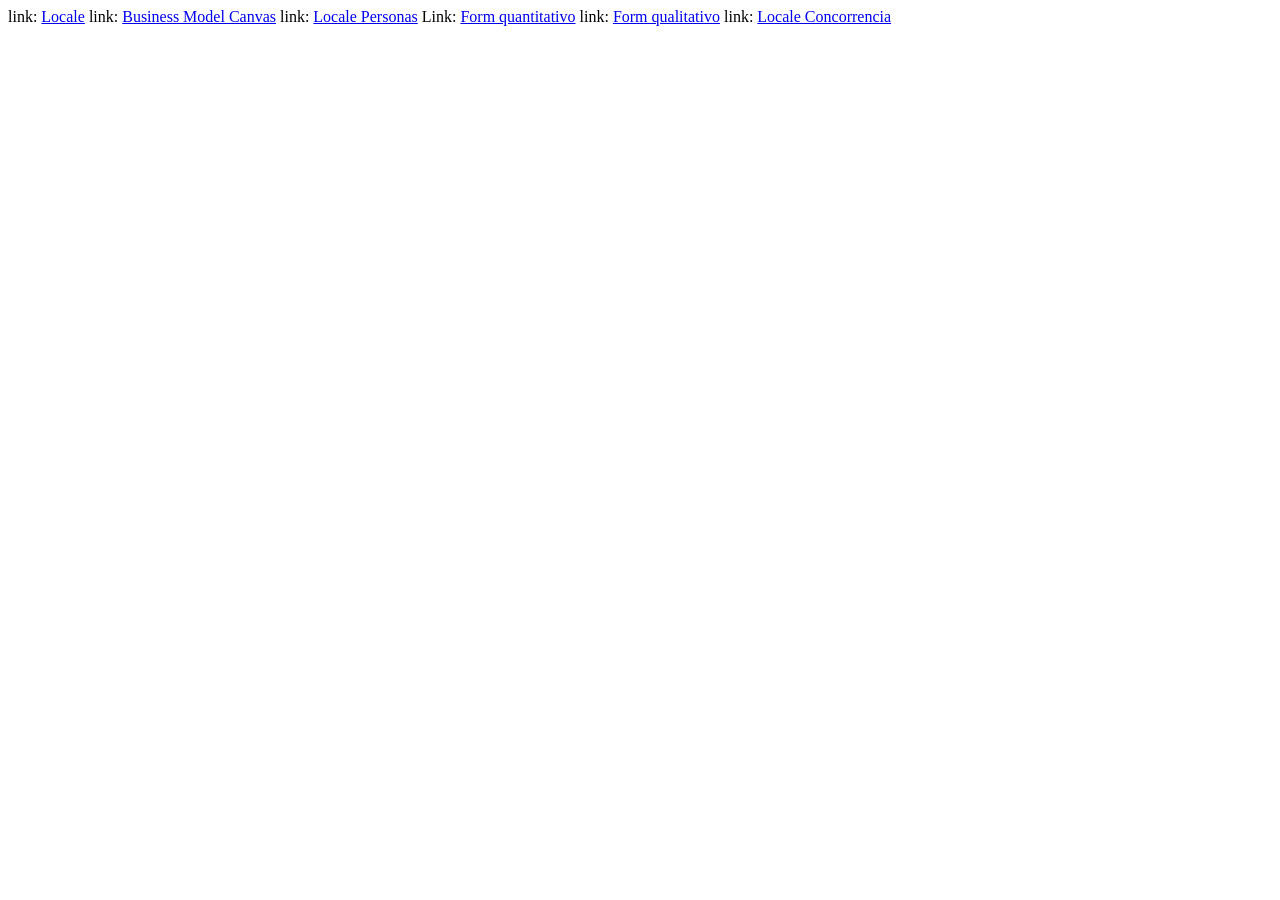
<file: Index.html>
<!DOCTYPE html>
<html lang="en">
<head>
    <meta charset="UTF-8">
    <meta name="viewport" content="width=device-width, initial-scale=1.0">
    <title>Document</title>
</head>
<body>
    link: <a href="pt.html">Locale</a>
    link: <a href="https://github.com/NyL42/links/raw/main/Locale_Business_Model_Canvas.PDF">Business Model Canvas</a>
    link: <a href="locale_personas.html">Locale Personas</a>
    Link: <a href="https://docs.google.com/forms/d/e/1FAIpQLSeYwxCywdA1KRivE7nts_CFdXPPSpjqJnFgNDbSi1WB3sOKSw/viewform?usp=header">Form quantitativo</a>
    link: <a href="https://github.com/NyL42/links/raw/main/form_qualitativo.pdf">Form qualitativo</a>
    link: <a href="locale_concorrencia.html">Locale Concorrencia</a>
</body>
</html>
</file>
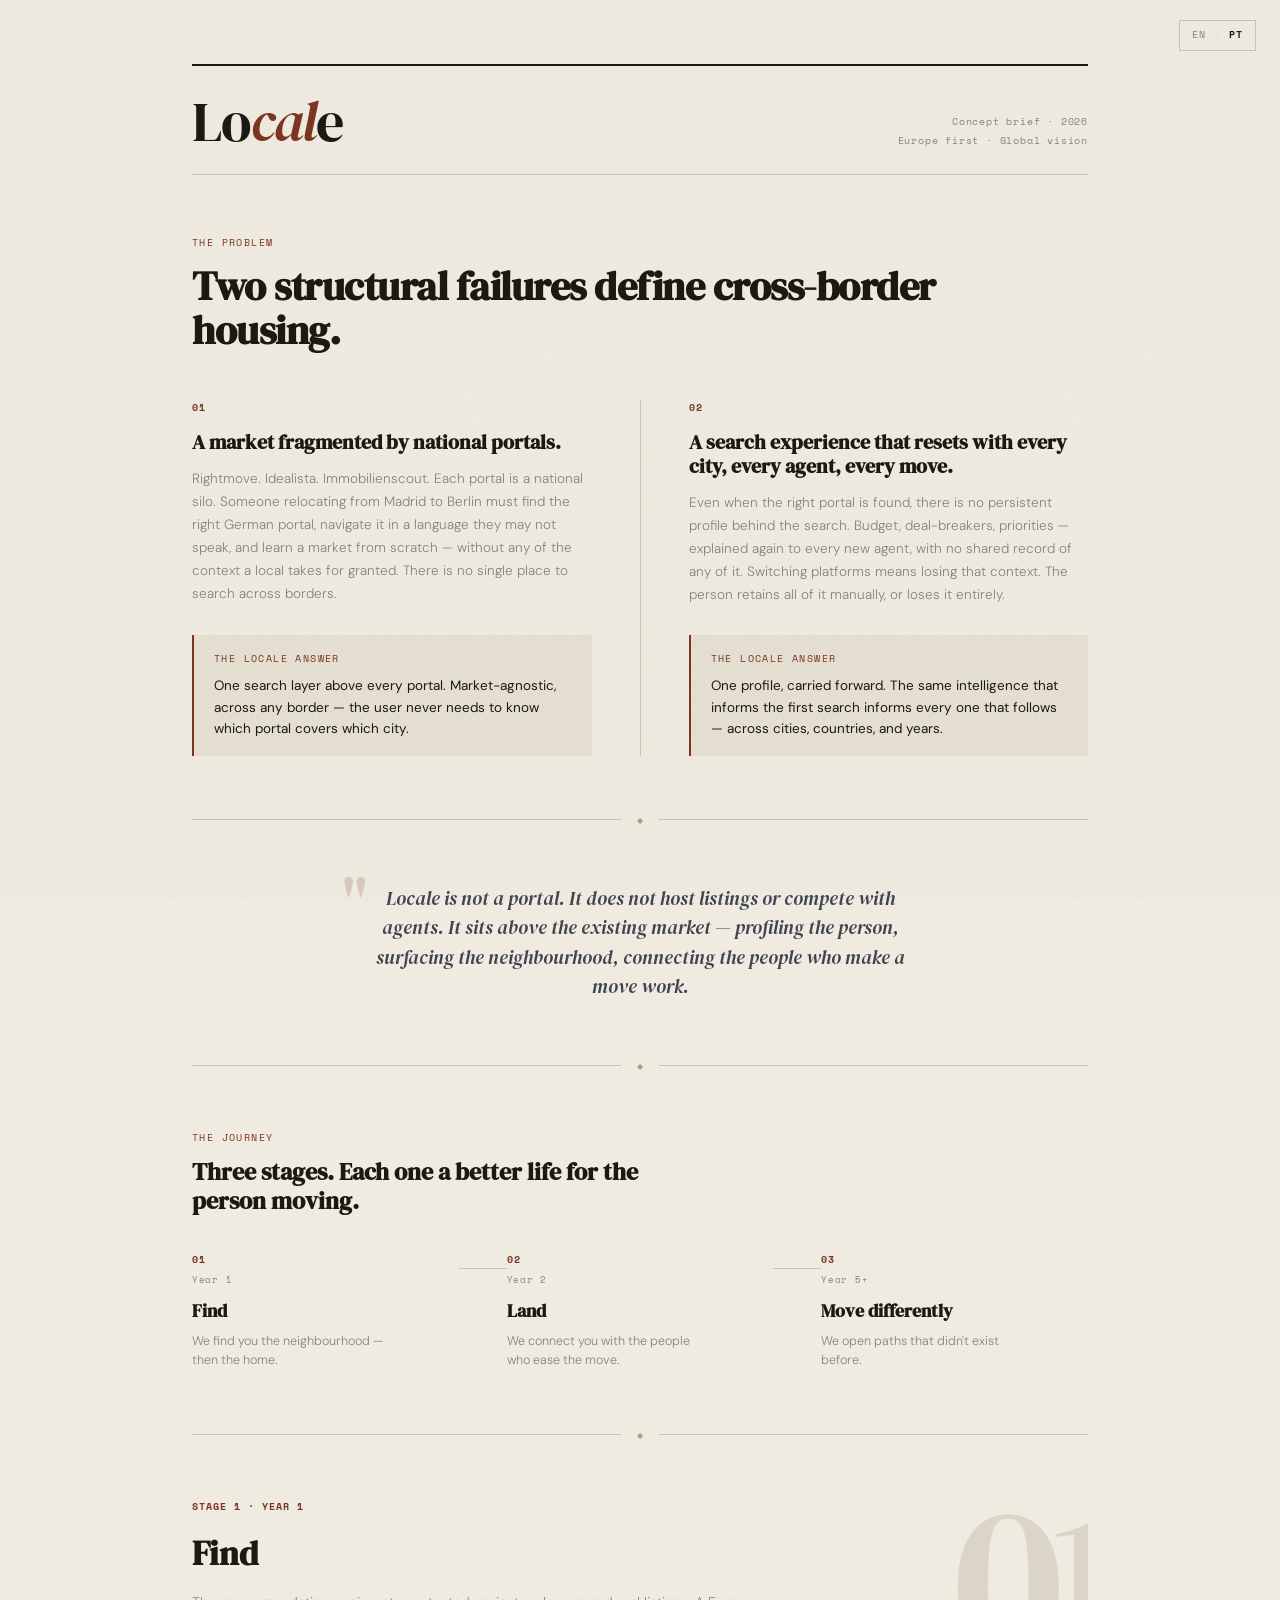
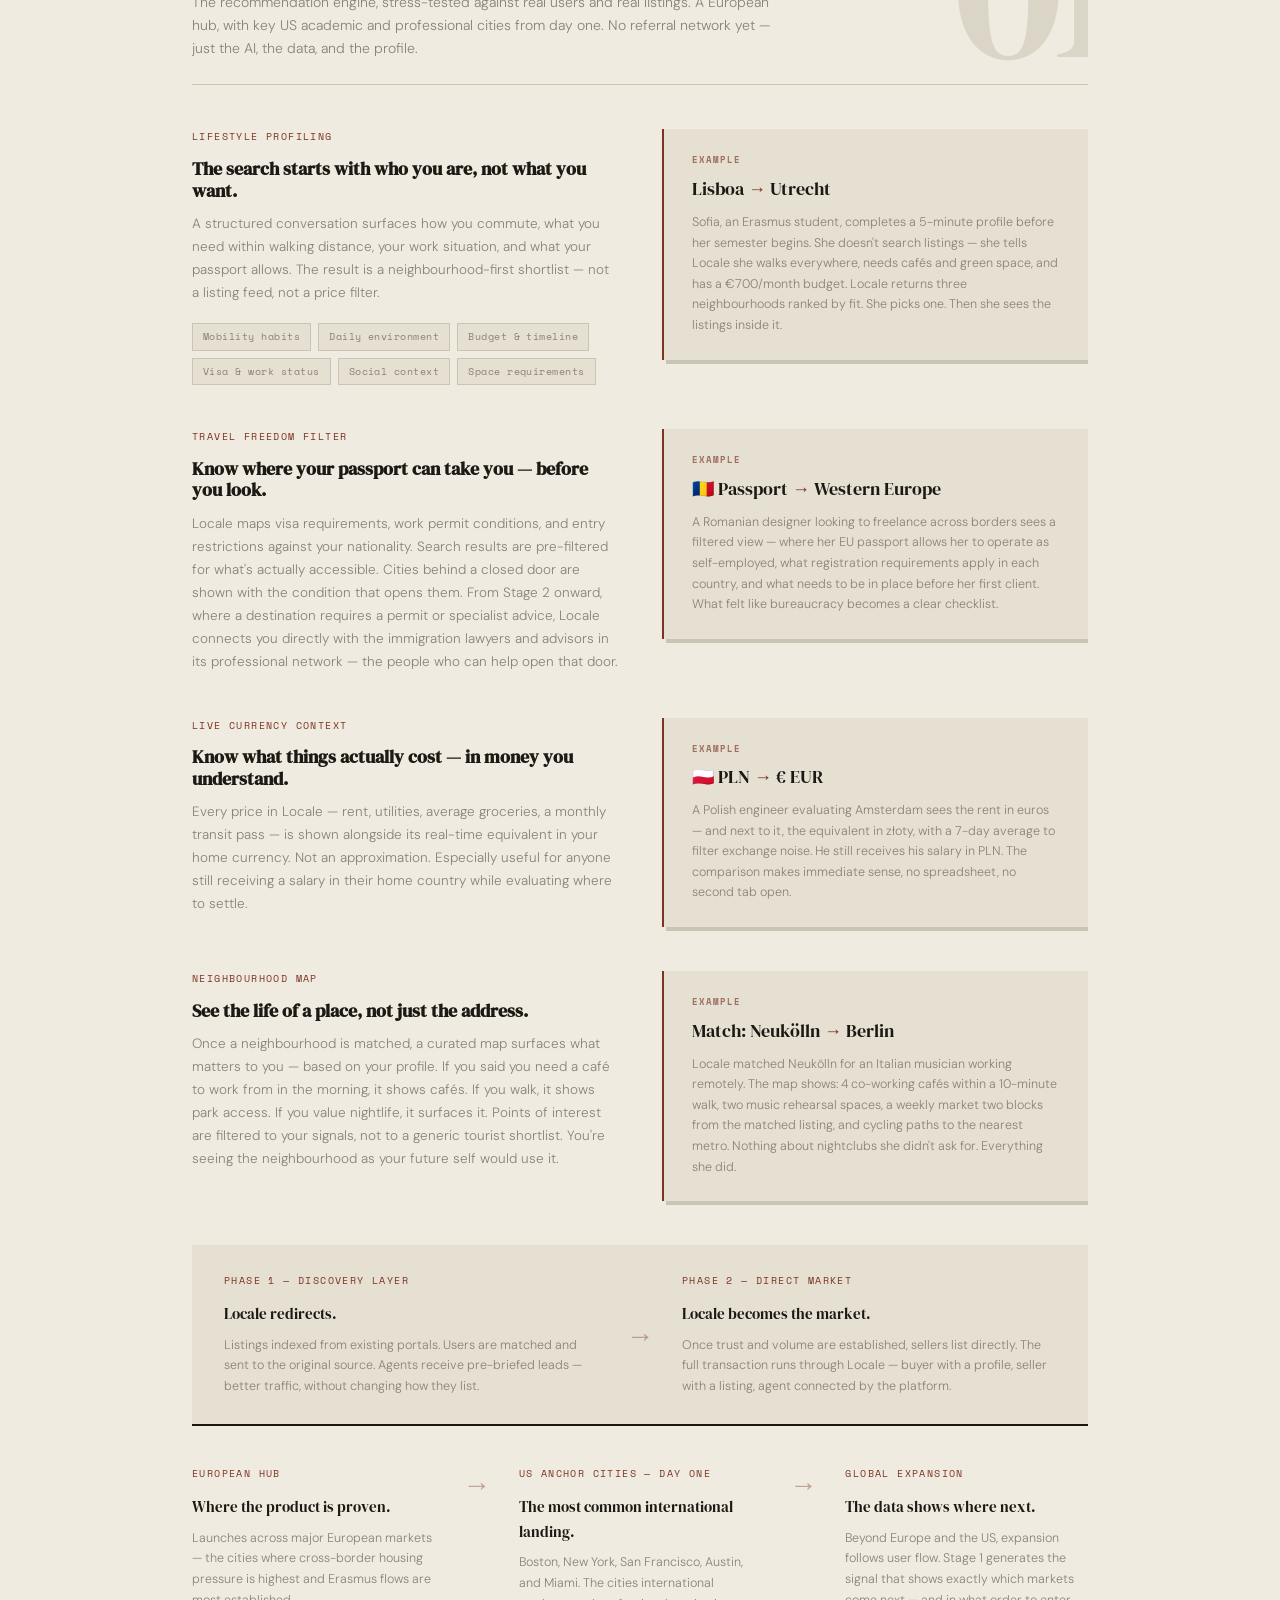
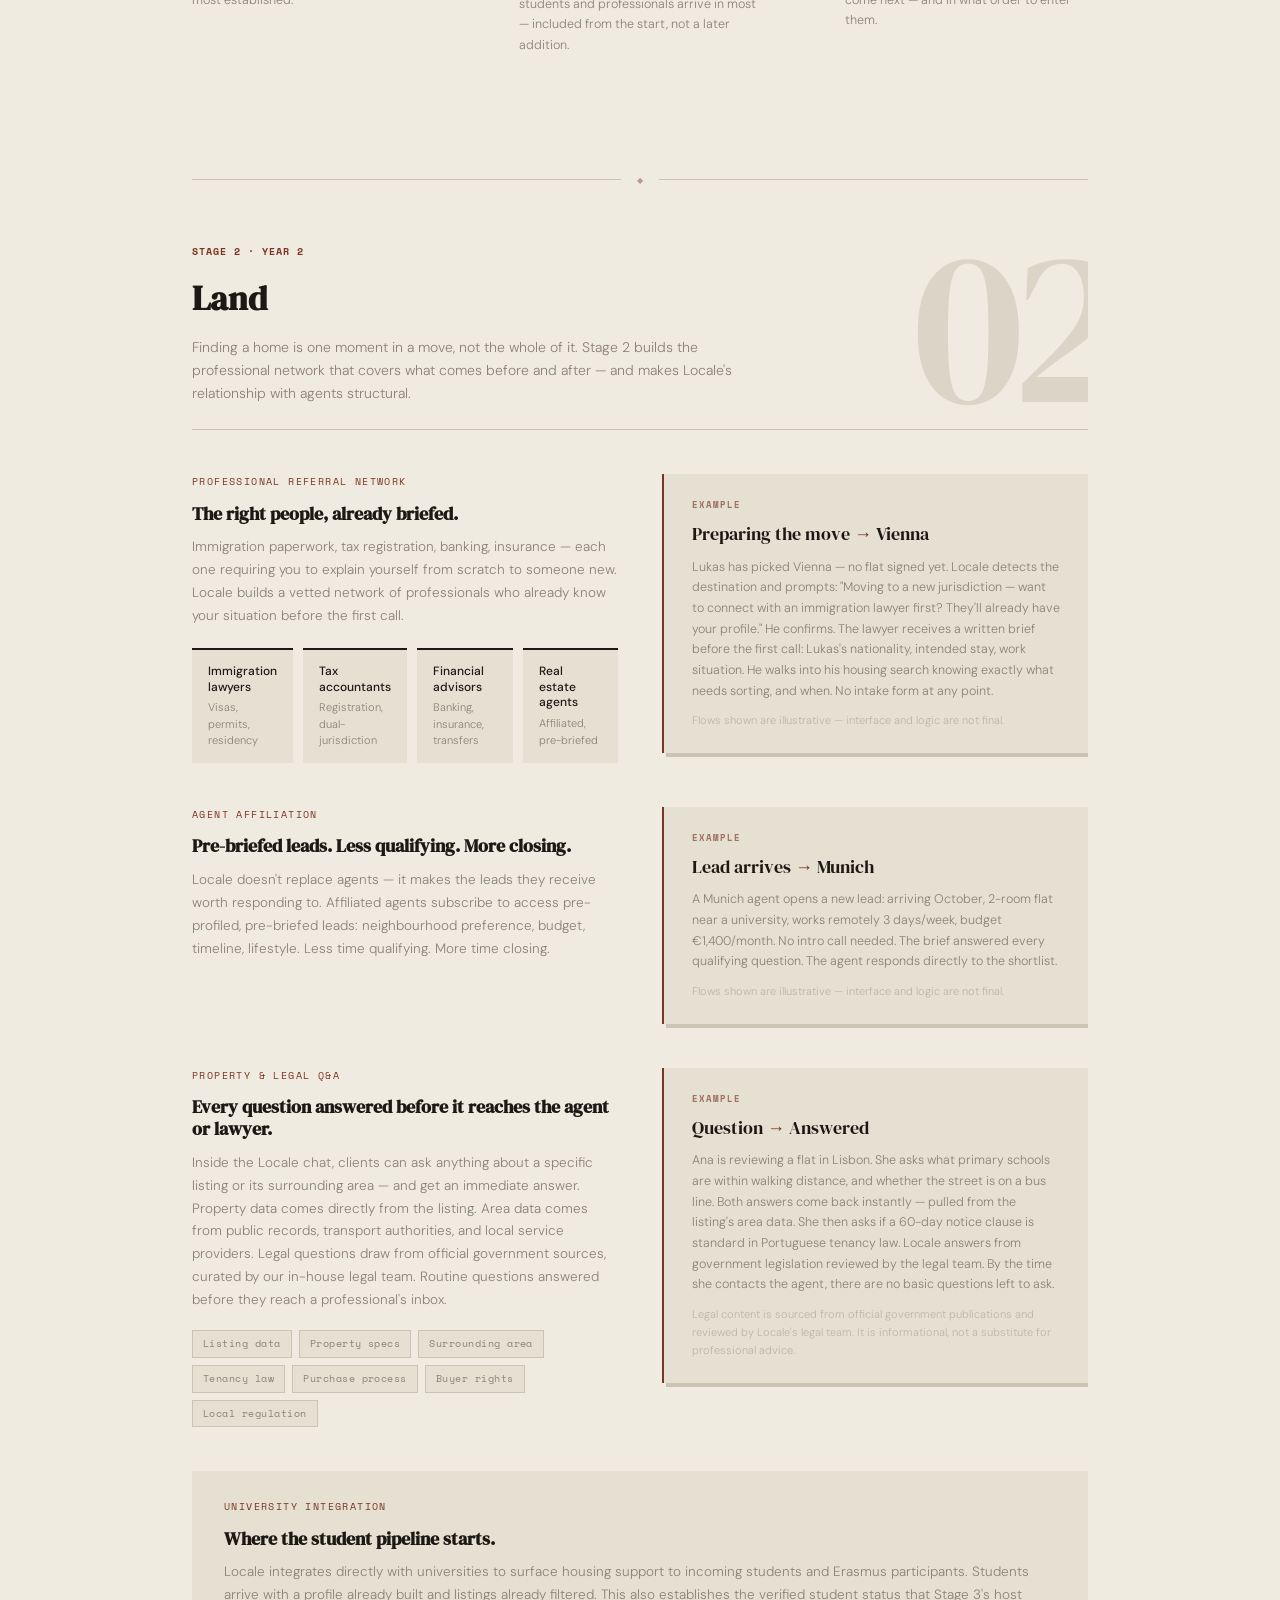
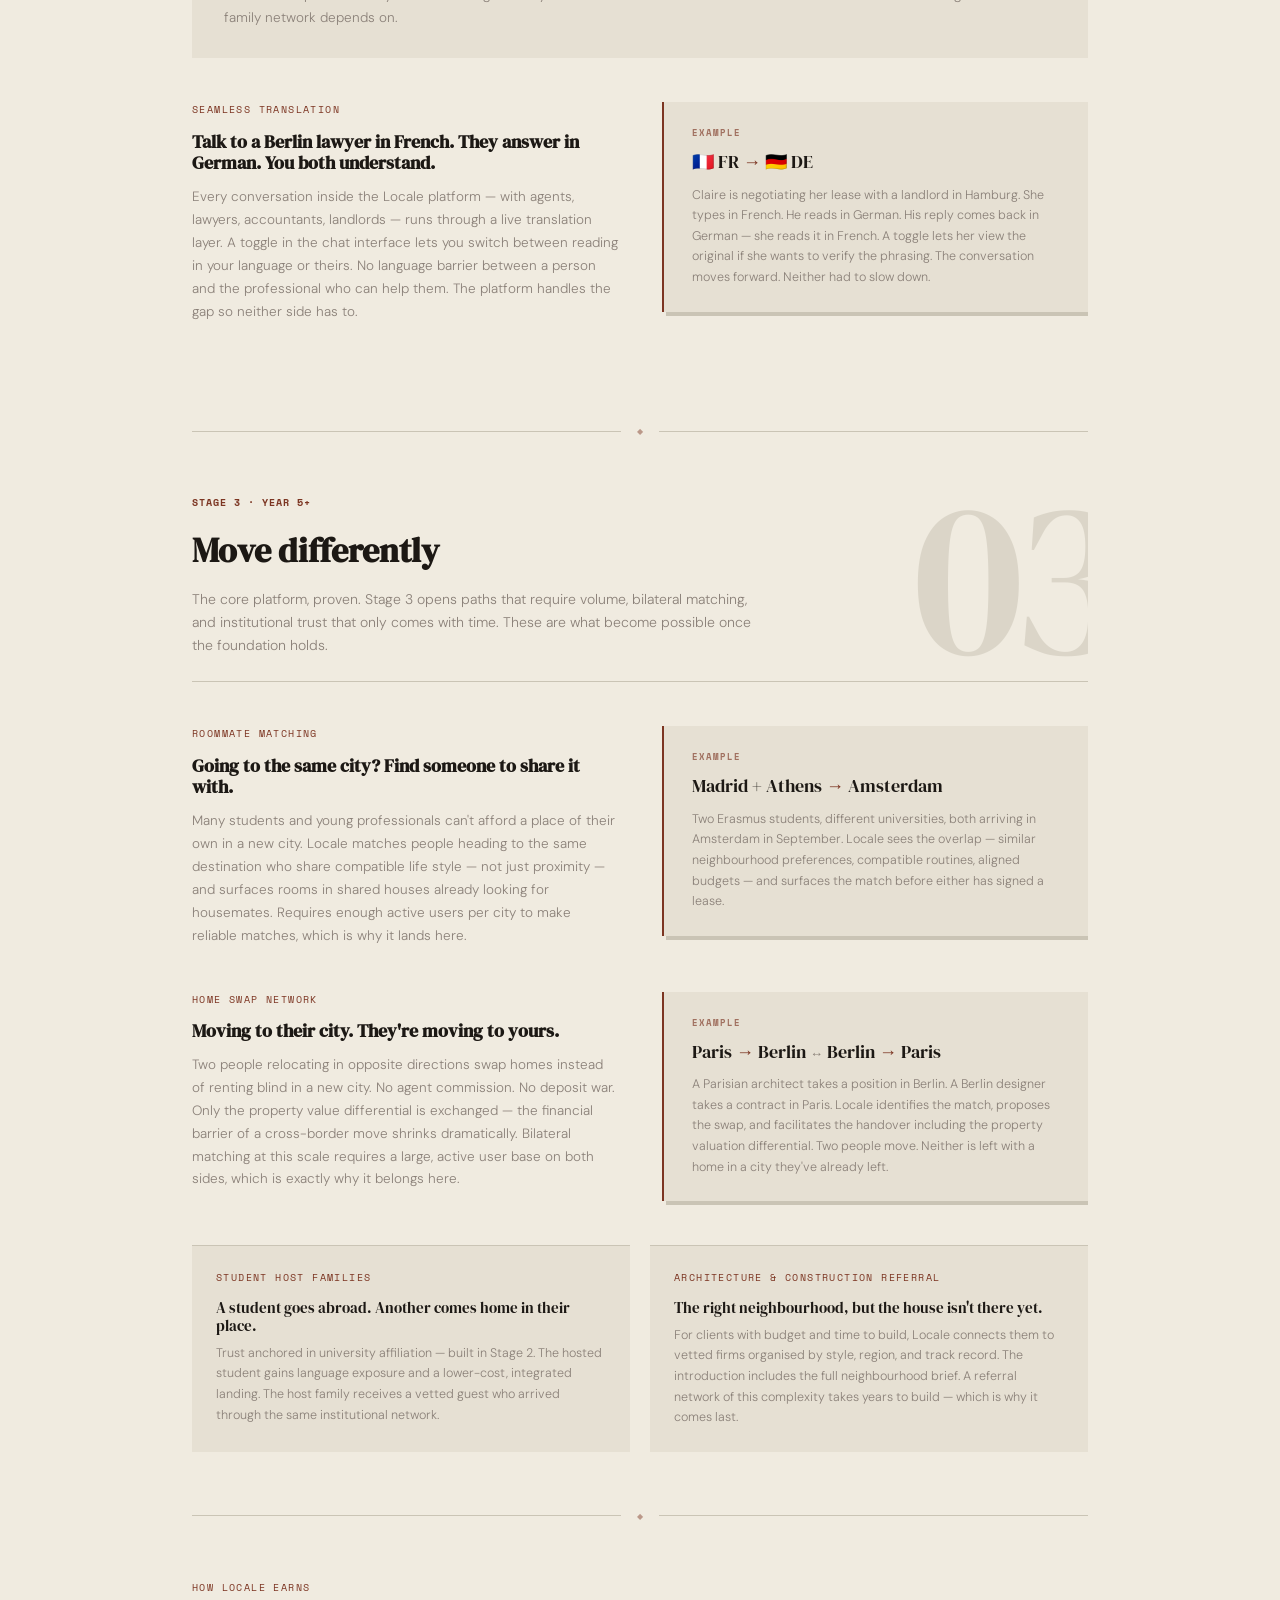
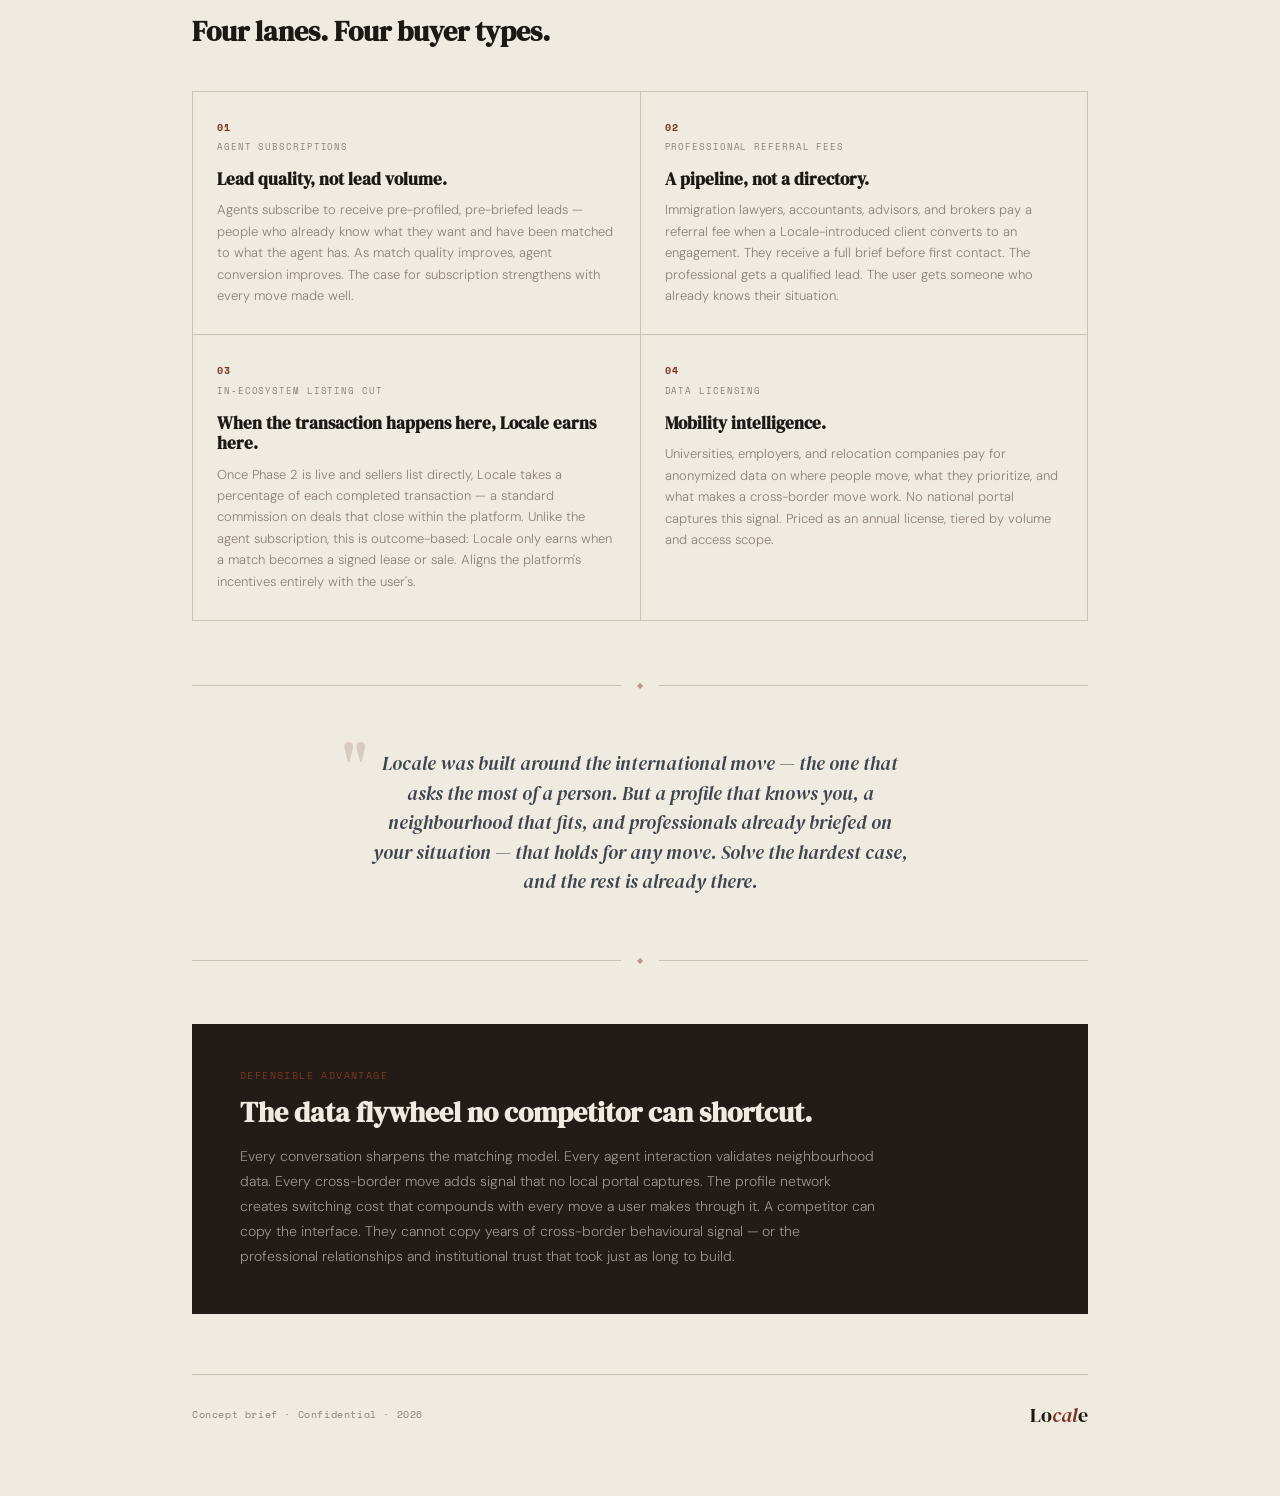
<file: en.html>
<!DOCTYPE html>
<html lang="en">
<head>
<meta charset="UTF-8">
<meta name="viewport" content="width=device-width, initial-scale=1.0">
<title>Locale — Concept Brief</title>
<link rel="icon" type="image/svg+xml" href="icon.svg">
<link rel="stylesheet" href="style.css">
<link href="https://fonts.googleapis.com/css2?family=DM+Serif+Display:ital@0;1&family=DM+Sans:opsz,wght@9..40,300;9..40,400;9..40,500&family=Space+Mono:wght@400;700&display=swap" rel="stylesheet">
</head>
<body>

<div class="lang-toggle">
  <span class="lang-active">EN</span>
  <span class="sep">·</span>
  <a href="pt.html">PT</a>
</div>

<!-- ═══ HEADER ═══ -->
<header>
  <div class="wordmark">Lo<span>cal</span>e</div>
  <div class="tagline">Concept brief · 2026<br>Europe first · Global vision</div>
</header>


<!-- ═══ HERO ═══ -->
<section class="hero">
  <span class="section-label">The problem</span>
  <h1 class="hero-headline">Two structural failures define cross-border housing.</h1>

  <div class="failure-grid">

    <div class="failure-col">
      <span class="failure-num">01</span>
      <h2>A market fragmented by national portals.</h2>
      <p>Rightmove. Idealista. Immobilienscout. Each portal is a national silo. Someone relocating from Madrid to Berlin must find the right German portal, navigate it in a language they may not speak, and learn a market from scratch — without any of the context a local takes for granted. There is no single place to search across borders.</p>
      <div class="answer-block">
        <span class="section-label">The Locale answer</span>
        <p>One search layer above every portal. Market-agnostic, across any border — the user never needs to know which portal covers which city.</p>
      </div>
    </div>

    <div class="failure-divider"></div>

    <div class="failure-col">
      <span class="failure-num">02</span>
      <h2>A search experience that resets with every city, every agent, every move.</h2>
      <p>Even when the right portal is found, there is no persistent profile behind the search. Budget, deal-breakers, priorities — explained again to every new agent, with no shared record of any of it. Switching platforms means losing that context. The person retains all of it manually, or loses it entirely.</p>
      <div class="answer-block">
        <span class="section-label">The Locale answer</span>
        <p>One profile, carried forward. The same intelligence that informs the first search informs every one that follows — across cities, countries, and years.</p>
      </div>
    </div>

  </div>
</section>

<div class="section-rule"><span class="section-rule-mark">◆</span></div>

<!-- ═══ PLATFORM DEFINITION ═══ -->
<section class="platform-def">
  <blockquote>Locale is not a portal. It does not host listings or compete with agents. It sits above the existing market — profiling the person, surfacing the neighbourhood, connecting the people who make a move work.</blockquote>
</section>

<div class="section-rule"><span class="section-rule-mark">◆</span></div>

<!-- ═══ ROADMAP OVERVIEW ═══ -->
<section class="roadmap-overview">
  <span class="section-label">The journey</span>
  <h2>Three stages. Each one a better life for the person moving.</h2>
  <div class="roadmap-track">
    <div class="stage-pill">
      <span class="pill-num">01</span>
      <span class="pill-when">Year 1</span>
      <h3>Find</h3>
      <p>We find you the neighbourhood — then the home.</p>
    </div>
    <div class="pill-connector"></div>
    <div class="stage-pill">
      <span class="pill-num">02</span>
      <span class="pill-when">Year 2</span>
      <h3>Land</h3>
      <p>We connect you with the people who ease the move.</p>
    </div>
    <div class="pill-connector"></div>
    <div class="stage-pill">
      <span class="pill-num">03</span>
      <span class="pill-when">Year 5+</span>
      <h3>Move differently</h3>
      <p>We open paths that didn't exist before.</p>
    </div>
  </div>
</section>

<div class="section-rule"><span class="section-rule-mark">◆</span></div>


<!-- ═══════════════════ STAGE 1 ═══════════════════ -->
<section class="stage-block">
  <div class="stage-bg-num">01</div>

  <div class="stage-header">
    <span class="stage-tag">Stage 1 · Year 1</span>
    <h2 class="stage-title">Find</h2>
    <p class="stage-subtitle">The recommendation engine, stress-tested against real users and real listings. A European hub, with key US academic and professional cities from day one. No referral network yet — just the AI, the data, and the profile.</p>
  </div>

  <!-- Lifestyle profiling -->
  <div class="feature-pair">
    <div class="feature-left">
      <span class="section-label">Lifestyle profiling</span>
      <h3>The search starts with who you are, not what you want.</h3>
      <p>A structured conversation surfaces how you commute, what you need within walking distance, your work situation, and what your passport allows. The result is a neighbourhood-first shortlist — not a listing feed, not a price filter.</p>
      <div class="signal-tags">
        <span>Mobility habits</span>
        <span>Daily environment</span>
        <span>Budget &amp; timeline</span>
        <span>Visa &amp; work status</span>
        <span>Social context</span>
        <span>Space requirements</span>
      </div>
    </div>
    <div class="feature-right">
      <div class="scenario-card">
        <span class="scenario-label">Example</span>
        <div class="scenario-route">Lisboa <span>→</span> Utrecht</div>
        <p>Sofia, an Erasmus student, completes a 5-minute profile before her semester begins. She doesn't search listings — she tells Locale she walks everywhere, needs cafés and green space, and has a €700/month budget. Locale returns three neighbourhoods ranked by fit. She picks one. Then she sees the listings inside it.</p>
      </div>
    </div>
  </div>

  <!-- Travel freedom filter -->
  <div class="feature-pair">
    <div class="feature-left">
      <span class="section-label">Travel freedom filter</span>
      <h3>Know where your passport can take you — before you look.</h3>
      <p>Locale maps visa requirements, work permit conditions, and entry restrictions against your nationality. Search results are pre-filtered for what's actually accessible. Cities behind a closed door are shown with the condition that opens them. From Stage 2 onward, where a destination requires a permit or specialist advice, Locale connects you directly with the immigration lawyers and advisors in its professional network — the people who can help open that door.</p>
    </div>
    <div class="feature-right">
      <div class="scenario-card">
        <span class="scenario-label">Example</span>
        <div class="scenario-route">🇷🇴 Passport <span>→</span> Western Europe</div>
        <p>A Romanian designer looking to freelance across borders sees a filtered view — where her EU passport allows her to operate as self-employed, what registration requirements apply in each country, and what needs to be in place before her first client. What felt like bureaucracy becomes a clear checklist.</p>
      </div>
    </div>
  </div>

  <!-- Currency exchange -->
  <div class="feature-pair">
    <div class="feature-left">
      <span class="section-label">Live currency context</span>
      <h3>Know what things actually cost — in money you understand.</h3>
      <p>Every price in Locale — rent, utilities, average groceries, a monthly transit pass — is shown alongside its real-time equivalent in your home currency. Not an approximation. Especially useful for anyone still receiving a salary in their home country while evaluating where to settle.</p>
    </div>
    <div class="feature-right">
      <div class="scenario-card">
        <span class="scenario-label">Example</span>
        <div class="scenario-route">🇵🇱 PLN <span>→</span> € EUR</div>
        <p>A Polish engineer evaluating Amsterdam sees the rent in euros — and next to it, the equivalent in złoty, with a 7-day average to filter exchange noise. He still receives his salary in PLN. The comparison makes immediate sense, no spreadsheet, no second tab open.</p>
      </div>
    </div>
  </div>

  <!-- Neighbourhood map -->
  <div class="feature-pair">
    <div class="feature-left">
      <span class="section-label">Neighbourhood map</span>
      <h3>See the life of a place, not just the address.</h3>
      <p>Once a neighbourhood is matched, a curated map surfaces what matters to you — based on your profile. If you said you need a café to work from in the morning, it shows cafés. If you walk, it shows park access. If you value nightlife, it surfaces it. Points of interest are filtered to your signals, not to a generic tourist shortlist. You're seeing the neighbourhood as your future self would use it.</p>
    </div>
    <div class="feature-right">
      <div class="scenario-card">
        <span class="scenario-label">Example</span>
        <div class="scenario-route">Match: Neukölln <span>→</span> Berlin</div>
        <p>Locale matched Neukölln for an Italian musician working remotely. The map shows: 4 co-working cafés within a 10-minute walk, two music rehearsal spaces, a weekly market two blocks from the matched listing, and cycling paths to the nearest metro. Nothing about nightclubs she didn't ask for. Everything she did.</p>
      </div>
    </div>
  </div>

  <!-- Listing strategy -->
  <div class="listing-strategy">
    <div class="strat-phase">
      <span class="section-label">Phase 1 — Discovery layer</span>
      <h4>Locale redirects.</h4>
      <p>Listings indexed from existing portals. Users are matched and sent to the original source. Agents receive pre-briefed leads — better traffic, without changing how they list.</p>
    </div>
    <div class="listing-strategy-arrow">→</div>
    <div class="strat-phase">
      <span class="section-label">Phase 2 — Direct market</span>
      <h4>Locale becomes the market.</h4>
      <p>Once trust and volume are established, sellers list directly. The full transaction runs through Locale — buyer with a profile, seller with a listing, agent connected by the platform.</p>
    </div>
  </div>

<!-- Geographic scope -->
  <div class="scope-track">
    <div class="strat-phase">
      <span class="section-label">European hub</span>
      <h4>Where the product is proven.</h4>
      <p>Launches across major European markets — the cities where cross-border housing pressure is highest and Erasmus flows are most established.</p>
    </div>
    <div class="listing-strategy-arrow">→</div>
    <div class="strat-phase">
      <span class="section-label">US anchor cities — day one</span>
      <h4>The most common international landing.</h4>
      <p>Boston, New York, San Francisco, Austin, and Miami. The cities international students and professionals arrive in most — included from the start, not a later addition.</p>
    </div>
    <div class="listing-strategy-arrow">→</div>
    <div class="strat-phase">
      <span class="section-label">Global expansion</span>
      <h4>The data shows where next.</h4>
      <p>Beyond Europe and the US, expansion follows user flow. Stage 1 generates the signal that shows exactly which markets come next — and in what order to enter them.</p>
    </div>
  </div>
</section>

<div class="section-rule"><span class="section-rule-mark">◆</span></div>


<!-- ═══════════════════ STAGE 2 ═══════════════════ -->
<section class="stage-block">
  <div class="stage-bg-num">02</div>

  <div class="stage-header">
    <span class="stage-tag">Stage 2 · Year 2</span>
    <h2 class="stage-title">Land</h2>
    <p class="stage-subtitle">Finding a home is one moment in a move, not the whole of it. Stage 2 builds the professional network that covers what comes before and after — and makes Locale's relationship with agents structural.</p>
  </div>

  <!-- Professional referral -->
  <div class="feature-pair">
    <div class="feature-left">
      <span class="section-label">Professional referral network</span>
      <h3>The right people, already briefed.</h3>
      <p>Immigration paperwork, tax registration, banking, insurance — each one requiring you to explain yourself from scratch to someone new. Locale builds a vetted network of professionals who already know your situation before the first call.</p>
      <div class="pro-grid">
        <div class="pro-card">
          <h4>Immigration lawyers</h4>
          <p>Visas, permits, residency</p>
        </div>
        <div class="pro-card">
          <h4>Tax accountants</h4>
          <p>Registration, dual-jurisdiction</p>
        </div>
        <div class="pro-card">
          <h4>Financial advisors</h4>
          <p>Banking, insurance, transfers</p>
        </div>
        <div class="pro-card">
          <h4>Real estate agents</h4>
          <p>Affiliated, pre-briefed</p>
        </div>
      </div>
    </div>
    <div class="feature-right">
      <div class="scenario-card">
        <span class="scenario-label">Example</span>
        <div class="scenario-route">Preparing the move <span>→</span> Vienna</div>
        <p>Lukas has picked Vienna — no flat signed yet. Locale detects the destination and prompts: "Moving to a new jurisdiction — want to connect with an immigration lawyer first? They'll already have your profile." He confirms. The lawyer receives a written brief before the first call: Lukas's nationality, intended stay, work situation. He walks into his housing search knowing exactly what needs sorting, and when. No intake form at any point.</p>
        <p style="font-size:11px; opacity:0.45; margin-top:10px;">Flows shown are illustrative — interface and logic are not final.</p>
      </div>
    </div>
  </div>

  <!-- Agent affiliation -->
  <div class="feature-pair">
    <div class="feature-left">
      <span class="section-label">Agent affiliation</span>
      <h3>Pre-briefed leads. Less qualifying. More closing.</h3>
      <p>Locale doesn't replace agents — it makes the leads they receive worth responding to. Affiliated agents subscribe to access pre-profiled, pre-briefed leads: neighbourhood preference, budget, timeline, lifestyle. Less time qualifying. More time closing.</p>
    </div>
    <div class="feature-right">
      <div class="scenario-card">
        <span class="scenario-label">Example</span>
        <div class="scenario-route">Lead arrives <span>→</span> Munich</div>
        <p>A Munich agent opens a new lead: arriving October, 2-room flat near a university, works remotely 3 days/week, budget €1,400/month. No intro call needed. The brief answered every qualifying question. The agent responds directly to the shortlist.</p>
        <p style="font-size:11px; opacity:0.45; margin-top:10px;">Flows shown are illustrative — interface and logic are not final.</p>
      </div>
    </div>
  </div>

<!-- AI-powered property & legal Q&A -->
  <div class="feature-pair">
    <div class="feature-left">
      <span class="section-label">Property &amp; legal Q&amp;A</span>
      <h3>Every question answered before it reaches the agent or lawyer.</h3>
      <p>Inside the Locale chat, clients can ask anything about a specific listing or its surrounding area — and get an immediate answer. Property data comes directly from the listing. Area data comes from public records, transport authorities, and local service providers. Legal questions draw from official government sources, curated by our in-house legal team. Routine questions answered before they reach a professional's inbox.</p>
      <div class="signal-tags">
        <span>Listing data</span>
        <span>Property specs</span>
        <span>Surrounding area</span>
        <span>Tenancy law</span>
        <span>Purchase process</span>
        <span>Buyer rights</span>
        <span>Local regulation</span>
      </div>
    </div>
    <div class="feature-right">
      <div class="scenario-card">
        <span class="scenario-label">Example</span>
        <div class="scenario-route">Question <span>→</span> Answered</div>
        <p>Ana is reviewing a flat in Lisbon. She asks what primary schools are within walking distance, and whether the street is on a bus line. Both answers come back instantly — pulled from the listing's area data. She then asks if a 60-day notice clause is standard in Portuguese tenancy law. Locale answers from government legislation reviewed by the legal team. By the time she contacts the agent, there are no basic questions left to ask.</p>
        <p style="font-size:11px; opacity:0.45; margin-top:10px;">Legal content is sourced from official government publications and reviewed by Locale's legal team. It is informational, not a substitute for professional advice.</p>
      </div>
    </div>
  </div>

<!-- University integration -->
  <div class="uni-block">
    <span class="section-label">University integration</span>
    <h3>Where the student pipeline starts.</h3>
    <p>Locale integrates directly with universities to surface housing support to incoming students and Erasmus participants. Students arrive with a profile already built and listings already filtered. This also establishes the verified student status that Stage 3's host family network depends on.</p>
  </div>

  <!-- Translation toggle -->
  <div class="feature-pair">
    <div class="feature-left">
      <span class="section-label">Seamless translation</span>
      <h3>Talk to a Berlin lawyer in French. They answer in German. You both understand.</h3>
      <p>Every conversation inside the Locale platform — with agents, lawyers, accountants, landlords — runs through a live translation layer. A toggle in the chat interface lets you switch between reading in your language or theirs. No language barrier between a person and the professional who can help them. The platform handles the gap so neither side has to.</p>
    </div>
    <div class="feature-right">
      <div class="scenario-card">
        <span class="scenario-label">Example</span>
        <div class="scenario-route">🇫🇷 FR <span>→</span> 🇩🇪 DE</div>
        <p>Claire is negotiating her lease with a landlord in Hamburg. She types in French. He reads in German. His reply comes back in German — she reads it in French. A toggle lets her view the original if she wants to verify the phrasing. The conversation moves forward. Neither had to slow down.</p>
      </div>
    </div>
  </div>
</section>

<div class="section-rule"><span class="section-rule-mark">◆</span></div>


<!-- ═══════════════════ STAGE 3 ═══════════════════ -->
<section class="stage-block">
  <div class="stage-bg-num">03</div>

  <div class="stage-header">
    <span class="stage-tag">Stage 3 · Year 5+</span>
    <h2 class="stage-title">Move differently</h2>
    <p class="stage-subtitle">The core platform, proven. Stage 3 opens paths that require volume, bilateral matching, and institutional trust that only comes with time. These are what become possible once the foundation holds.</p>
  </div>

  <!-- Roommate matching -->
  <div class="feature-pair">
    <div class="feature-left">
      <span class="section-label">Roommate matching</span>
      <h3>Going to the same city? Find someone to share it with.</h3>
      <p>Many students and young professionals can't afford a place of their own in a new city. Locale matches people heading to the same destination who share compatible life style — not just proximity — and surfaces rooms in shared houses already looking for housemates. Requires enough active users per city to make reliable matches, which is why it lands here.</p>
    </div>
    <div class="feature-right">
      <div class="scenario-card">
        <span class="scenario-label">Example</span>
        <div class="scenario-route">Madrid + Athens <span>→</span> Amsterdam</div>
        <p>Two Erasmus students, different universities, both arriving in Amsterdam in September. Locale sees the overlap — similar neighbourhood preferences, compatible routines, aligned budgets — and surfaces the match before either has signed a lease.</p>
      </div>
    </div>
  </div>

  <!-- Home swap -->
  <div class="feature-pair">
    <div class="feature-left">
      <span class="section-label">Home swap network</span>
      <h3>Moving to their city. They're moving to yours.</h3>
      <p>Two people relocating in opposite directions swap homes instead of renting blind in a new city. No agent commission. No deposit war. Only the property value differential is exchanged — the financial barrier of a cross-border move shrinks dramatically. Bilateral matching at this scale requires a large, active user base on both sides, which is exactly why it belongs here.</p>
    </div>
    <div class="feature-right">
      <div class="scenario-card">
        <span class="scenario-label">Example</span>
        <div class="scenario-route">Paris <span>→</span> Berlin <span style="color:var(--muted); font-size:13px;">↔</span> Berlin <span>→</span> Paris</div>
        <p>A Parisian architect takes a position in Berlin. A Berlin designer takes a contract in Paris. Locale identifies the match, proposes the swap, and facilitates the handover including the property valuation differential. Two people move. Neither is left with a home in a city they've already left.</p>
      </div>
    </div>
  </div>

  <!-- Host families + Construction -->
  <div class="two-col-sm">
    <div class="small-card">
      <span class="section-label">Student host families</span>
      <h4>A student goes abroad. Another comes home in their place.</h4>
      <p>Trust anchored in university affiliation — built in Stage 2. The hosted student gains language exposure and a lower-cost, integrated landing. The host family receives a vetted guest who arrived through the same institutional network.</p>
    </div>
    <div class="small-card">
      <span class="section-label">Architecture &amp; construction referral</span>
      <h4>The right neighbourhood, but the house isn't there yet.</h4>
      <p>For clients with budget and time to build, Locale connects them to vetted firms organised by style, region, and track record. The introduction includes the full neighbourhood brief. A referral network of this complexity takes years to build — which is why it comes last.</p>
    </div>
  </div>
</section>

<div class="section-rule"><span class="section-rule-mark">◆</span></div>


<!-- ═══ REVENUE ═══ -->
<section class="revenue">
  <span class="section-label">How Locale earns</span>
  <h2>Four lanes. Four buyer types.</h2>

  <div class="revenue-lanes revenue-lanes--4">
    <div class="revenue-lane">
      <span class="lane-num">01</span>
      <span class="lane-label">Agent subscriptions</span>
      <h3>Lead quality, not lead volume.</h3>
      <p>Agents subscribe to receive pre-profiled, pre-briefed leads — people who already know what they want and have been matched to what the agent has. As match quality improves, agent conversion improves. The case for subscription strengthens with every move made well.</p>
    </div>
    <div class="revenue-lane">
      <span class="lane-num">02</span>
      <span class="lane-label">Professional referral fees</span>
      <h3>A pipeline, not a directory.</h3>
      <p>Immigration lawyers, accountants, advisors, and brokers pay a referral fee when a Locale-introduced client converts to an engagement. They receive a full brief before first contact. The professional gets a qualified lead. The user gets someone who already knows their situation.</p>
    </div>
    <div class="revenue-lane">
      <span class="lane-num">03</span>
      <span class="lane-label">In-ecosystem listing cut</span>
      <h3>When the transaction happens here, Locale earns here.</h3>
      <p>Once Phase 2 is live and sellers list directly, Locale takes a percentage of each completed transaction — a standard commission on deals that close within the platform. Unlike the agent subscription, this is outcome-based: Locale only earns when a match becomes a signed lease or sale. Aligns the platform's incentives entirely with the user's.</p>
    </div>
    <div class="revenue-lane">
      <span class="lane-num">04</span>
      <span class="lane-label">Data licensing</span>
      <h3>Mobility intelligence.</h3>
      <p>Universities, employers, and relocation companies pay for anonymized data on where people move, what they prioritize, and what makes a cross-border move work. No national portal captures this signal. Priced as an annual license, tiered by volume and access scope.</p>
    </div>
  </div>
</section>

<div class="section-rule"><span class="section-rule-mark">◆</span></div>

<!-- ═══ CLOSING THOUGHT ═══ -->
<section class="platform-def">
  <blockquote>Locale was built around the international move — the one that asks the most of a person. But a profile that knows you, a neighbourhood that fits, and professionals already briefed on your situation — that holds for any move. Solve the hardest case, and the rest is already there.</blockquote>
</section>

<div class="section-rule"><span class="section-rule-mark">◆</span></div>

<!-- ═══ MOAT ═══ -->
<section class="moat">
  <span class="section-label">Defensible advantage</span>
  <h2>The data flywheel no competitor can shortcut.</h2>
  <p>Every conversation sharpens the matching model. Every agent interaction validates neighbourhood data. Every cross-border move adds signal that no local portal captures. The profile network creates switching cost that compounds with every move a user makes through it. A competitor can copy the interface. They cannot copy years of cross-border behavioural signal — or the professional relationships and institutional trust that took just as long to build.</p>
</section>


<!-- ═══ FOOTER ═══ -->
<footer>
  <p>Concept brief · Confidential · 2026</p>
  <div class="footer-wordmark">Lo<span>cal</span>e</div>
</footer>

</body>
</html>
</file>
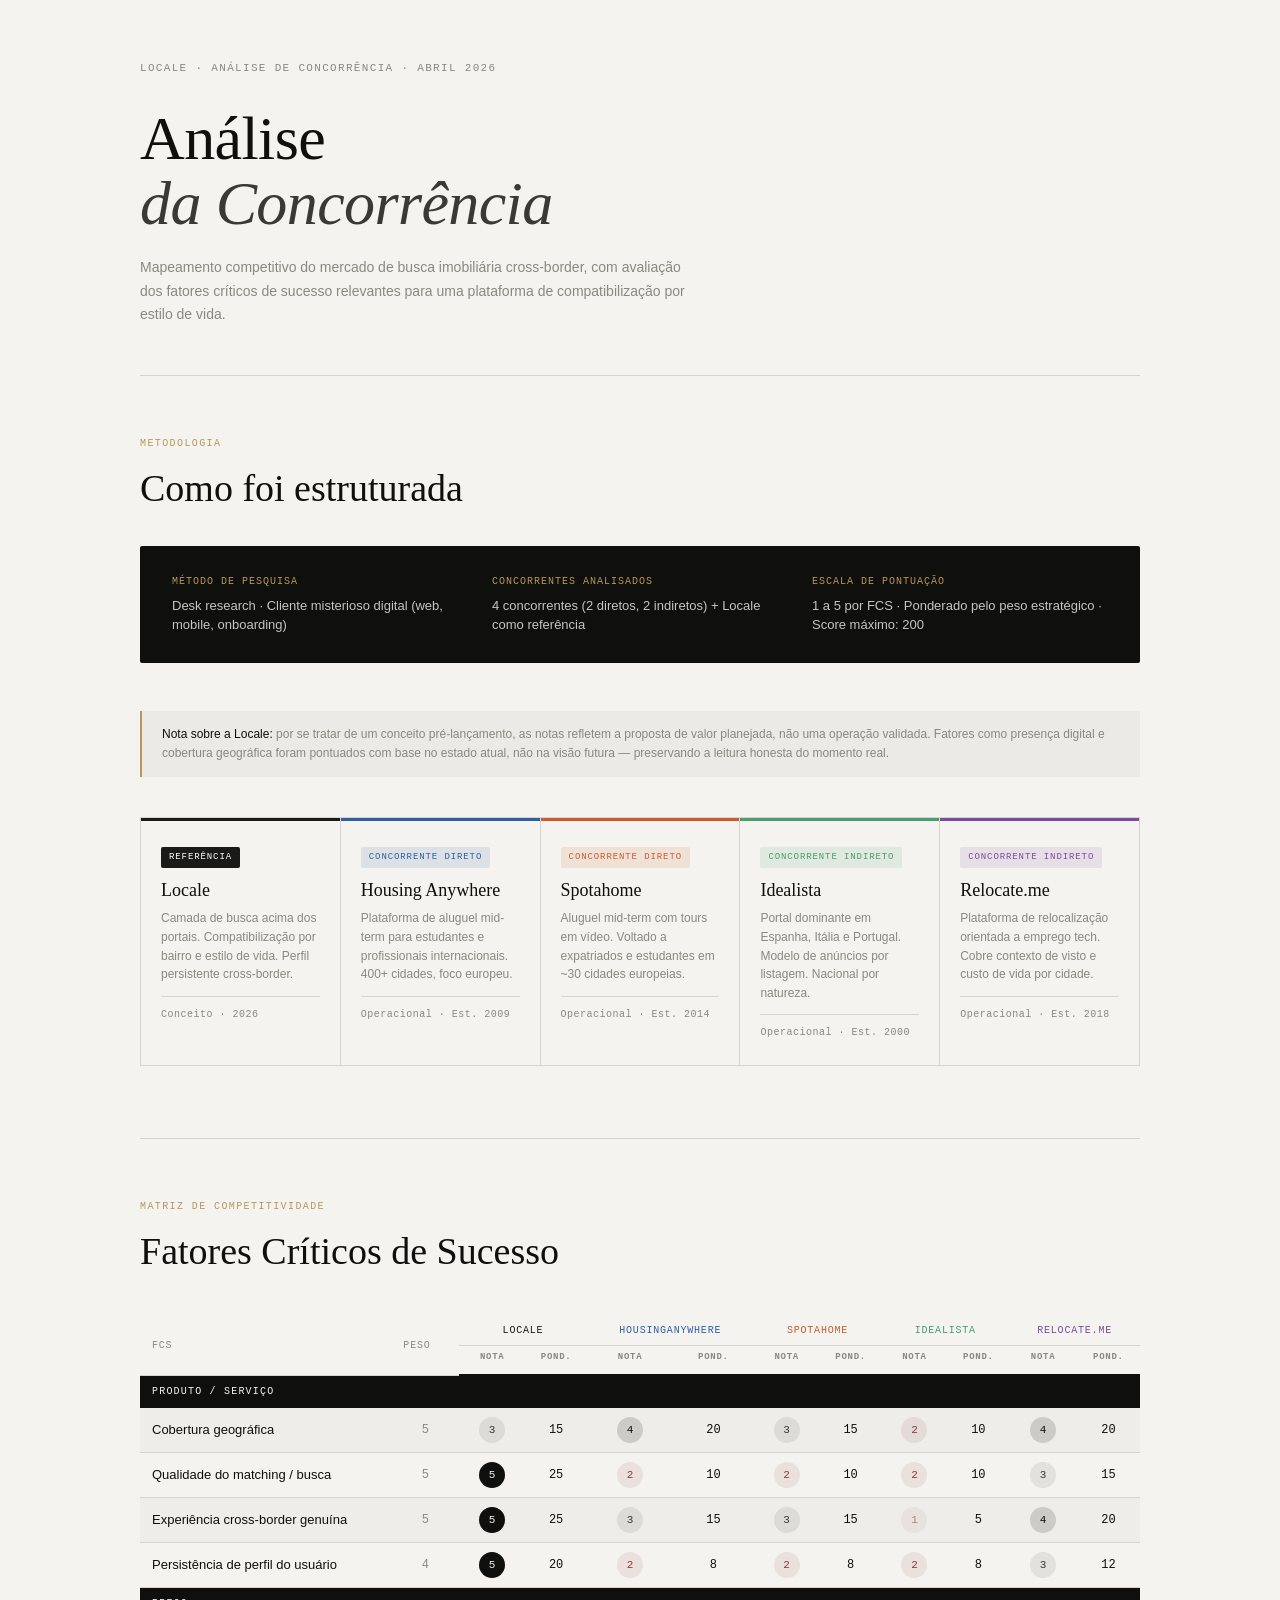
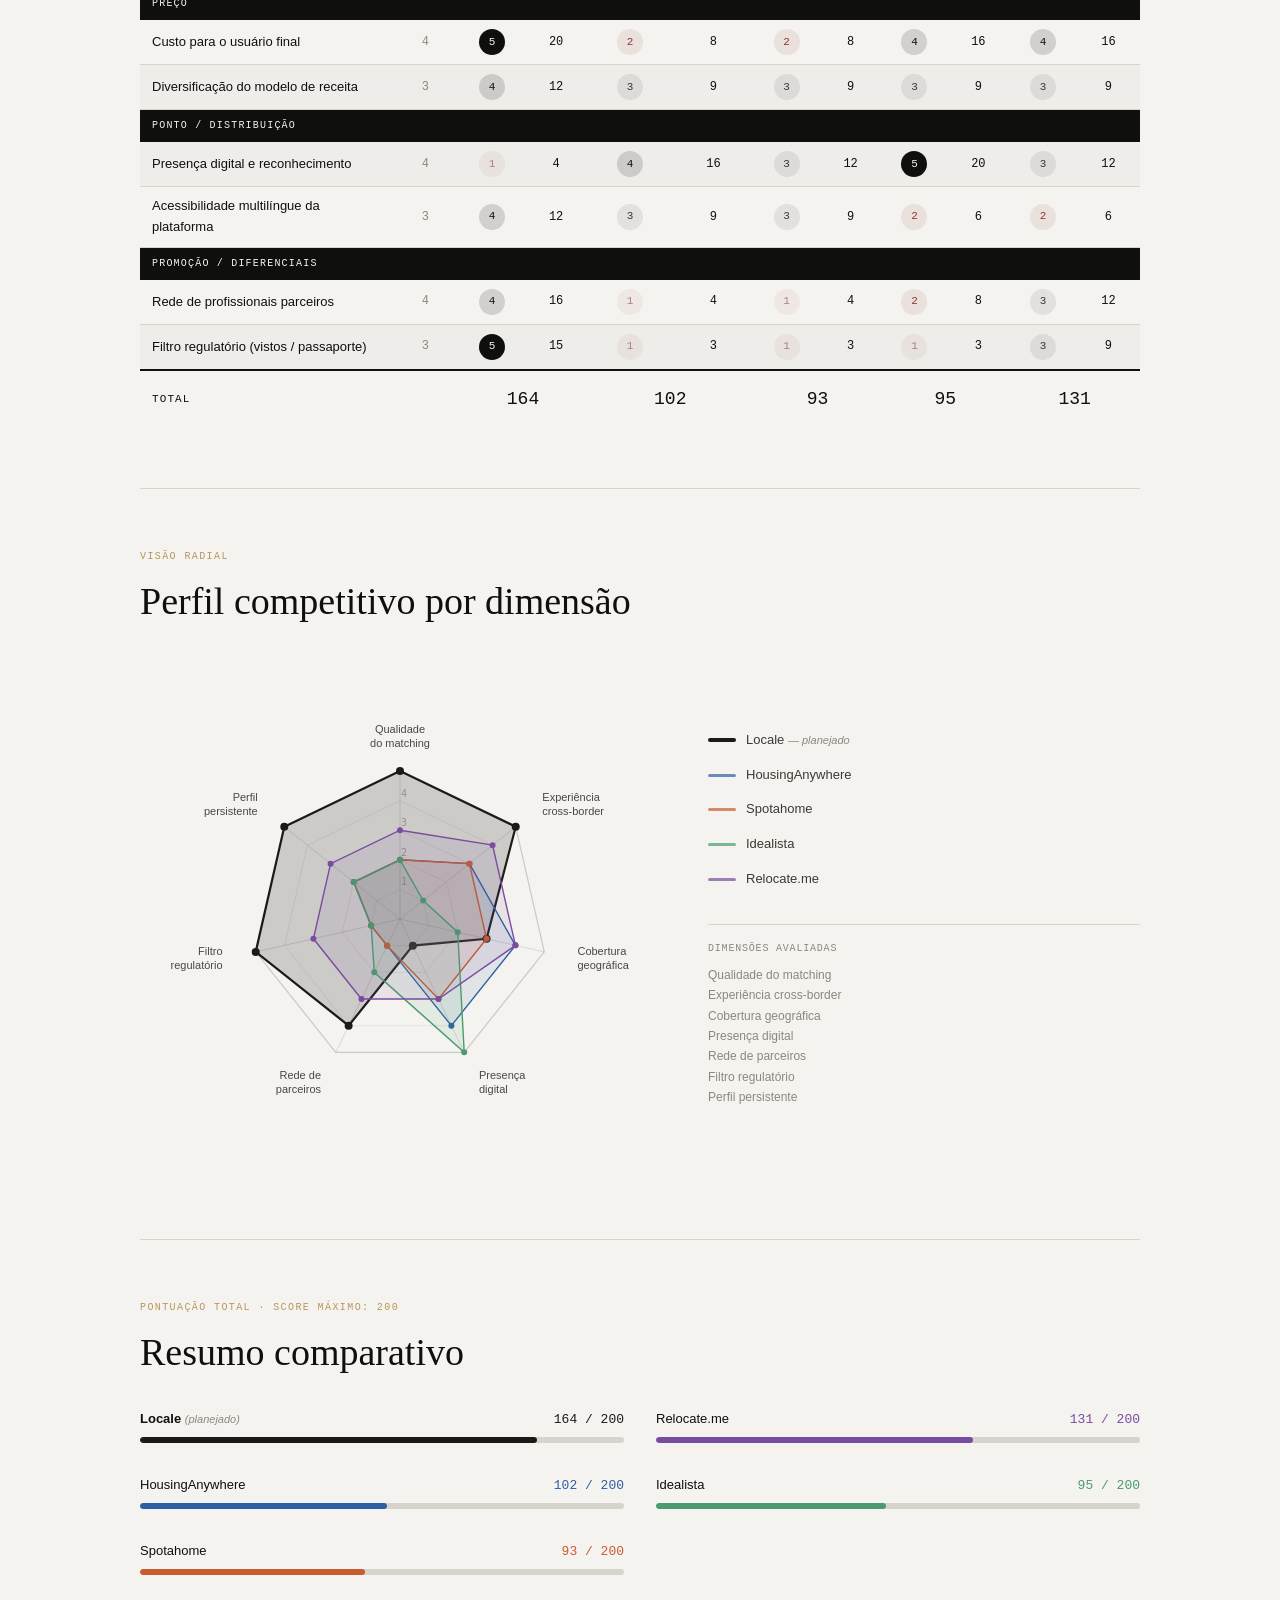
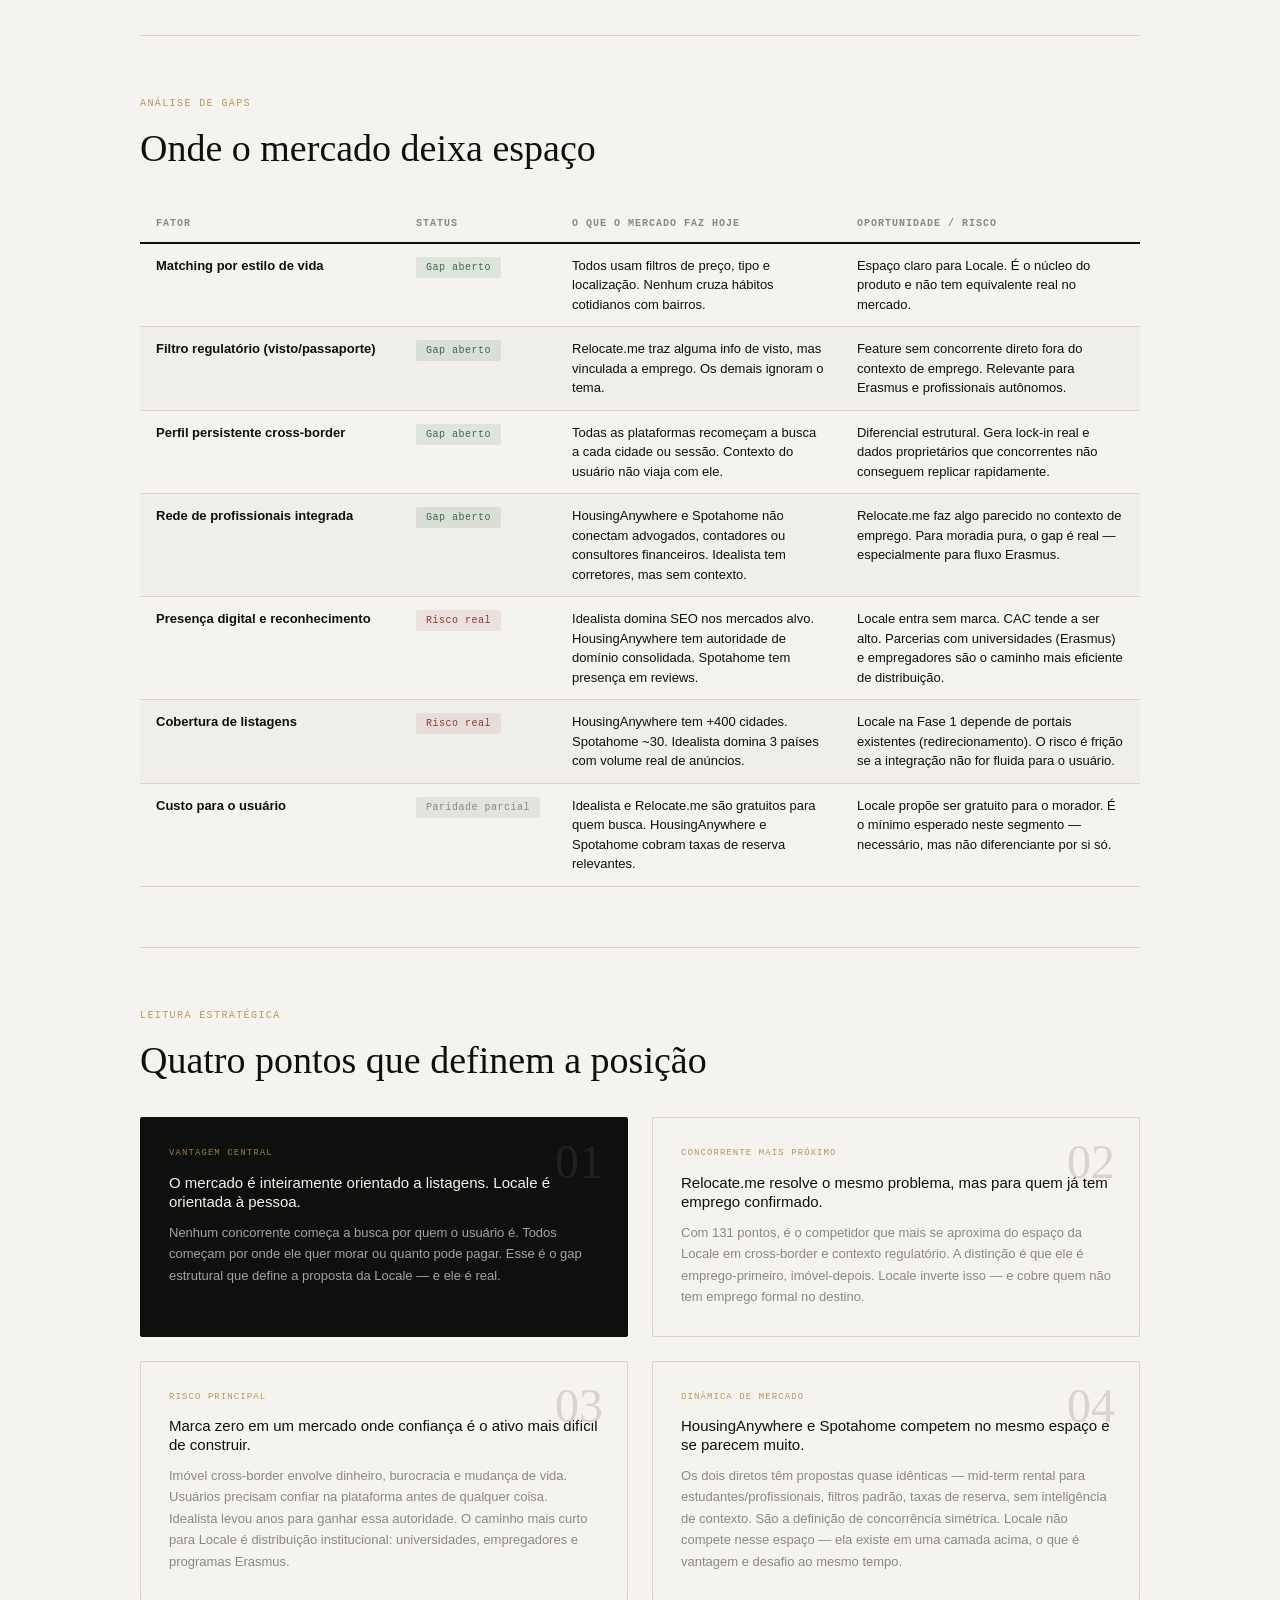
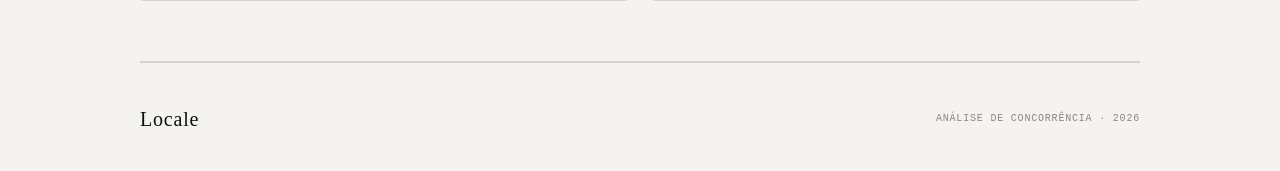
<file: locale_concorrencia.html>
<!DOCTYPE html>
<html lang="pt">
<head>
<meta charset="UTF-8">
<meta name="viewport" content="width=device-width, initial-scale=1.0">
<title>Análise de Concorrência — Locale</title>
<link rel="preconnect" href="https://fonts.googleapis.com">
<link rel="preconnect" href="https://fonts.gstatic.com" crossorigin>
<link href="https://fonts.googleapis.com/css2?family=Cormorant+Garamond:ital,wght@0,300;0,400;0,500;0,600;1,300;1,400&family=DM+Mono:ital,wght@0,300;0,400;0,500;1,300&family=DM+Sans:ital,opsz,wght@0,9..40,300;0,9..40,400;0,9..40,500;1,9..40,300&display=swap">
<style>
  :root {
    --ink:       #0f0f0e;
    --ink-light: #3a3935;
    --ink-faint: #8a8880;
    --paper:     #f5f3ef;
    --rule:      #d8d4cc;
    --accent:    #1a1a18;
    --gold:      #b8975a;
    --green:     #3a6b4a;
    --red:       #8b3a3a;

    --c-locale:   #1a1a18;
    --c-ha:       #2e5fa3;
    --c-spot:     #c85c2e;
    --c-ideal:    #4a9b6f;
    --c-reloc:    #7a4ca0;
  }

  *, *::before, *::after { box-sizing: border-box; margin: 0; padding: 0; }
  html { scroll-behavior: smooth; }
  body {
    background: var(--paper);
    color: var(--ink);
    font-family: 'DM Sans', sans-serif;
    font-weight: 300;
    font-size: 15px;
    line-height: 1.6;
  }

  .wrap { max-width: 1080px; margin: 0 auto; padding: 0 40px; }

  header { border-bottom: 1px solid var(--rule); padding: 60px 0 48px; }
  .header-meta { font-family: 'DM Mono', monospace; font-size: 11px; letter-spacing: 0.12em; text-transform: uppercase; color: var(--ink-faint); margin-bottom: 28px; }
  .header-title { font-family: 'Cormorant Garamond', serif; font-size: clamp(40px, 5vw, 62px); font-weight: 300; line-height: 1.05; letter-spacing: -0.01em; color: var(--ink); margin-bottom: 20px; }
  .header-title em { font-style: italic; color: var(--ink-light); }
  .header-sub { font-size: 14px; color: var(--ink-faint); max-width: 560px; line-height: 1.7; }

  section { padding: 60px 0; border-bottom: 1px solid var(--rule); }
  section:last-child { border-bottom: none; }

  .sec-label { font-family: 'DM Mono', monospace; font-size: 10px; letter-spacing: 0.14em; text-transform: uppercase; color: var(--gold); margin-bottom: 16px; display: block; }
  .sec-title { font-family: 'Cormorant Garamond', serif; font-size: clamp(26px, 3.5vw, 38px); font-weight: 400; line-height: 1.1; margin-bottom: 36px; }

  .method-note { background: var(--ink); color: var(--paper); padding: 28px 32px; border-radius: 2px; display: grid; grid-template-columns: 1fr 1fr 1fr; gap: 24px; margin-bottom: 48px; }
  .method-item .label { font-family: 'DM Mono', monospace; font-size: 10px; letter-spacing: 0.1em; text-transform: uppercase; color: var(--gold); margin-bottom: 6px; }
  .method-item .value { font-size: 13px; color: rgba(245,243,239,0.8); line-height: 1.5; }

  .competitors-grid { display: grid; grid-template-columns: repeat(5, 1fr); gap: 1px; background: var(--rule); border: 1px solid var(--rule); margin-bottom: 12px; }
  .comp-card { background: var(--paper); padding: 24px 20px; position: relative; overflow: hidden; }
  .comp-card::before { content: ''; position: absolute; top: 0; left: 0; right: 0; height: 3px; }
  .comp-card.locale::before  { background: var(--c-locale); }
  .comp-card.ha::before      { background: var(--c-ha); }
  .comp-card.spot::before    { background: var(--c-spot); }
  .comp-card.ideal::before   { background: var(--c-ideal); }
  .comp-card.reloc::before   { background: var(--c-reloc); }

  .comp-tag { font-family: 'DM Mono', monospace; font-size: 9px; letter-spacing: 0.1em; text-transform: uppercase; padding: 3px 8px; border-radius: 2px; display: inline-block; margin-bottom: 12px; }
  .locale .comp-tag  { background: var(--c-locale); color: #fff; }
  .ha .comp-tag      { background: rgba(46,95,163,0.12); color: var(--c-ha); }
  .spot .comp-tag    { background: rgba(200,92,46,0.12); color: var(--c-spot); }
  .ideal .comp-tag   { background: rgba(74,155,111,0.12); color: var(--c-ideal); }
  .reloc .comp-tag   { background: rgba(122,76,160,0.12); color: var(--c-reloc); }

  .comp-name { font-family: 'Cormorant Garamond', serif; font-size: 18px; font-weight: 500; margin-bottom: 8px; line-height: 1.2; }
  .comp-desc { font-size: 12px; color: var(--ink-faint); line-height: 1.55; margin-bottom: 12px; }
  .comp-type { font-family: 'DM Mono', monospace; font-size: 10px; color: var(--ink-faint); border-top: 1px solid var(--rule); padding-top: 10px; letter-spacing: 0.05em; }

  /* ── MATRIX ── */
  .matrix-wrap { overflow-x: auto; margin: 0 -8px; padding: 0 8px; }
  .matrix-table { width: 100%; border-collapse: collapse; font-size: 13px; min-width: 820px; }

  /* colgroup drives column widths — this is what keeps Nota/Pond. aligned */
  .matrix-table col.c-fcs  { width: 190px; }
  .matrix-table col.c-wt   { width: 44px; }
  .matrix-table col.c-note { width: 46px; }
  .matrix-table col.c-pond { width: 46px; }

  .matrix-table thead tr:first-child th {
    padding: 14px 12px 6px;
    text-align: center;
    font-family: 'DM Mono', monospace;
    font-size: 10px;
    font-weight: 400;
    letter-spacing: 0.08em;
    text-transform: uppercase;
    border-bottom: 1px solid var(--rule);
  }
  .matrix-table thead tr:first-child th.fcs-head { text-align: left; color: var(--ink-faint); }
  .matrix-table thead tr:first-child th.locale-head { color: var(--c-locale); }
  .matrix-table thead tr:first-child th.ha-head     { color: var(--c-ha); }
  .matrix-table thead tr:first-child th.spot-head   { color: var(--c-spot); }
  .matrix-table thead tr:first-child th.ideal-head  { color: var(--c-ideal); }
  .matrix-table thead tr:first-child th.reloc-head  { color: var(--c-reloc); }

  /* subhead: only 10 cells (Nota+Pond x5) — no phantom cell */
  .matrix-table thead tr.subhead th {
    padding: 4px 8px 10px;
    font-family: 'DM Mono', monospace;
    font-size: 9px;
    letter-spacing: 0.08em;
    text-transform: uppercase;
    color: var(--ink-faint);
    text-align: center;
    border-bottom: 2px solid var(--ink);
  }

  .cat-row td { background: var(--ink); color: var(--paper); font-family: 'DM Mono', monospace; font-size: 10px; letter-spacing: 0.12em; text-transform: uppercase; padding: 8px 12px; }

  .matrix-table tbody tr.data-row:nth-child(even) td { background: rgba(0,0,0,0.025); }
  .matrix-table tbody tr.data-row td { padding: 9px 12px; border-bottom: 1px solid var(--rule); vertical-align: middle; }
  .matrix-table tbody tr.data-row td.fcs-name { font-size: 13px; color: var(--ink); max-width: 200px; }
  .matrix-table tbody tr.data-row td.weight { text-align: center; font-family: 'DM Mono', monospace; font-size: 12px; color: var(--ink-faint); }
  .matrix-table tbody tr.data-row td.score,
  .matrix-table tbody tr.data-row td.pond { text-align: center; font-family: 'DM Mono', monospace; font-size: 12px; }
  .matrix-table tbody tr.data-row td.pond { font-weight: 500; }

  .score-dot { display: inline-flex; align-items: center; justify-content: center; width: 26px; height: 26px; border-radius: 50%; font-family: 'DM Mono', monospace; font-size: 11px; font-weight: 500; }
  .score-5 { background: var(--ink); color: var(--paper); }
  .score-4 { background: rgba(15,15,14,0.15); color: var(--ink); }
  .score-3 { background: rgba(15,15,14,0.08); color: var(--ink-light); }
  .score-2 { background: rgba(139,58,58,0.1); color: var(--red); }
  .score-1 { background: rgba(139,58,58,0.06); color: rgba(139,58,58,0.6); }

  .total-row td { padding: 14px 12px; border-top: 2px solid var(--ink); font-weight: 500; }
  .total-row .fcs-name { font-family: 'DM Mono', monospace; font-size: 11px; letter-spacing: 0.1em; text-transform: uppercase; }
  .total-row .pond { font-family: 'DM Mono', monospace; font-size: 15px; font-weight: 500; text-align: center; }

  .bars-grid { display: grid; grid-template-columns: 1fr 1fr; gap: 32px; }
  .bar-item { display: flex; flex-direction: column; gap: 6px; }
  .bar-header { display: flex; align-items: baseline; justify-content: space-between; }
  .bar-name { font-size: 13px; color: var(--ink); }
  .bar-score { font-family: 'DM Mono', monospace; font-size: 13px; font-weight: 500; }
  .bar-track { height: 6px; background: var(--rule); border-radius: 3px; overflow: hidden; }
  .bar-fill { height: 100%; border-radius: 3px; }
  .bar-locale  .bar-fill { background: var(--c-locale); }
  .bar-ha      .bar-fill { background: var(--c-ha); }
  .bar-spot    .bar-fill { background: var(--c-spot); }
  .bar-ideal   .bar-fill { background: var(--c-ideal); }
  .bar-reloc   .bar-fill { background: var(--c-reloc); }

  .insights-grid { display: grid; grid-template-columns: 1fr 1fr; gap: 24px; }
  .insight-card { border: 1px solid var(--rule); padding: 28px; border-radius: 2px; position: relative; }
  .insight-card.highlight { border-color: var(--ink); background: var(--ink); color: var(--paper); }
  .insight-num { font-family: 'Cormorant Garamond', serif; font-size: 48px; font-weight: 300; line-height: 1; color: var(--rule); position: absolute; top: 20px; right: 24px; }
  .insight-card.highlight .insight-num { color: rgba(255,255,255,0.08); }
  .insight-tag { font-family: 'DM Mono', monospace; font-size: 9px; letter-spacing: 0.12em; text-transform: uppercase; color: var(--gold); margin-bottom: 12px; display: block; }
  .insight-card.highlight .insight-tag { color: rgba(184,151,90,0.8); }
  .insight-title { font-size: 15px; font-weight: 500; margin-bottom: 10px; line-height: 1.3; }
  .insight-card.highlight .insight-title { color: var(--paper); }
  .insight-text { font-size: 13px; color: var(--ink-faint); line-height: 1.65; }
  .insight-card.highlight .insight-text { color: rgba(245,243,239,0.65); }

  .gap-table { width: 100%; border-collapse: collapse; }
  .gap-table th { font-family: 'DM Mono', monospace; font-size: 10px; letter-spacing: 0.1em; text-transform: uppercase; color: var(--ink-faint); padding: 10px 16px; text-align: left; border-bottom: 2px solid var(--ink); }
  .gap-table td { padding: 12px 16px; border-bottom: 1px solid var(--rule); font-size: 13px; line-height: 1.5; vertical-align: top; }
  .gap-table tr:nth-child(even) td { background: rgba(0,0,0,0.02); }
  .gap-status { display: inline-block; font-family: 'DM Mono', monospace; font-size: 10px; padding: 3px 10px; border-radius: 2px; letter-spacing: 0.05em; white-space: nowrap; }
  .gap-open   { background: rgba(58,107,74,0.12); color: var(--green); }
  .gap-risk   { background: rgba(139,58,58,0.10); color: var(--red); }
  .gap-parity { background: rgba(0,0,0,0.07); color: var(--ink-faint); }

  footer { padding: 40px 0; display: flex; justify-content: space-between; align-items: center; border-top: 1px solid var(--rule); }
  footer .brand { font-family: 'Cormorant Garamond', serif; font-size: 20px; font-weight: 400; letter-spacing: 0.04em; }
  footer .note { font-family: 'DM Mono', monospace; font-size: 10px; color: var(--ink-faint); letter-spacing: 0.08em; text-transform: uppercase; }

  .disclaimer { background: rgba(0,0,0,0.04); border-left: 2px solid var(--gold); padding: 14px 20px; margin-bottom: 40px; font-size: 12px; color: var(--ink-faint); line-height: 1.6; }
  .disclaimer strong { color: var(--ink); font-weight: 500; }

  @media (max-width: 700px) {
    .wrap { padding: 0 20px; }
    .competitors-grid { grid-template-columns: 1fr 1fr; }
    .method-note { grid-template-columns: 1fr; }
    .bars-grid { grid-template-columns: 1fr; }
    .insights-grid { grid-template-columns: 1fr; }
  }
</style>
</head>
<body>

<div class="wrap">

  <header>
    <p class="header-meta">Locale · Análise de Concorrência · Abril 2026</p>
    <h1 class="header-title">Análise<br><em>da Concorrência</em></h1>
    <p class="header-sub">
      Mapeamento competitivo do mercado de busca imobiliária cross-border, 
      com avaliação dos fatores críticos de sucesso relevantes para uma 
      plataforma de compatibilização por estilo de vida.
    </p>
  </header>

  <section>
    <span class="sec-label">Metodologia</span>
    <h2 class="sec-title">Como foi estruturada</h2>

    <div class="method-note">
      <div class="method-item">
        <div class="label">Método de pesquisa</div>
        <div class="value">Desk research · Cliente misterioso digital (web, mobile, onboarding)</div>
      </div>
      <div class="method-item">
        <div class="label">Concorrentes analisados</div>
        <div class="value">4 concorrentes (2 diretos, 2 indiretos) + Locale como referência</div>
      </div>
      <div class="method-item">
        <div class="label">Escala de pontuação</div>
        <div class="value">1 a 5 por FCS · Ponderado pelo peso estratégico · Score máximo: 200</div>
      </div>
    </div>

    <div class="disclaimer">
      <strong>Nota sobre a Locale:</strong> por se tratar de um conceito pré-lançamento, as notas refletem 
      a proposta de valor planejada, não uma operação validada. Fatores como 
      presença digital e cobertura geográfica foram pontuados com base no estado atual, 
      não na visão futura — preservando a leitura honesta do momento real.
    </div>

    <div class="competitors-grid">
      <div class="comp-card locale">
        <span class="comp-tag">Referência</span>
        <div class="comp-name">Locale</div>
        <div class="comp-desc">Camada de busca acima dos portais. Compatibilização por bairro e estilo de vida. Perfil persistente cross-border.</div>
        <div class="comp-type">Conceito · 2026</div>
      </div>
      <div class="comp-card ha">
        <span class="comp-tag">Concorrente Direto</span>
        <div class="comp-name">Housing Anywhere</div>
        <div class="comp-desc">Plataforma de aluguel mid-term para estudantes e profissionais internacionais. 400+ cidades, foco europeu.</div>
        <div class="comp-type">Operacional · Est. 2009</div>
      </div>
      <div class="comp-card spot">
        <span class="comp-tag">Concorrente Direto</span>
        <div class="comp-name">Spotahome</div>
        <div class="comp-desc">Aluguel mid-term com tours em vídeo. Voltado a expatriados e estudantes em ~30 cidades europeias.</div>
        <div class="comp-type">Operacional · Est. 2014</div>
      </div>
      <div class="comp-card ideal">
        <span class="comp-tag">Concorrente Indireto</span>
        <div class="comp-name">Idealista</div>
        <div class="comp-desc">Portal dominante em Espanha, Itália e Portugal. Modelo de anúncios por listagem. Nacional por natureza.</div>
        <div class="comp-type">Operacional · Est. 2000</div>
      </div>
      <div class="comp-card reloc">
        <span class="comp-tag">Concorrente Indireto</span>
        <div class="comp-name">Relocate.me</div>
        <div class="comp-desc">Plataforma de relocalização orientada a emprego tech. Cobre contexto de visto e custo de vida por cidade.</div>
        <div class="comp-type">Operacional · Est. 2018</div>
      </div>
    </div>
  </section>

  <section>
    <span class="sec-label">Matriz de Competitividade</span>
    <h2 class="sec-title">Fatores Críticos de Sucesso</h2>

    <div class="matrix-wrap">
      <table class="matrix-table">
        <!--
          12 columns total:
          col 1  = FCS name
          col 2  = Peso
          cols 3-4   = Locale  (Nota, Pond.)
          cols 5-6   = HA      (Nota, Pond.)
          cols 7-8   = Spot    (Nota, Pond.)
          cols 9-10  = Ideal   (Nota, Pond.)
          cols 11-12 = Reloc   (Nota, Pond.)
        -->
        <colgroup>
          <col class="c-fcs">
          <col class="c-wt">
          <col class="c-note"><col class="c-pond">
          <col class="c-note"><col class="c-pond">
          <col class="c-note"><col class="c-pond">
          <col class="c-note"><col class="c-pond">
          <col class="c-note"><col class="c-pond">
        </colgroup>
        <thead>
          <tr>
            <th class="fcs-head" rowspan="2">FCS</th>
            <th class="fcs-head" rowspan="2">Peso</th>
            <th class="locale-head" colspan="2">Locale</th>
            <th class="ha-head"     colspan="2">HousingAnywhere</th>
            <th class="spot-head"   colspan="2">Spotahome</th>
            <th class="ideal-head"  colspan="2">Idealista</th>
            <th class="reloc-head"  colspan="2">Relocate.me</th>
          </tr>
          <!-- FIX: was 11 cells (phantom empty th at start); now correctly 10 -->
          <tr class="subhead">
            <th>Nota</th><th>Pond.</th>
            <th>Nota</th><th>Pond.</th>
            <th>Nota</th><th>Pond.</th>
            <th>Nota</th><th>Pond.</th>
            <th>Nota</th><th>Pond.</th>
          </tr>
        </thead>
        <tbody>

          <tr class="cat-row"><td colspan="12">Produto / Serviço</td></tr>

          <tr class="data-row">
            <td class="fcs-name">Cobertura geográfica</td>
            <td class="weight">5</td>
            <td class="score"><span class="score-dot score-3">3</span></td><td class="pond">15</td>
            <td class="score"><span class="score-dot score-4">4</span></td><td class="pond">20</td>
            <td class="score"><span class="score-dot score-3">3</span></td><td class="pond">15</td>
            <td class="score"><span class="score-dot score-2">2</span></td><td class="pond">10</td>
            <td class="score"><span class="score-dot score-4">4</span></td><td class="pond">20</td>
          </tr>

          <tr class="data-row">
            <td class="fcs-name">Qualidade do matching / busca</td>
            <td class="weight">5</td>
            <td class="score"><span class="score-dot score-5">5</span></td><td class="pond">25</td>
            <td class="score"><span class="score-dot score-2">2</span></td><td class="pond">10</td>
            <td class="score"><span class="score-dot score-2">2</span></td><td class="pond">10</td>
            <td class="score"><span class="score-dot score-2">2</span></td><td class="pond">10</td>
            <td class="score"><span class="score-dot score-3">3</span></td><td class="pond">15</td>
          </tr>

          <tr class="data-row">
            <td class="fcs-name">Experiência cross-border genuína</td>
            <td class="weight">5</td>
            <td class="score"><span class="score-dot score-5">5</span></td><td class="pond">25</td>
            <td class="score"><span class="score-dot score-3">3</span></td><td class="pond">15</td>
            <td class="score"><span class="score-dot score-3">3</span></td><td class="pond">15</td>
            <td class="score"><span class="score-dot score-1">1</span></td><td class="pond">5</td>
            <td class="score"><span class="score-dot score-4">4</span></td><td class="pond">20</td>
          </tr>

          <tr class="data-row">
            <td class="fcs-name">Persistência de perfil do usuário</td>
            <td class="weight">4</td>
            <td class="score"><span class="score-dot score-5">5</span></td><td class="pond">20</td>
            <td class="score"><span class="score-dot score-2">2</span></td><td class="pond">8</td>
            <td class="score"><span class="score-dot score-2">2</span></td><td class="pond">8</td>
            <td class="score"><span class="score-dot score-2">2</span></td><td class="pond">8</td>
            <td class="score"><span class="score-dot score-3">3</span></td><td class="pond">12</td>
          </tr>

          <tr class="cat-row"><td colspan="12">Preço</td></tr>

          <tr class="data-row">
            <td class="fcs-name">Custo para o usuário final</td>
            <td class="weight">4</td>
            <td class="score"><span class="score-dot score-5">5</span></td><td class="pond">20</td>
            <td class="score"><span class="score-dot score-2">2</span></td><td class="pond">8</td>
            <td class="score"><span class="score-dot score-2">2</span></td><td class="pond">8</td>
            <td class="score"><span class="score-dot score-4">4</span></td><td class="pond">16</td>
            <td class="score"><span class="score-dot score-4">4</span></td><td class="pond">16</td>
          </tr>

          <tr class="data-row">
            <td class="fcs-name">Diversificação do modelo de receita</td>
            <td class="weight">3</td>
            <td class="score"><span class="score-dot score-4">4</span></td><td class="pond">12</td>
            <td class="score"><span class="score-dot score-3">3</span></td><td class="pond">9</td>
            <td class="score"><span class="score-dot score-3">3</span></td><td class="pond">9</td>
            <td class="score"><span class="score-dot score-3">3</span></td><td class="pond">9</td>
            <td class="score"><span class="score-dot score-3">3</span></td><td class="pond">9</td>
          </tr>

          <tr class="cat-row"><td colspan="12">Ponto / Distribuição</td></tr>

          <tr class="data-row">
            <td class="fcs-name">Presença digital e reconhecimento</td>
            <td class="weight">4</td>
            <td class="score"><span class="score-dot score-1">1</span></td><td class="pond">4</td>
            <td class="score"><span class="score-dot score-4">4</span></td><td class="pond">16</td>
            <td class="score"><span class="score-dot score-3">3</span></td><td class="pond">12</td>
            <td class="score"><span class="score-dot score-5">5</span></td><td class="pond">20</td>
            <td class="score"><span class="score-dot score-3">3</span></td><td class="pond">12</td>
          </tr>

          <tr class="data-row">
            <td class="fcs-name">Acessibilidade multilíngue da plataforma</td>
            <td class="weight">3</td>
            <td class="score"><span class="score-dot score-4">4</span></td><td class="pond">12</td>
            <td class="score"><span class="score-dot score-3">3</span></td><td class="pond">9</td>
            <td class="score"><span class="score-dot score-3">3</span></td><td class="pond">9</td>
            <td class="score"><span class="score-dot score-2">2</span></td><td class="pond">6</td>
            <td class="score"><span class="score-dot score-2">2</span></td><td class="pond">6</td>
          </tr>

          <tr class="cat-row"><td colspan="12">Promoção / Diferenciais</td></tr>

          <tr class="data-row">
            <td class="fcs-name">Rede de profissionais parceiros</td>
            <td class="weight">4</td>
            <td class="score"><span class="score-dot score-4">4</span></td><td class="pond">16</td>
            <td class="score"><span class="score-dot score-1">1</span></td><td class="pond">4</td>
            <td class="score"><span class="score-dot score-1">1</span></td><td class="pond">4</td>
            <td class="score"><span class="score-dot score-2">2</span></td><td class="pond">8</td>
            <td class="score"><span class="score-dot score-3">3</span></td><td class="pond">12</td>
          </tr>

          <tr class="data-row">
            <td class="fcs-name">Filtro regulatório (vistos / passaporte)</td>
            <td class="weight">3</td>
            <td class="score"><span class="score-dot score-5">5</span></td><td class="pond">15</td>
            <td class="score"><span class="score-dot score-1">1</span></td><td class="pond">3</td>
            <td class="score"><span class="score-dot score-1">1</span></td><td class="pond">3</td>
            <td class="score"><span class="score-dot score-1">1</span></td><td class="pond">3</td>
            <td class="score"><span class="score-dot score-3">3</span></td><td class="pond">9</td>
          </tr>

          <tr class="total-row">
            <td class="fcs-name" colspan="2">Total</td>
            <td colspan="2" class="pond" style="font-size:18px;">164</td>
            <td colspan="2" class="pond" style="font-size:18px;">102</td>
            <td colspan="2" class="pond" style="font-size:18px;">93</td>
            <td colspan="2" class="pond" style="font-size:18px;">95</td>
            <td colspan="2" class="pond" style="font-size:18px;">131</td>
          </tr>

        </tbody>
      </table>
    </div>
  </section>

  <section>
    <span class="sec-label">Visão Radial</span>
    <h2 class="sec-title">Perfil competitivo por dimensão</h2>
    <div style="display:flex; gap:48px; align-items:center; flex-wrap:wrap;">
      <canvas id="radarChart" width="520" height="520" style="flex-shrink:0; max-width:100%;"></canvas>
      <div id="radarLegend" style="display:flex; flex-direction:column; gap:14px; flex:1; min-width:180px;"></div>
    </div>
  </section>

  <section>
    <span class="sec-label">Pontuação Total · Score máximo: 200</span>
    <h2 class="sec-title">Resumo comparativo</h2>
    <div class="bars-grid">
      <div class="bar-item bar-locale">
        <div class="bar-header">
          <span class="bar-name"><strong>Locale</strong> <span style="font-size:11px;color:var(--ink-faint);font-style:italic;">(planejado)</span></span>
          <span class="bar-score" style="color:var(--c-locale);">164 / 200</span>
        </div>
        <div class="bar-track"><div class="bar-fill" style="width:82%;"></div></div>
      </div>
      <div class="bar-item bar-reloc">
        <div class="bar-header">
          <span class="bar-name">Relocate.me</span>
          <span class="bar-score" style="color:var(--c-reloc);">131 / 200</span>
        </div>
        <div class="bar-track"><div class="bar-fill" style="width:65.5%;"></div></div>
      </div>
      <div class="bar-item bar-ha">
        <div class="bar-header">
          <span class="bar-name">HousingAnywhere</span>
          <span class="bar-score" style="color:var(--c-ha);">102 / 200</span>
        </div>
        <div class="bar-track"><div class="bar-fill" style="width:51%;"></div></div>
      </div>
      <div class="bar-item bar-ideal">
        <div class="bar-header">
          <span class="bar-name">Idealista</span>
          <span class="bar-score" style="color:var(--c-ideal);">95 / 200</span>
        </div>
        <div class="bar-track"><div class="bar-fill" style="width:47.5%;"></div></div>
      </div>
      <div class="bar-item bar-spot">
        <div class="bar-header">
          <span class="bar-name">Spotahome</span>
          <span class="bar-score" style="color:var(--c-spot);">93 / 200</span>
        </div>
        <div class="bar-track"><div class="bar-fill" style="width:46.5%;"></div></div>
      </div>
    </div>
  </section>

  <section>
    <span class="sec-label">Análise de Gaps</span>
    <h2 class="sec-title">Onde o mercado deixa espaço</h2>
    <table class="gap-table">
      <thead>
        <tr>
          <th style="width:26%;">Fator</th>
          <th style="width:14%;">Status</th>
          <th>O que o mercado faz hoje</th>
          <th>Oportunidade / Risco</th>
        </tr>
      </thead>
      <tbody>
        <tr>
          <td><strong>Matching por estilo de vida</strong></td>
          <td><span class="gap-status gap-open">Gap aberto</span></td>
          <td>Todos usam filtros de preço, tipo e localização. Nenhum cruza hábitos cotidianos com bairros.</td>
          <td>Espaço claro para Locale. É o núcleo do produto e não tem equivalente real no mercado.</td>
        </tr>
        <tr>
          <td><strong>Filtro regulatório (visto/passaporte)</strong></td>
          <td><span class="gap-status gap-open">Gap aberto</span></td>
          <td>Relocate.me traz alguma info de visto, mas vinculada a emprego. Os demais ignoram o tema.</td>
          <td>Feature sem concorrente direto fora do contexto de emprego. Relevante para Erasmus e profissionais autônomos.</td>
        </tr>
        <tr>
          <td><strong>Perfil persistente cross-border</strong></td>
          <td><span class="gap-status gap-open">Gap aberto</span></td>
          <td>Todas as plataformas recomeçam a busca a cada cidade ou sessão. Contexto do usuário não viaja com ele.</td>
          <td>Diferencial estrutural. Gera lock-in real e dados proprietários que concorrentes não conseguem replicar rapidamente.</td>
        </tr>
        <tr>
          <td><strong>Rede de profissionais integrada</strong></td>
          <td><span class="gap-status gap-open">Gap aberto</span></td>
          <td>HousingAnywhere e Spotahome não conectam advogados, contadores ou consultores financeiros. Idealista tem corretores, mas sem contexto.</td>
          <td>Relocate.me faz algo parecido no contexto de emprego. Para moradia pura, o gap é real — especialmente para fluxo Erasmus.</td>
        </tr>
        <tr>
          <td><strong>Presença digital e reconhecimento</strong></td>
          <td><span class="gap-status gap-risk">Risco real</span></td>
          <td>Idealista domina SEO nos mercados alvo. HousingAnywhere tem autoridade de domínio consolidada. Spotahome tem presença em reviews.</td>
          <td>Locale entra sem marca. CAC tende a ser alto. Parcerias com universidades (Erasmus) e empregadores são o caminho mais eficiente de distribuição.</td>
        </tr>
        <tr>
          <td><strong>Cobertura de listagens</strong></td>
          <td><span class="gap-status gap-risk">Risco real</span></td>
          <td>HousingAnywhere tem +400 cidades. Spotahome ~30. Idealista domina 3 países com volume real de anúncios.</td>
          <td>Locale na Fase 1 depende de portais existentes (redirecionamento). O risco é frição se a integração não for fluida para o usuário.</td>
        </tr>
        <tr>
          <td><strong>Custo para o usuário</strong></td>
          <td><span class="gap-status gap-parity">Paridade parcial</span></td>
          <td>Idealista e Relocate.me são gratuitos para quem busca. HousingAnywhere e Spotahome cobram taxas de reserva relevantes.</td>
          <td>Locale propõe ser gratuito para o morador. É o mínimo esperado neste segmento — necessário, mas não diferenciante por si só.</td>
        </tr>
      </tbody>
    </table>
  </section>

  <section>
    <span class="sec-label">Leitura Estratégica</span>
    <h2 class="sec-title">Quatro pontos que definem a posição</h2>
    <div class="insights-grid">
      <div class="insight-card highlight">
        <span class="insight-num">01</span>
        <span class="insight-tag">Vantagem central</span>
        <div class="insight-title">O mercado é inteiramente orientado a listagens. Locale é orientada à pessoa.</div>
        <div class="insight-text">
          Nenhum concorrente começa a busca por quem o usuário é. Todos começam por onde ele quer morar 
          ou quanto pode pagar. Esse é o gap estrutural que define a proposta da Locale — e ele é real.
        </div>
      </div>
      <div class="insight-card">
        <span class="insight-num">02</span>
        <span class="insight-tag">Concorrente mais próximo</span>
        <div class="insight-title">Relocate.me resolve o mesmo problema, mas para quem já tem emprego confirmado.</div>
        <div class="insight-text">
          Com 131 pontos, é o competidor que mais se aproxima do espaço da Locale em cross-border e 
          contexto regulatório. A distinção é que ele é emprego-primeiro, imóvel-depois. 
          Locale inverte isso — e cobre quem não tem emprego formal no destino.
        </div>
      </div>
      <div class="insight-card">
        <span class="insight-num">03</span>
        <span class="insight-tag">Risco principal</span>
        <div class="insight-title">Marca zero em um mercado onde confiança é o ativo mais difícil de construir.</div>
        <div class="insight-text">
          Imóvel cross-border envolve dinheiro, burocracia e mudança de vida. 
          Usuários precisam confiar na plataforma antes de qualquer coisa. 
          Idealista levou anos para ganhar essa autoridade. O caminho mais curto para Locale 
          é distribuição institucional: universidades, empregadores e programas Erasmus.
        </div>
      </div>
      <div class="insight-card">
        <span class="insight-num">04</span>
        <span class="insight-tag">Dinâmica de mercado</span>
        <div class="insight-title">HousingAnywhere e Spotahome competem no mesmo espaço e se parecem muito.</div>
        <div class="insight-text">
          Os dois diretos têm propostas quase idênticas — mid-term rental para estudantes/profissionais, 
          filtros padrão, taxas de reserva, sem inteligência de contexto. 
          São a definição de concorrência simétrica. Locale não compete nesse espaço — 
          ela existe em uma camada acima, o que é vantagem e desafio ao mesmo tempo.
        </div>
      </div>
    </div>
  </section>

  <footer>
    <div class="brand">Locale</div>
    <div class="note">Análise de Concorrência · 2026</div>
  </footer>

</div>

<script>
(function() {
  const canvas = document.getElementById('radarChart');
  const ctx = canvas.getContext('2d');
  const W = canvas.width, H = canvas.height;
  const cx = W / 2, cy = H / 2;
  const R = 148;

  const axes = [
    'Qualidade\ndo matching',
    'Experiência\ncross-border',
    'Cobertura\ngeográfica',
    'Presença\ndigital',
    'Rede de\nparceiros',
    'Filtro\nregulatório',
    'Perfil\npersistente',
  ];
  const N = axes.length;

  const competitors = [
    { name: 'Locale',          color: '#1a1a18', fill: 'rgba(26,26,24,0.18)',  scores: [5, 5, 3, 1, 4, 5, 5] },
    { name: 'HousingAnywhere', color: '#2e5fa3', fill: 'rgba(46,95,163,0.10)', scores: [2, 3, 4, 4, 1, 1, 2] },
    { name: 'Spotahome',       color: '#c85c2e', fill: 'rgba(200,92,46,0.10)', scores: [2, 3, 3, 3, 1, 1, 2] },
    { name: 'Idealista',       color: '#4a9b6f', fill: 'rgba(74,155,111,0.10)',scores: [2, 1, 2, 5, 2, 1, 2] },
    { name: 'Relocate.me',     color: '#7a4ca0', fill: 'rgba(122,76,160,0.10)',scores: [3, 4, 4, 3, 3, 3, 3] },
  ];
  const MAX = 5;

  function polarX(angle, r) { return cx + r * Math.cos(angle); }
  function polarY(angle, r) { return cy + r * Math.sin(angle); }
  function axisAngle(i) { return (Math.PI * 2 * i / N) - Math.PI / 2; }

  const dpr = window.devicePixelRatio || 1;
  canvas.width  = W * dpr;
  canvas.height = H * dpr;
  canvas.style.width  = W + 'px';
  canvas.style.height = H + 'px';
  ctx.scale(dpr, dpr);

  const levels = [1, 2, 3, 4, 5];
  levels.forEach(lvl => {
    ctx.beginPath();
    for (let i = 0; i < N; i++) {
      const a = axisAngle(i);
      const r = (lvl / MAX) * R;
      i === 0 ? ctx.moveTo(polarX(a, r), polarY(a, r))
              : ctx.lineTo(polarX(a, r), polarY(a, r));
    }
    ctx.closePath();
    ctx.strokeStyle = lvl === 5 ? 'rgba(15,15,14,0.18)' : 'rgba(15,15,14,0.09)';
    ctx.lineWidth = lvl === 5 ? 1.2 : 0.8;
    ctx.stroke();
    if (lvl < 5) {
      ctx.fillStyle = 'rgba(15,15,14,0.3)';
      ctx.font = `10px "DM Mono", monospace`;
      ctx.textAlign = 'center';
      ctx.fillText(String(lvl), cx + 4, cy - (lvl / MAX) * R - 4);
    }
  });

  for (let i = 0; i < N; i++) {
    const a = axisAngle(i);
    ctx.beginPath();
    ctx.moveTo(cx, cy);
    ctx.lineTo(polarX(a, R), polarY(a, R));
    ctx.strokeStyle = 'rgba(15,15,14,0.15)';
    ctx.lineWidth = 0.8;
    ctx.stroke();
  }

  competitors.forEach(comp => {
    ctx.beginPath();
    comp.scores.forEach((s, i) => {
      const a = axisAngle(i);
      const r = (s / MAX) * R;
      i === 0 ? ctx.moveTo(polarX(a, r), polarY(a, r))
              : ctx.lineTo(polarX(a, r), polarY(a, r));
    });
    ctx.closePath();
    ctx.fillStyle   = comp.fill;
    ctx.fill();
    ctx.strokeStyle = comp.color;
    ctx.lineWidth   = comp.name === 'Locale' ? 2.2 : 1.4;
    ctx.stroke();
    comp.scores.forEach((s, i) => {
      const a = axisAngle(i);
      const r = (s / MAX) * R;
      ctx.beginPath();
      ctx.arc(polarX(a, r), polarY(a, r), comp.name === 'Locale' ? 4 : 3, 0, Math.PI * 2);
      ctx.fillStyle = comp.color;
      ctx.fill();
    });
  });

  const labelOffset = 34;
  axes.forEach((label, i) => {
    const a = axisAngle(i);
    const lx = polarX(a, R + labelOffset);
    const ly = polarY(a, R + labelOffset);
    const lines = label.split('\n');
    ctx.fillStyle = 'rgba(15,15,14,0.75)';
    ctx.font = `500 11px "DM Sans", sans-serif`;
    const lineH = 14;
    const totalH = lines.length * lineH;
    const xRatio = (lx - cx) / R;
    if (xRatio > 0.3)       ctx.textAlign = 'left';
    else if (xRatio < -0.3) ctx.textAlign = 'right';
    else                    ctx.textAlign = 'center';
    lines.forEach((ln, li) => {
      ctx.fillText(ln, lx, ly - totalH / 2 + li * lineH + lineH * 0.7);
    });
  });

  const legend = document.getElementById('radarLegend');
  competitors.forEach(comp => {
    const item = document.createElement('div');
    item.style.cssText = 'display:flex;align-items:center;gap:10px;cursor:default;';
    item.innerHTML = `
      <span style="display:inline-block;width:28px;height:3px;background:${comp.color};
        border-radius:2px;flex-shrink:0;
        ${comp.name==='Locale'?'height:4px;':'opacity:0.7;'}"></span>
      <span style="font-family:'DM Sans',sans-serif;font-size:13px;color:#3a3935;">
        ${comp.name}
        ${comp.name==='Locale' ? '<span style="font-style:italic;font-size:11px;color:#8a8880;"> — planejado</span>' : ''}
      </span>`;
    legend.appendChild(item);
  });

  const note = document.createElement('div');
  note.style.cssText = 'margin-top:20px;padding-top:16px;border-top:1px solid #d8d4cc;';
  note.innerHTML = `
    <p style="font-family:'DM Mono',monospace;font-size:10px;color:#8a8880;letter-spacing:0.08em;text-transform:uppercase;margin-bottom:8px;">Dimensões avaliadas</p>
    ${axes.map(a => `<p style="font-size:12px;color:#8a8880;line-height:1.7;">${a.replace('\n',' ')}</p>`).join('')}
  `;
  legend.appendChild(note);
})();
</script>
</body>
</html>
</file>
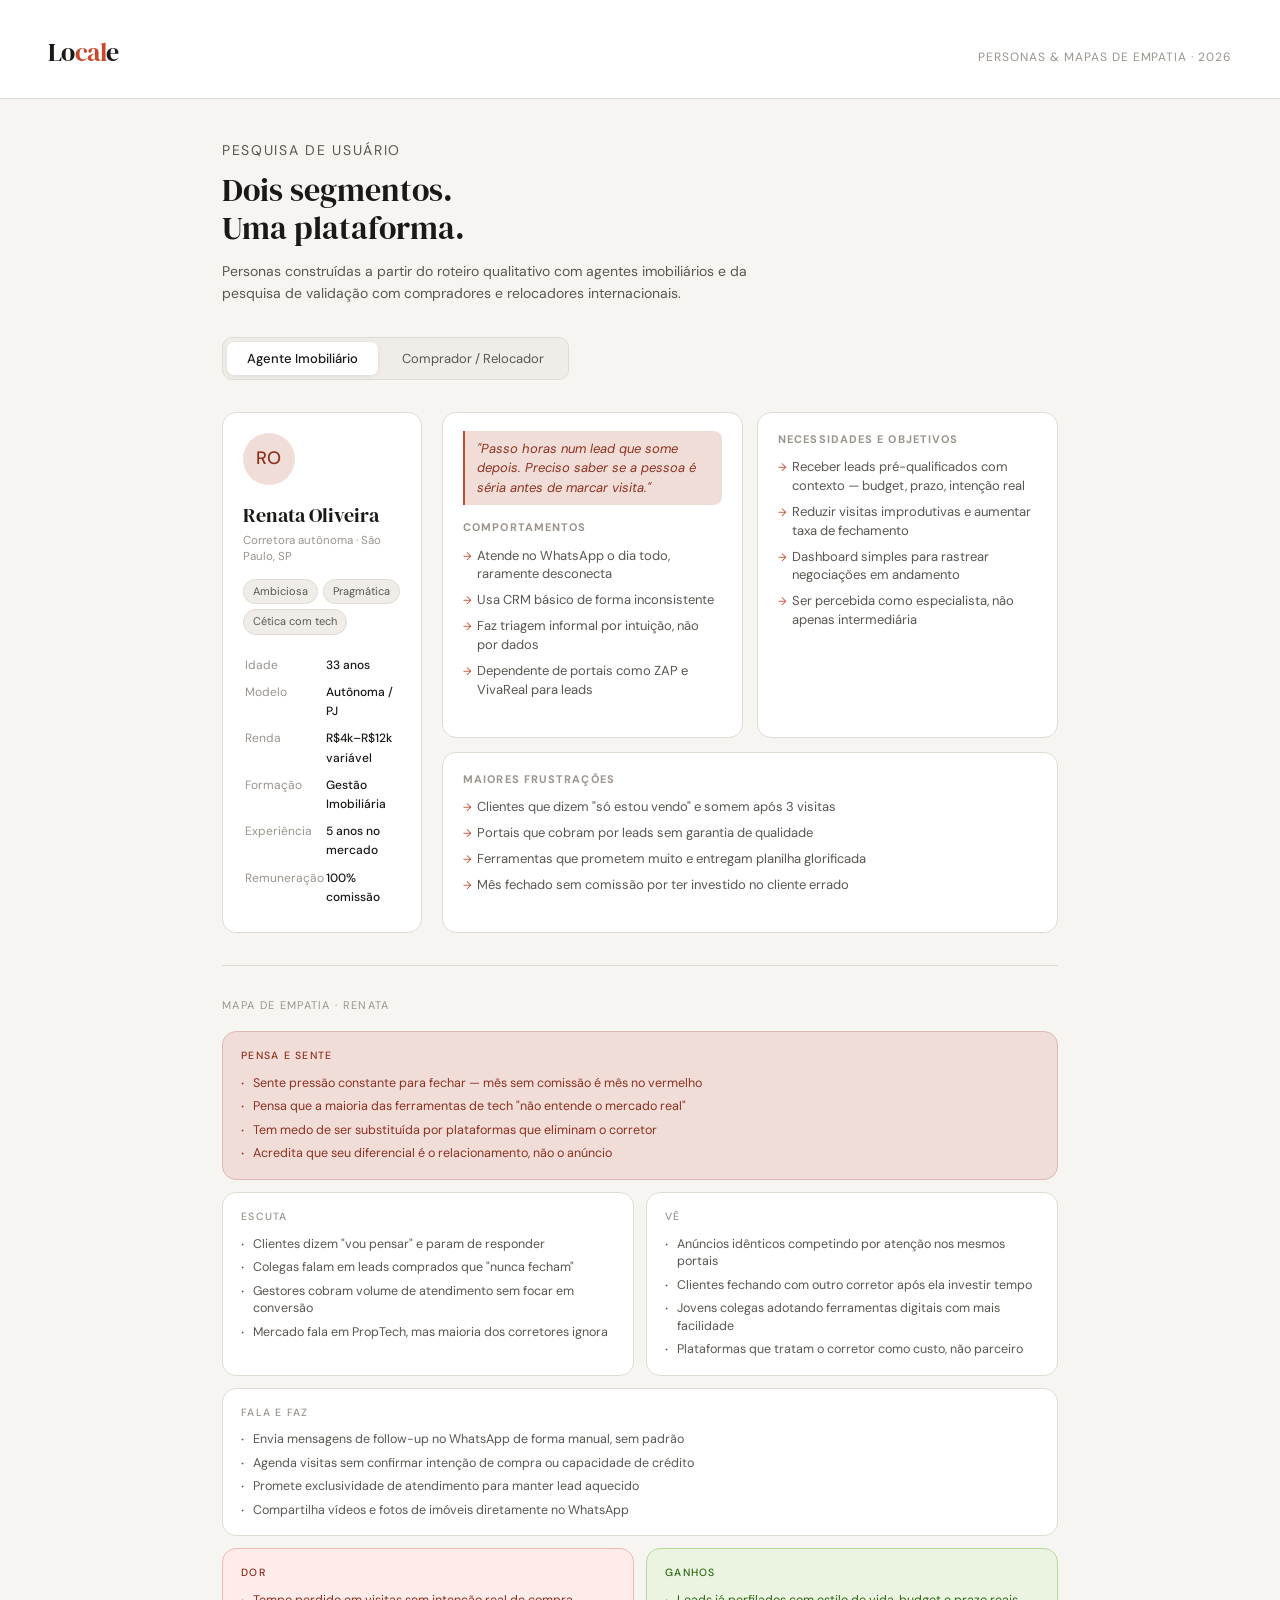
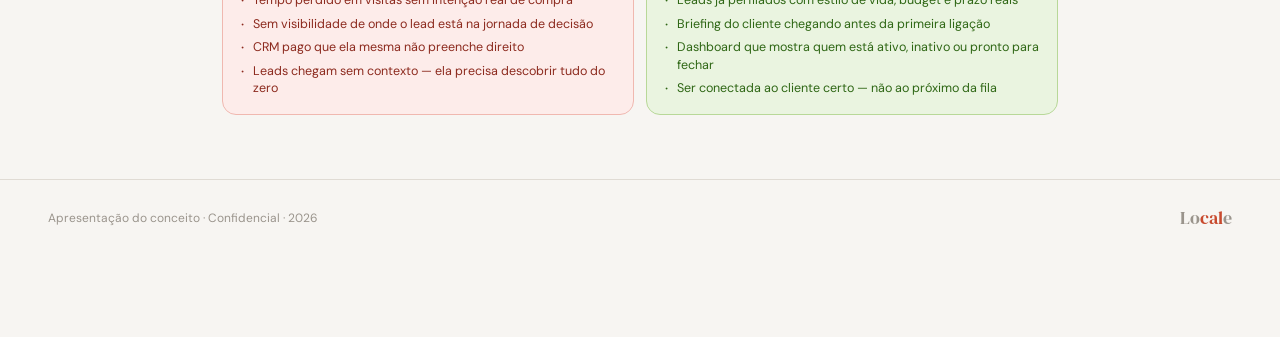
<file: locale_personas.html>
<!DOCTYPE html>
<html lang="pt-BR">
<head>
<meta charset="UTF-8">
<meta name="viewport" content="width=device-width, initial-scale=1.0">
<title>Locale — Personas & Mapas de Empatia</title>
<link href="https://fonts.googleapis.com/css2?family=DM+Serif+Display:ital@0;1&family=DM+Sans:opsz,wght@9..40,300;9..40,400;9..40,500&display=swap" rel="stylesheet">
<style>
  *, *::before, *::after { box-sizing: border-box; margin: 0; padding: 0; }

  :root {
    --accent:        #c84a2e;
    --accent-dim:    #f0ddd8;
    --accent-deep:   #8c3220;
    --bg:            #f7f5f2;
    --surface:       #ffffff;
    --surface-2:     #f0ede8;
    --border:        #e0dbd4;
    --border-strong: #c8c2b8;
    --text-1:        #1a1916;
    --text-2:        #5a5650;
    --text-3:        #9a948c;
    --teal-bg:       #e4f3ee;
    --teal-border:   #9fd8c4;
    --teal-text:     #0d6b50;
    --teal-deep:     #084f3a;
    --red-bg:        #fdecea;
    --red-border:    #f0b8b0;
    --red-text:      #8c2a1e;
    --green-bg:      #eaf4e0;
    --green-border:  #b8d898;
    --green-text:    #2e6614;
    --serif:         'DM Serif Display', Georgia, serif;
    --sans:          'DM Sans', system-ui, sans-serif;
  }

  body {
    font-family: var(--sans);
    background: var(--bg);
    color: var(--text-1);
    font-size: 15px;
    line-height: 1.6;
    min-height: 100vh;
    padding: 0 0 80px;
  }

  /* ── Header ── */
  header {
    padding: 32px 48px 24px;
    border-bottom: 0.5px solid var(--border);
    display: flex;
    align-items: baseline;
    justify-content: space-between;
    background: var(--surface);
  }
  .wordmark {
    font-family: var(--serif);
    font-size: 26px;
    color: var(--text-1);
    letter-spacing: -0.02em;
  }
  .wordmark span { color: var(--accent); }
  .header-sub {
    font-size: 12px;
    color: var(--text-3);
    letter-spacing: 0.08em;
    text-transform: uppercase;
  }

  /* ── Page wrapper ── */
  .page { max-width: 900px; margin: 0 auto; padding: 0 32px; }

  /* ── Section intro ── */
  .intro { padding: 40px 0 32px; }
  .eyebrow {
    font-size: 11px;
    letter-spacing: 0.12em;
    text-transform: uppercase;
    color: var(--text-3);
    margin-bottom: 10px;
  }
  .intro h1 {
    font-family: var(--serif);
    font-size: 32px;
    font-weight: 400;
    color: var(--text-1);
    line-height: 1.2;
    margin-bottom: 12px;
  }
  .intro p {
    font-size: 14px;
    color: var(--text-2);
    max-width: 580px;
  }

  /* ── Tabs ── */
  .tabs {
    display: flex;
    gap: 4px;
    padding: 4px;
    background: var(--surface-2);
    border: 0.5px solid var(--border);
    border-radius: 10px;
    width: fit-content;
    margin-bottom: 32px;
  }
  .tab-btn {
    padding: 8px 20px;
    border: none;
    border-radius: 7px;
    background: transparent;
    color: var(--text-2);
    font-family: var(--sans);
    font-size: 13px;
    font-weight: 400;
    cursor: pointer;
    transition: all 0.18s ease;
    white-space: nowrap;
  }
  .tab-btn:hover { color: var(--text-1); background: rgba(255,255,255,0.6); }
  .tab-btn.active {
    background: var(--surface);
    color: var(--text-1);
    font-weight: 500;
    box-shadow: 0 1px 4px rgba(0,0,0,0.08);
  }

  /* ── Panel ── */
  .panel { display: none; }
  .panel.active { display: block; }

  /* ── Persona identity card ── */
  .persona-header {
    display: grid;
    grid-template-columns: 200px 1fr;
    gap: 20px;
    margin-bottom: 20px;
  }
  .persona-id {
    background: var(--surface);
    border: 0.5px solid var(--border);
    border-radius: 14px;
    padding: 20px;
  }
  .avatar {
    width: 52px;
    height: 52px;
    border-radius: 50%;
    display: flex;
    align-items: center;
    justify-content: center;
    font-size: 18px;
    font-weight: 500;
    margin-bottom: 14px;
    letter-spacing: 0.02em;
  }
  .avatar.red { background: var(--accent-dim); color: var(--accent-deep); }
  .avatar.teal { background: var(--teal-bg); color: var(--teal-deep); }

  .persona-name {
    font-family: var(--serif);
    font-size: 20px;
    font-weight: 400;
    color: var(--text-1);
    margin-bottom: 2px;
  }
  .persona-role {
    font-size: 11.5px;
    color: var(--text-3);
    margin-bottom: 14px;
    line-height: 1.4;
  }
  .tag-cluster {
    display: flex;
    flex-wrap: wrap;
    gap: 5px;
    margin-bottom: 16px;
  }
  .tag {
    font-size: 11px;
    padding: 3px 9px;
    border-radius: 20px;
    background: var(--surface-2);
    border: 0.5px solid var(--border);
    color: var(--text-2);
  }
  .demo-table { width: 100%; }
  .demo-table tr td { font-size: 12px; padding: 3px 0; vertical-align: top; }
  .demo-table td:first-child { color: var(--text-3); width: 45%; }
  .demo-table td:last-child { color: var(--text-1); font-weight: 500; }

  /* ── Detail cards grid ── */
  .detail-grid {
    display: grid;
    grid-template-columns: 1fr 1fr;
    gap: 14px;
  }
  .detail-card {
    background: var(--surface);
    border: 0.5px solid var(--border);
    border-radius: 14px;
    padding: 18px 20px;
  }
  .detail-card.full { grid-column: 1 / -1; }
  .quote-block {
    border-left: 2px solid var(--accent);
    padding: 8px 12px;
    background: var(--accent-dim);
    border-radius: 0 8px 8px 0;
    margin-bottom: 14px;
  }
  .quote-block p {
    font-size: 13px;
    color: var(--accent-deep);
    font-style: italic;
    line-height: 1.5;
  }
  .detail-card h4 {
    font-size: 11px;
    letter-spacing: 0.1em;
    text-transform: uppercase;
    color: var(--text-3);
    margin-bottom: 10px;
  }
  .detail-card ul { list-style: none; display: flex; flex-direction: column; gap: 7px; }
  .detail-card li {
    font-size: 13px;
    color: var(--text-2);
    padding-left: 14px;
    position: relative;
    line-height: 1.45;
  }
  .detail-card li::before {
    content: '→';
    position: absolute;
    left: 0;
    color: var(--accent);
    font-size: 11px;
    top: 2px;
  }

  /* ── Divider ── */
  .divider {
    height: 0.5px;
    background: var(--border);
    margin: 32px 0;
  }

  /* ── Empathy map ── */
  .em-label-section {
    font-size: 11px;
    letter-spacing: 0.12em;
    text-transform: uppercase;
    color: var(--text-3);
    margin-bottom: 16px;
  }
  .em-grid {
    display: grid;
    grid-template-columns: 1fr 1fr;
    gap: 12px;
  }
  .em-card {
    border-radius: 14px;
    padding: 16px 18px;
    border: 0.5px solid var(--border);
    background: var(--surface);
  }
  .em-card.full { grid-column: 1 / -1; }
  .em-card.feels { background: var(--accent-dim); border-color: #ddb9af; }
  .em-card.pain  { background: var(--red-bg);   border-color: var(--red-border); }
  .em-card.gain  { background: var(--green-bg); border-color: var(--green-border); }

  .em-head {
    font-size: 10.5px;
    letter-spacing: 0.12em;
    text-transform: uppercase;
    font-weight: 500;
    margin-bottom: 10px;
    display: block;
  }
  .em-card         .em-head { color: var(--text-3); }
  .em-card.feels   .em-head { color: var(--accent-deep); }
  .em-card.pain    .em-head { color: var(--red-text); }
  .em-card.gain    .em-head { color: var(--green-text); }

  .em-card ul { list-style: none; display: flex; flex-direction: column; gap: 6px; }
  .em-card li {
    font-size: 12.5px;
    padding-left: 12px;
    position: relative;
    line-height: 1.4;
  }
  .em-card         li { color: var(--text-2); }
  .em-card.feels   li { color: var(--accent-deep); }
  .em-card.pain    li { color: var(--red-text); }
  .em-card.gain    li { color: var(--green-text); }
  .em-card li::before { content: '·'; position: absolute; left: 0; top: -1px; font-size: 16px; line-height: 1.2; }

  /* ── Footer ── */
  footer {
    margin-top: 64px;
    padding: 24px 48px;
    border-top: 0.5px solid var(--border);
    display: flex;
    justify-content: space-between;
    align-items: center;
  }
  footer p { font-size: 12px; color: var(--text-3); }
  .footer-mark { font-family: var(--serif); font-size: 18px; color: var(--text-3); }
  .footer-mark span { color: var(--accent); }

  @media (max-width: 620px) {
    header { padding: 20px 20px 16px; }
    .page { padding: 0 16px; }
    .persona-header { grid-template-columns: 1fr; }
    .detail-grid { grid-template-columns: 1fr; }
    .em-grid { grid-template-columns: 1fr; }
    .detail-card.full, .em-card.full { grid-column: 1; }
    footer { padding: 20px; flex-direction: column; gap: 8px; }
  }
</style>
</head>
<body>

<header>
  <div class="wordmark">Lo<span>cal</span>e</div>
  <div class="header-sub">Personas &amp; Mapas de Empatia · 2026</div>
</header>

<div class="page">
  <div class="intro">
    <p class="eyebrow">Pesquisa de usuário</p>
    <h1>Dois segmentos.<br>Uma plataforma.</h1>
    <p>Personas construídas a partir do roteiro qualitativo com agentes imobiliários e da pesquisa de validação com compradores e relocadores internacionais.</p>
  </div>

  <div class="tabs">
    <button class="tab-btn active" onclick="switchTab('agent')">Agente Imobiliário</button>
    <button class="tab-btn" onclick="switchTab('buyer')">Comprador / Relocador</button>
  </div>

  <!-- ═══ AGENT ═══ -->
  <div class="panel active" id="panel-agent">

    <div class="persona-header">
      <div class="persona-id">
        <div class="avatar red">RO</div>
        <div class="persona-name">Renata Oliveira</div>
        <div class="persona-role">Corretora autônoma · São Paulo, SP</div>
        <div class="tag-cluster">
          <span class="tag">Ambiciosa</span>
          <span class="tag">Pragmática</span>
          <span class="tag">Cética com tech</span>
        </div>
        <table class="demo-table">
          <tr><td>Idade</td><td>33 anos</td></tr>
          <tr><td>Modelo</td><td>Autônoma / PJ</td></tr>
          <tr><td>Renda</td><td>R$4k–R$12k variável</td></tr>
          <tr><td>Formação</td><td>Gestão Imobiliária</td></tr>
          <tr><td>Experiência</td><td>5 anos no mercado</td></tr>
          <tr><td>Remuneração</td><td>100% comissão</td></tr>
        </table>
      </div>

      <div class="detail-grid">
        <div class="detail-card">
          <div class="quote-block"><p>"Passo horas num lead que some depois. Preciso saber se a pessoa é séria antes de marcar visita."</p></div>
          <h4>Comportamentos</h4>
          <ul>
            <li>Atende no WhatsApp o dia todo, raramente desconecta</li>
            <li>Usa CRM básico de forma inconsistente</li>
            <li>Faz triagem informal por intuição, não por dados</li>
            <li>Dependente de portais como ZAP e VivaReal para leads</li>
          </ul>
        </div>
        <div class="detail-card">
          <h4>Necessidades e objetivos</h4>
          <ul>
            <li>Receber leads pré-qualificados com contexto — budget, prazo, intenção real</li>
            <li>Reduzir visitas improdutivas e aumentar taxa de fechamento</li>
            <li>Dashboard simples para rastrear negociações em andamento</li>
            <li>Ser percebida como especialista, não apenas intermediária</li>
          </ul>
        </div>
        <div class="detail-card full">
          <h4>Maiores frustrações</h4>
          <ul>
            <li>Clientes que dizem "só estou vendo" e somem após 3 visitas</li>
            <li>Portais que cobram por leads sem garantia de qualidade</li>
            <li>Ferramentas que prometem muito e entregam planilha glorificada</li>
            <li>Mês fechado sem comissão por ter investido no cliente errado</li>
          </ul>
        </div>
      </div>
    </div>

    <div class="divider"></div>

    <p class="em-label-section">Mapa de empatia · Renata</p>
    <div class="em-grid">
      <div class="em-card feels full">
        <span class="em-head">Pensa e sente</span>
        <ul>
          <li>Sente pressão constante para fechar — mês sem comissão é mês no vermelho</li>
          <li>Pensa que a maioria das ferramentas de tech "não entende o mercado real"</li>
          <li>Tem medo de ser substituída por plataformas que eliminam o corretor</li>
          <li>Acredita que seu diferencial é o relacionamento, não o anúncio</li>
        </ul>
      </div>
      <div class="em-card">
        <span class="em-head">Escuta</span>
        <ul>
          <li>Clientes dizem "vou pensar" e param de responder</li>
          <li>Colegas falam em leads comprados que "nunca fecham"</li>
          <li>Gestores cobram volume de atendimento sem focar em conversão</li>
          <li>Mercado fala em PropTech, mas maioria dos corretores ignora</li>
        </ul>
      </div>
      <div class="em-card">
        <span class="em-head">Vê</span>
        <ul>
          <li>Anúncios idênticos competindo por atenção nos mesmos portais</li>
          <li>Clientes fechando com outro corretor após ela investir tempo</li>
          <li>Jovens colegas adotando ferramentas digitais com mais facilidade</li>
          <li>Plataformas que tratam o corretor como custo, não parceiro</li>
        </ul>
      </div>
      <div class="em-card full">
        <span class="em-head">Fala e faz</span>
        <ul>
          <li>Envia mensagens de follow-up no WhatsApp de forma manual, sem padrão</li>
          <li>Agenda visitas sem confirmar intenção de compra ou capacidade de crédito</li>
          <li>Promete exclusividade de atendimento para manter lead aquecido</li>
          <li>Compartilha vídeos e fotos de imóveis diretamente no WhatsApp</li>
        </ul>
      </div>
      <div class="em-card pain">
        <span class="em-head">Dor</span>
        <ul>
          <li>Tempo perdido em visitas sem intenção real de compra</li>
          <li>Sem visibilidade de onde o lead está na jornada de decisão</li>
          <li>CRM pago que ela mesma não preenche direito</li>
          <li>Leads chegam sem contexto — ela precisa descobrir tudo do zero</li>
        </ul>
      </div>
      <div class="em-card gain">
        <span class="em-head">Ganhos</span>
        <ul>
          <li>Leads já perfilados com estilo de vida, budget e prazo reais</li>
          <li>Briefing do cliente chegando antes da primeira ligação</li>
          <li>Dashboard que mostra quem está ativo, inativo ou pronto para fechar</li>
          <li>Ser conectada ao cliente certo — não ao próximo da fila</li>
        </ul>
      </div>
    </div>
  </div>

  <!-- ═══ BUYER ═══ -->
  <div class="panel" id="panel-buyer">

    <div class="persona-header">
      <div class="persona-id">
        <div class="avatar teal">SA</div>
        <div class="persona-name">Sofia Andrade</div>
        <div class="persona-role">Estudante Erasmus · Brasil → Países Baixos</div>
        <div class="tag-cluster">
          <span class="tag">Curiosa</span>
          <span class="tag">Ansiosa com o novo</span>
          <span class="tag">Pesquisadora</span>
        </div>
        <table class="demo-table">
          <tr><td>Idade</td><td>24 anos</td></tr>
          <tr><td>Situação</td><td>Solteira, sem filhos</td></tr>
          <tr><td>Renda</td><td>Bolsa ~€700/mês</td></tr>
          <tr><td>Formação</td><td>Arquitetura (graduação)</td></tr>
          <tr><td>Moradia atual</td><td>República universitária</td></tr>
          <tr><td>Idiomas</td><td>PT, EN, espanhol básico</td></tr>
        </table>
      </div>

      <div class="detail-grid">
        <div class="detail-card">
          <div class="quote-block"><p>"Cada site está em outro idioma, com outra lógica. Quero entender o bairro antes de escolher o apartamento."</p></div>
          <h4>Comportamentos</h4>
          <ul>
            <li>Pesquisa em Reddit, grupos de Facebook e fóruns de expats</li>
            <li>Cria planilhas comparando bairros, preços e transportes</li>
            <li>Pede indicações a estudantes que passaram pela mesma situação</li>
            <li>Procrastina a decisão por excesso de informação fragmentada</li>
          </ul>
        </div>
        <div class="detail-card">
          <h4>Necessidades e objetivos</h4>
          <ul>
            <li>Encontrar um bairro compatível com seu estilo de vida antes de filtrar imóveis</li>
            <li>Entender o que seu passaporte permite, sem surpresas de visto</li>
            <li>Ter perfil persistente — não explicar tudo de novo a cada corretor</li>
            <li>Falar com profissionais que já conhecem sua situação</li>
          </ul>
        </div>
        <div class="detail-card full">
          <h4>Maiores frustrações</h4>
          <ul>
            <li>Cada portal nacional funciona diferente — nenhum cobre mais de um país</li>
            <li>Sem contexto local, qualquer bairro parece igual numa foto</li>
            <li>Corretores que não respondem ou não entendem a situação de intercambista</li>
            <li>Medo de assinar contrato a distância sem conhecer o lugar de fato</li>
          </ul>
        </div>
      </div>
    </div>

    <div class="divider"></div>

    <p class="em-label-section">Mapa de empatia · Sofia</p>
    <div class="em-grid">
      <div class="em-card feels full">
        <span class="em-head">Pensa e sente</span>
        <ul>
          <li>Animada com a experiência, mas ansiosa com o risco de errar na escolha</li>
          <li>Sente que o mercado não foi feito para quem vem de fora</li>
          <li>Tem medo de cair num golpe assinando algo sem conhecer o lugar</li>
          <li>Acredita que o bairro vai definir a experiência inteira do intercâmbio</li>
        </ul>
      </div>
      <div class="em-card">
        <span class="em-head">Escuta</span>
        <ul>
          <li>Amigos que foram: "arrumei moradia pela universidade no início"</li>
          <li>Reddit: "cuidado com golpes de aluguel para estrangeiros"</li>
          <li>Escritório internacional: "comece a buscar pelo menos 4 meses antes"</li>
          <li>Instagram: relatos de intercambistas bem e mal sucedidos</li>
        </ul>
      </div>
      <div class="em-card">
        <span class="em-head">Vê</span>
        <ul>
          <li>Portais em holandês que ela não consegue ler fluentemente</li>
          <li>Fotos de apartamentos sem contexto de bairro ou mobilidade</li>
          <li>Colegas que chegaram sem moradia e ficaram em hostels</li>
          <li>Anúncios que pedem renda comprovada local — ela não tem</li>
        </ul>
      </div>
      <div class="em-card full">
        <span class="em-head">Fala e faz</span>
        <ul>
          <li>Entra em grupos de WhatsApp de brasileiros em Utrecht, Amsterdã etc.</li>
          <li>Salva planilhas com comparativos de bairro, deslocamento e custo</li>
          <li>Compartilha links com os pais e pede opinião, mas a decisão é dela</li>
          <li>Tenta contato com corretores — raramente obtém resposta antes de confirmar matrícula</li>
        </ul>
      </div>
      <div class="em-card pain">
        <span class="em-head">Dor</span>
        <ul>
          <li>Nenhum portal cobre mais de um país — recomeça do zero em cada cidade</li>
          <li>Sem histórico local de renda, corretores a ignoram ou pedem fiador europeu</li>
          <li>Sem forma de avaliar qualidade de vida de um bairro remotamente</li>
          <li>Cada corretor exige que ela reexplique toda a sua situação</li>
        </ul>
      </div>
      <div class="em-card gain">
        <span class="em-head">Ganhos</span>
        <ul>
          <li>Um perfil único que persiste entre cidades, países e plataformas</li>
          <li>Bairros ranqueados por compatibilidade com seu estilo de vida</li>
          <li>Filtro que mostra o que seu passaporte acessa — sem surpresas de visto</li>
          <li>Profissionais que já recebem o briefing dela antes da primeira conversa</li>
        </ul>
      </div>
    </div>
  </div>
</div>

<footer>
  <p>Apresentação do conceito · Confidencial · 2026</p>
  <div class="footer-mark">Lo<span>cal</span>e</div>
</footer>

<script>
function switchTab(id) {
  document.querySelectorAll('.tab-btn').forEach((b, i) => {
    b.classList.toggle('active', (i === 0 && id === 'agent') || (i === 1 && id === 'buyer'));
  });
  document.querySelectorAll('.panel').forEach(p => p.classList.remove('active'));
  document.getElementById('panel-' + id).classList.add('active');
}
</script>
</body>
</html>
</file>
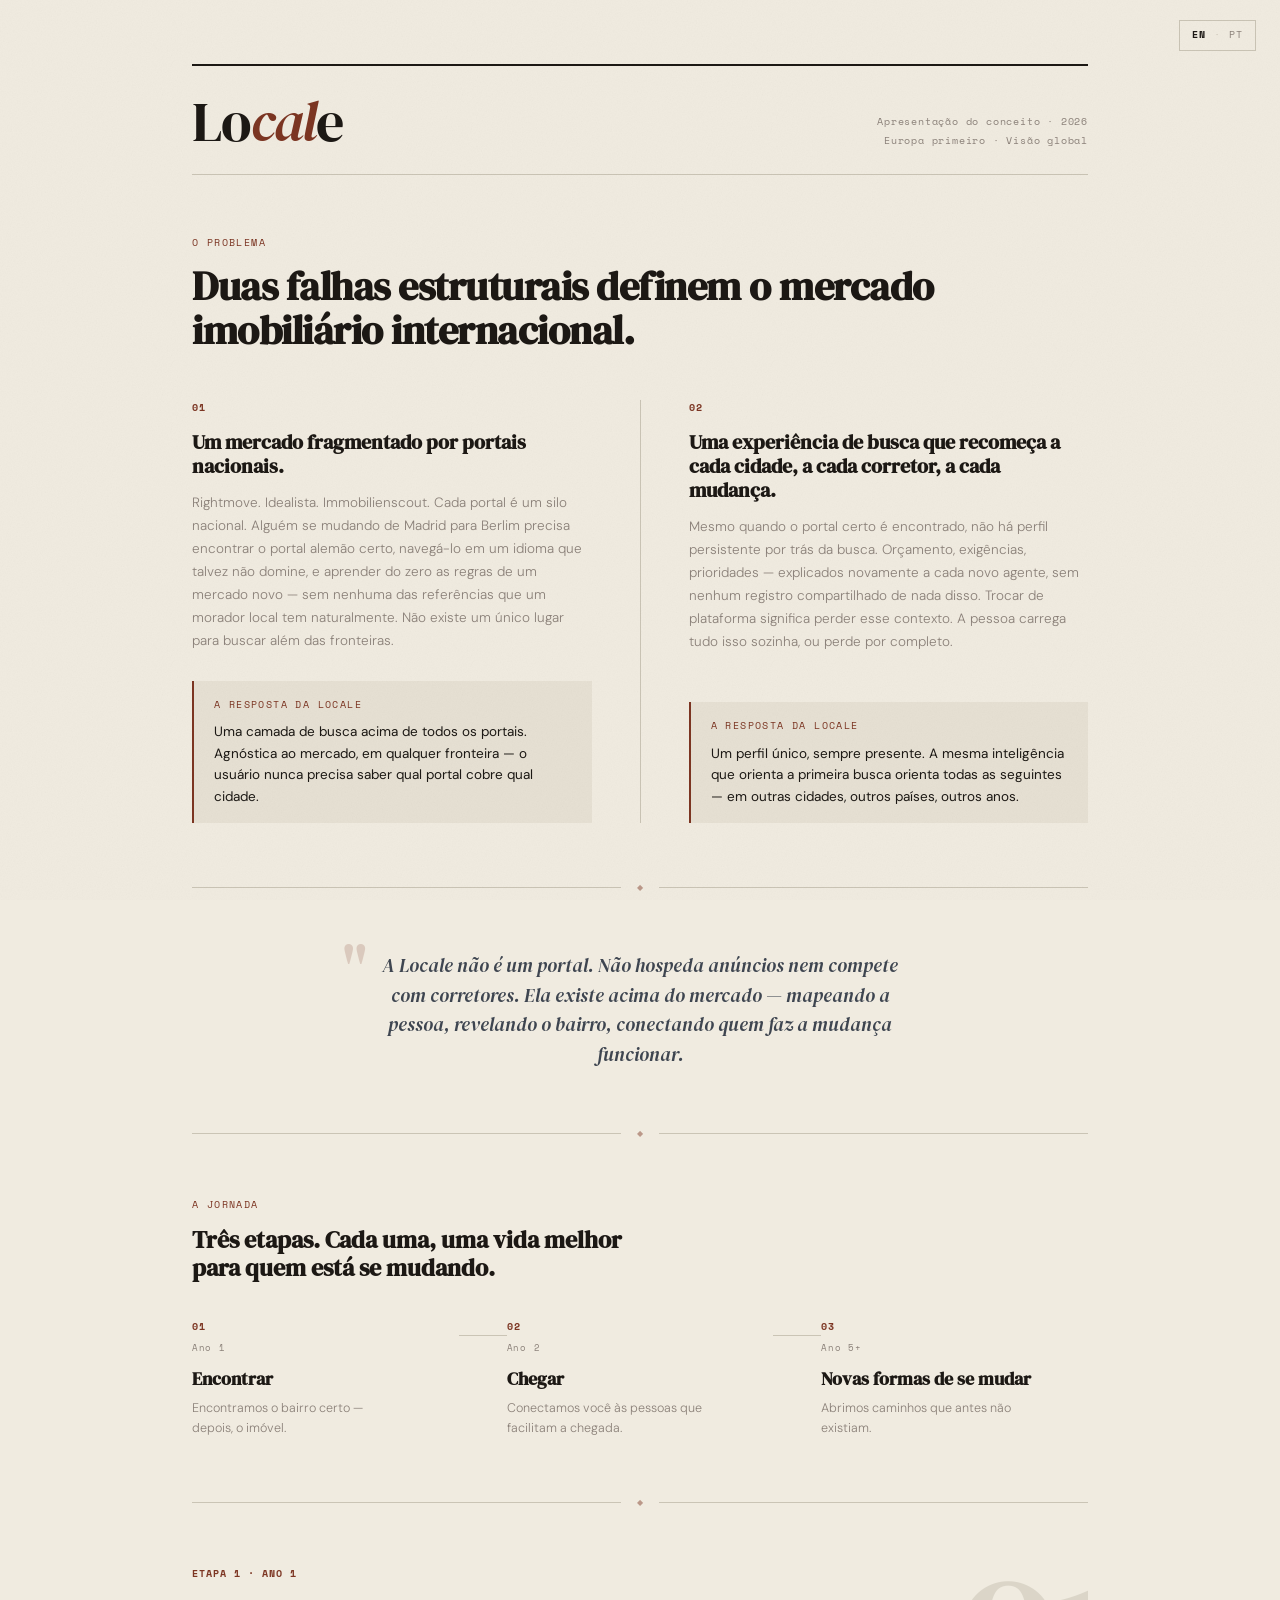
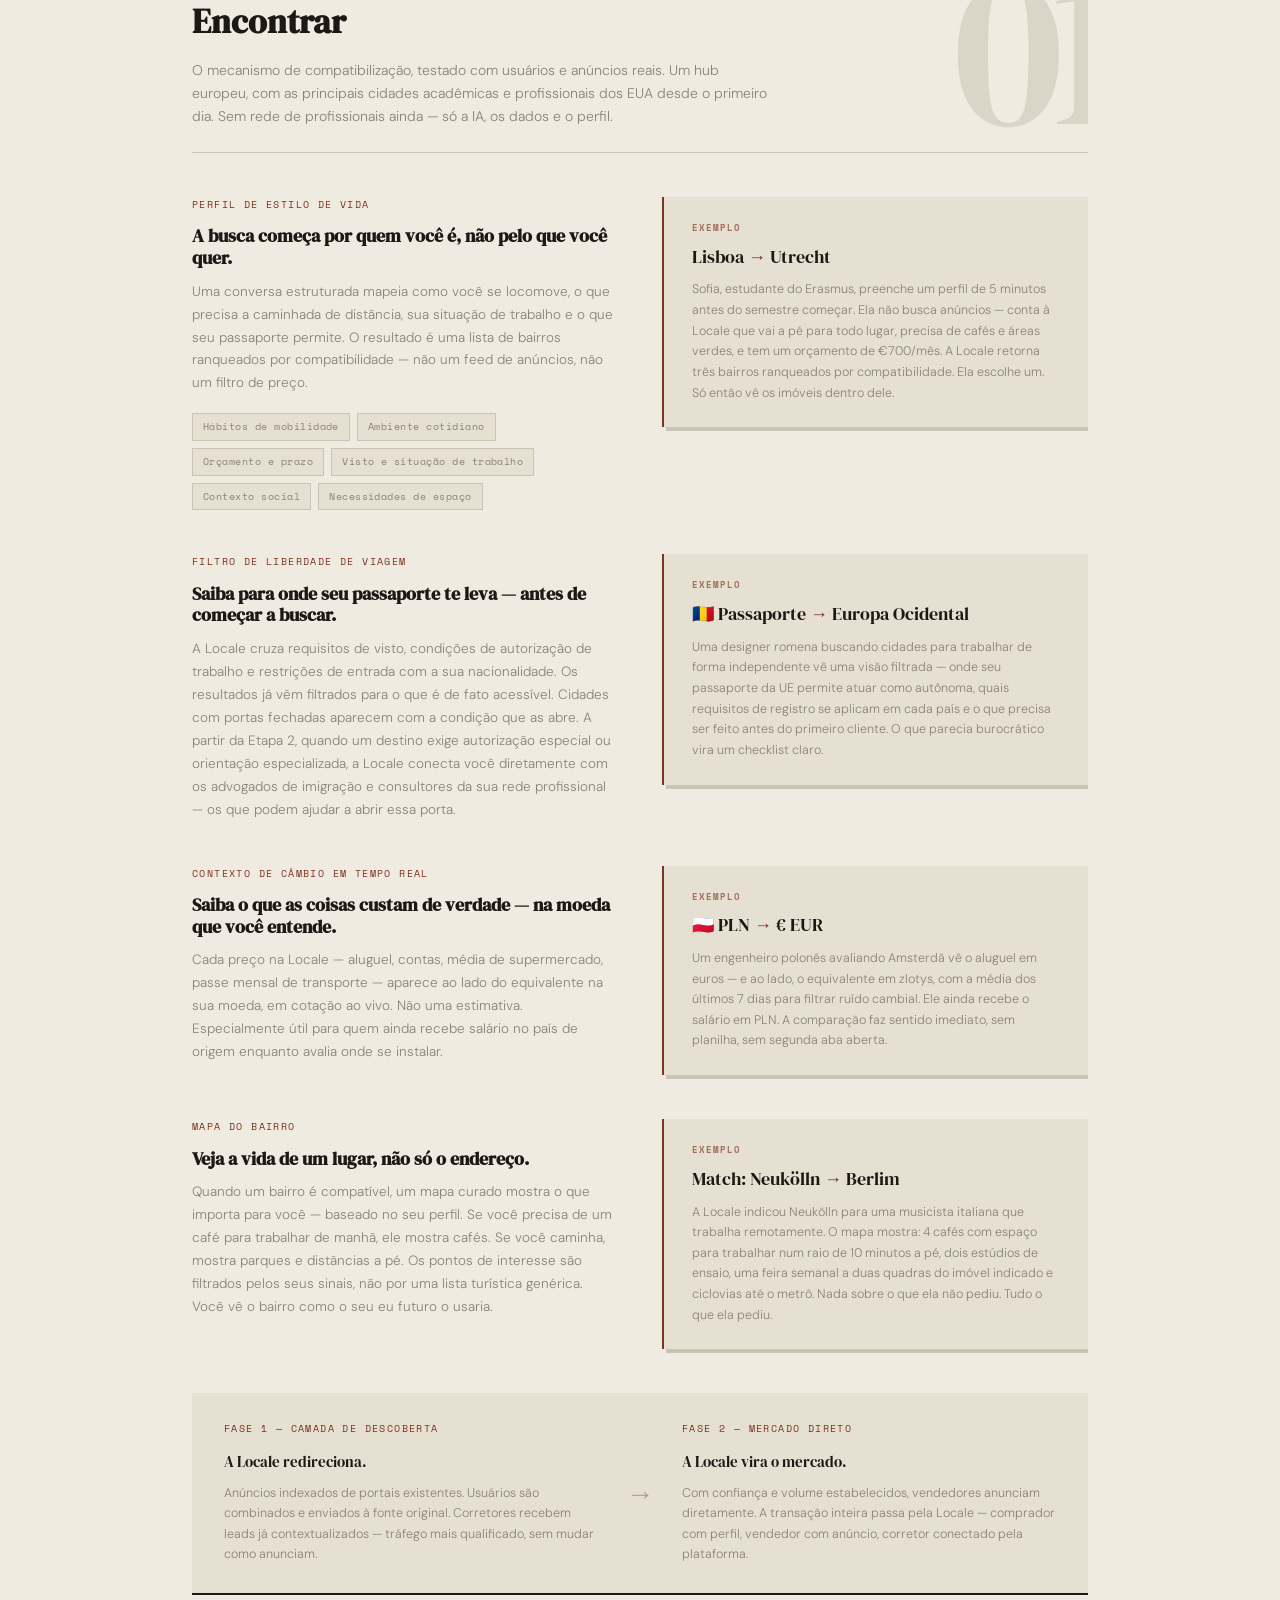
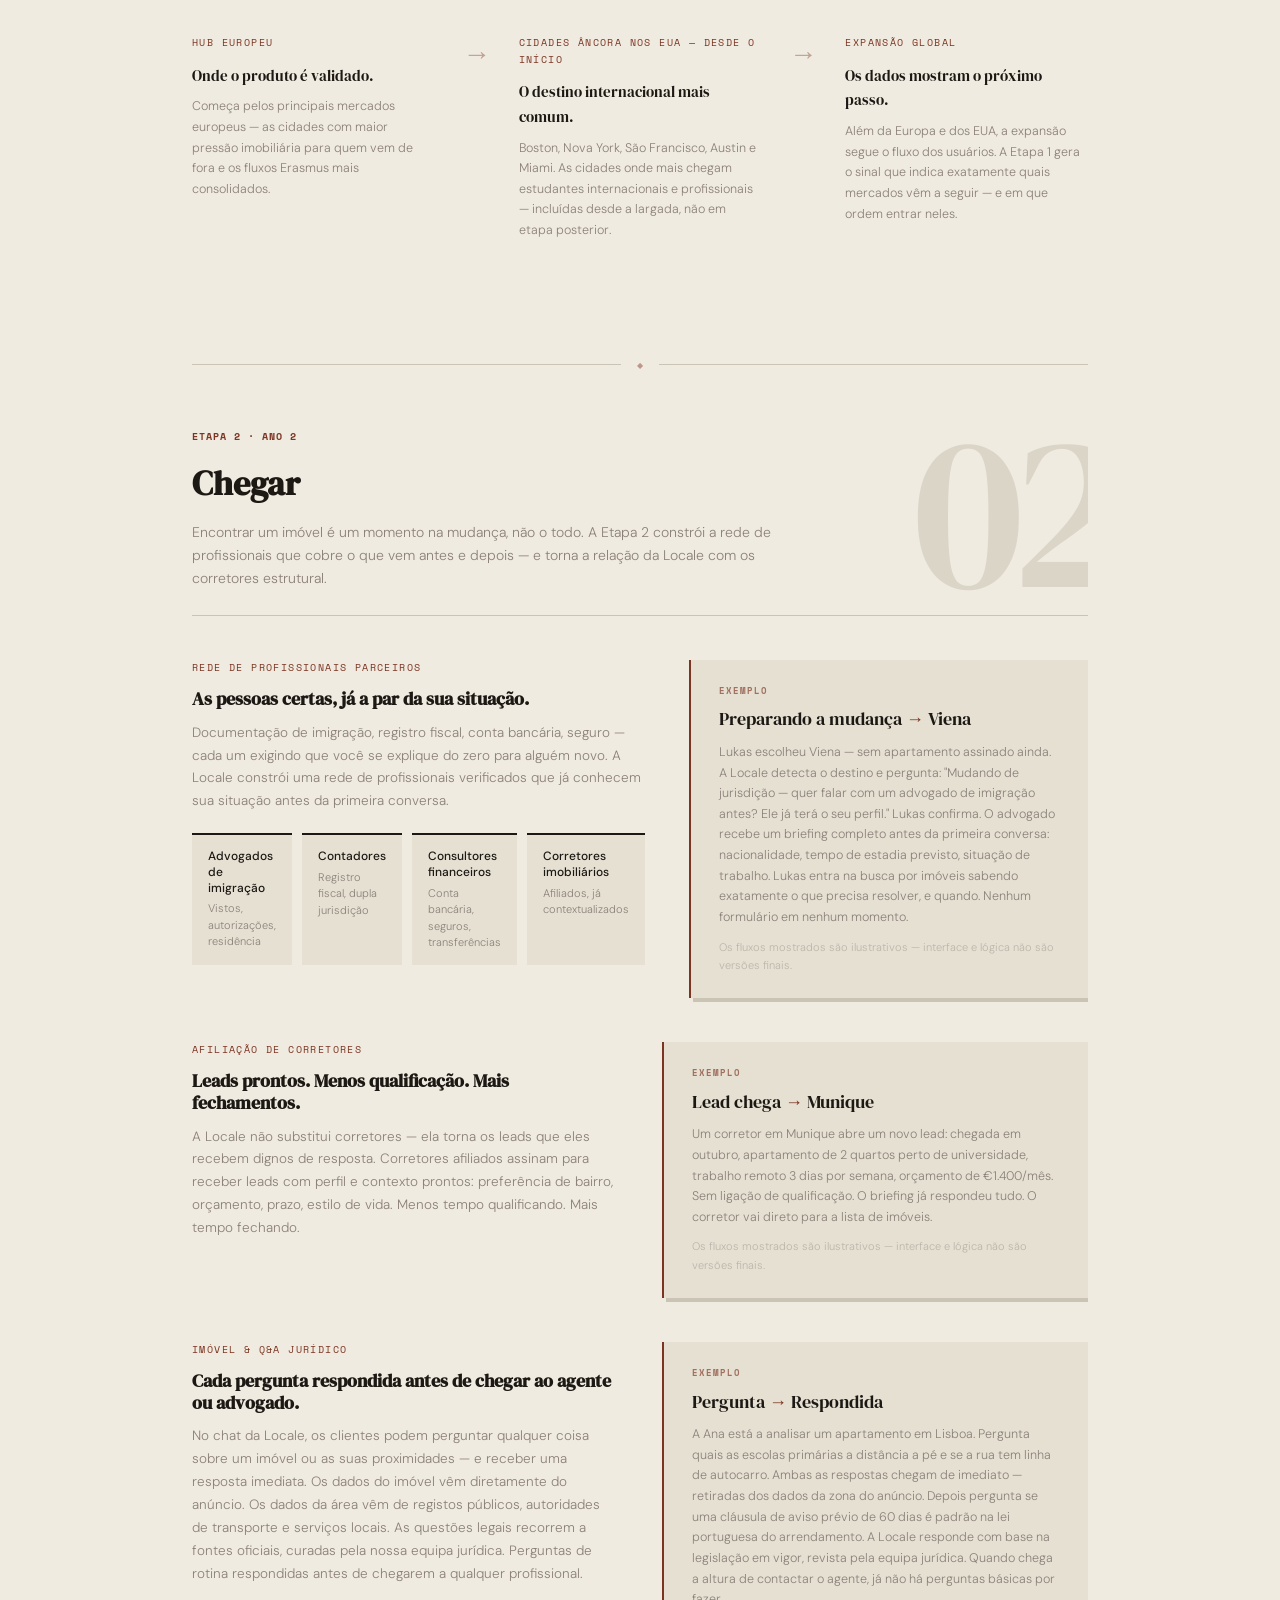
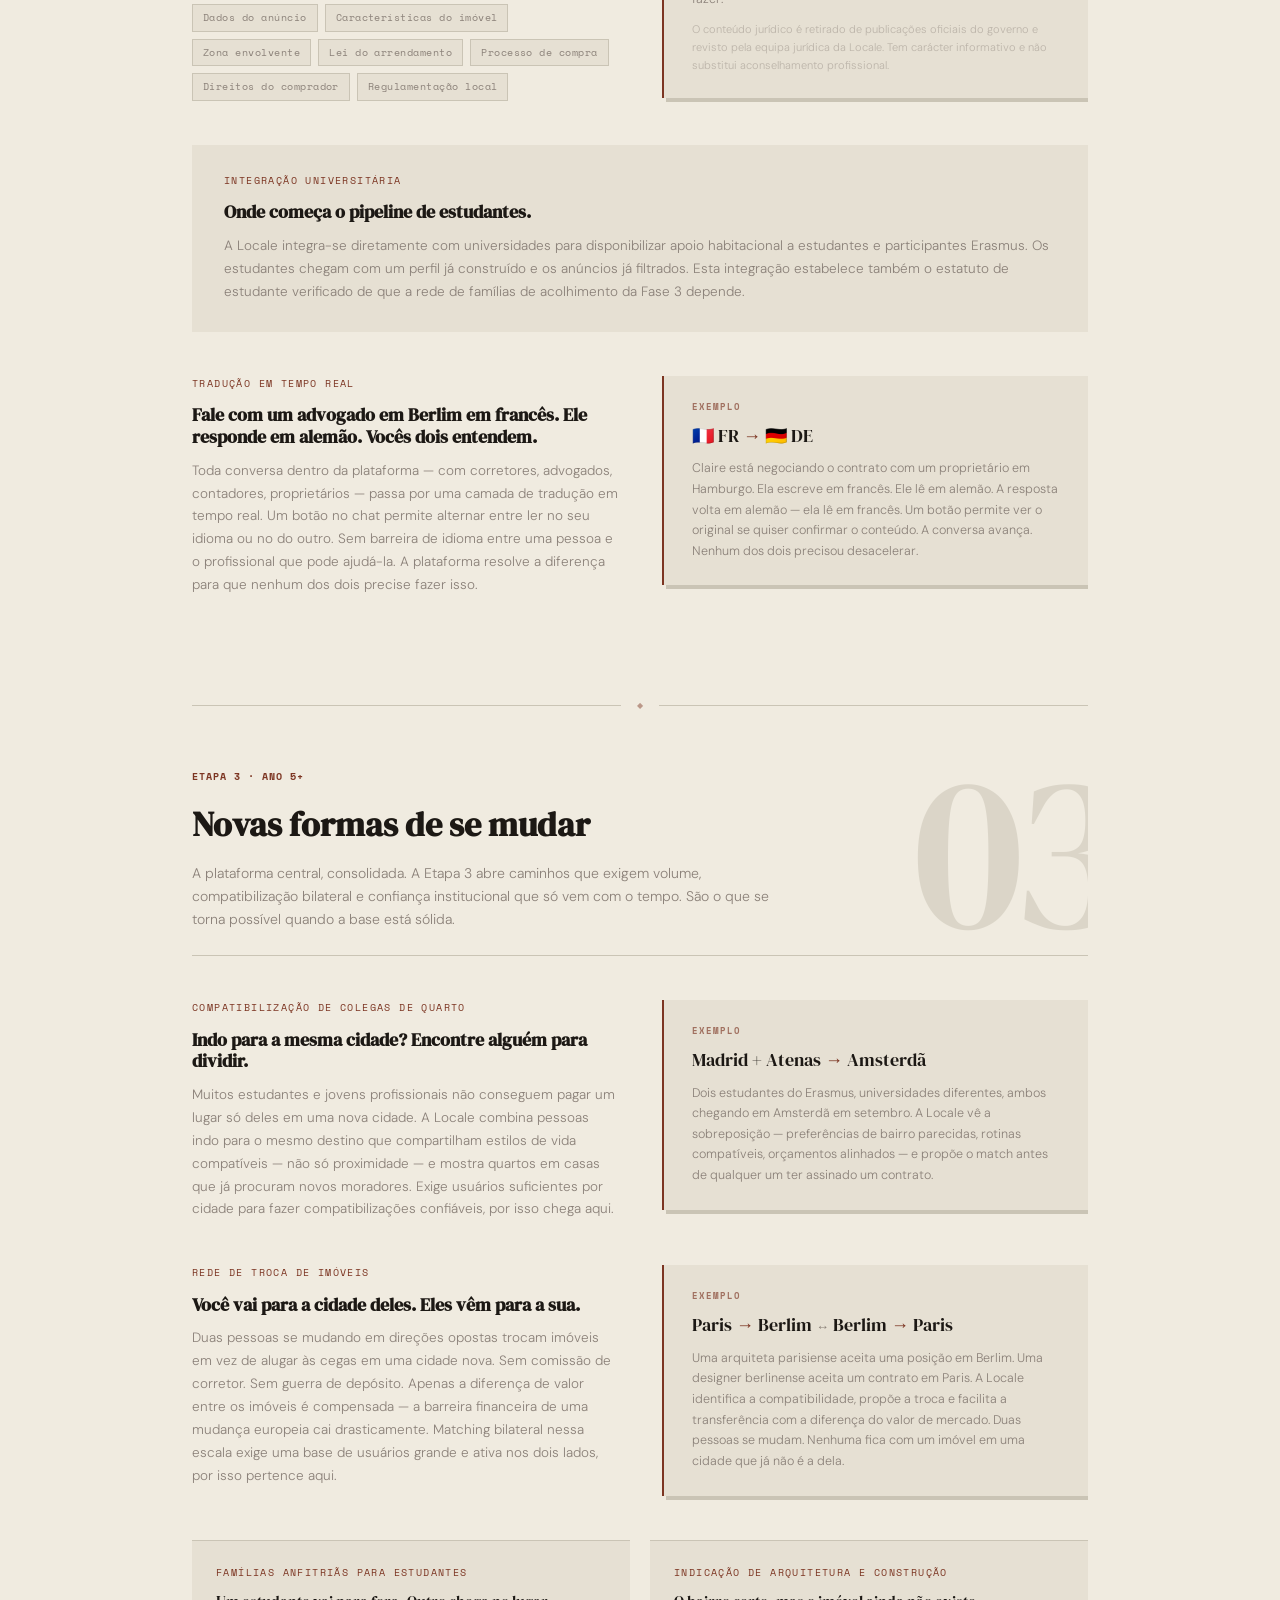
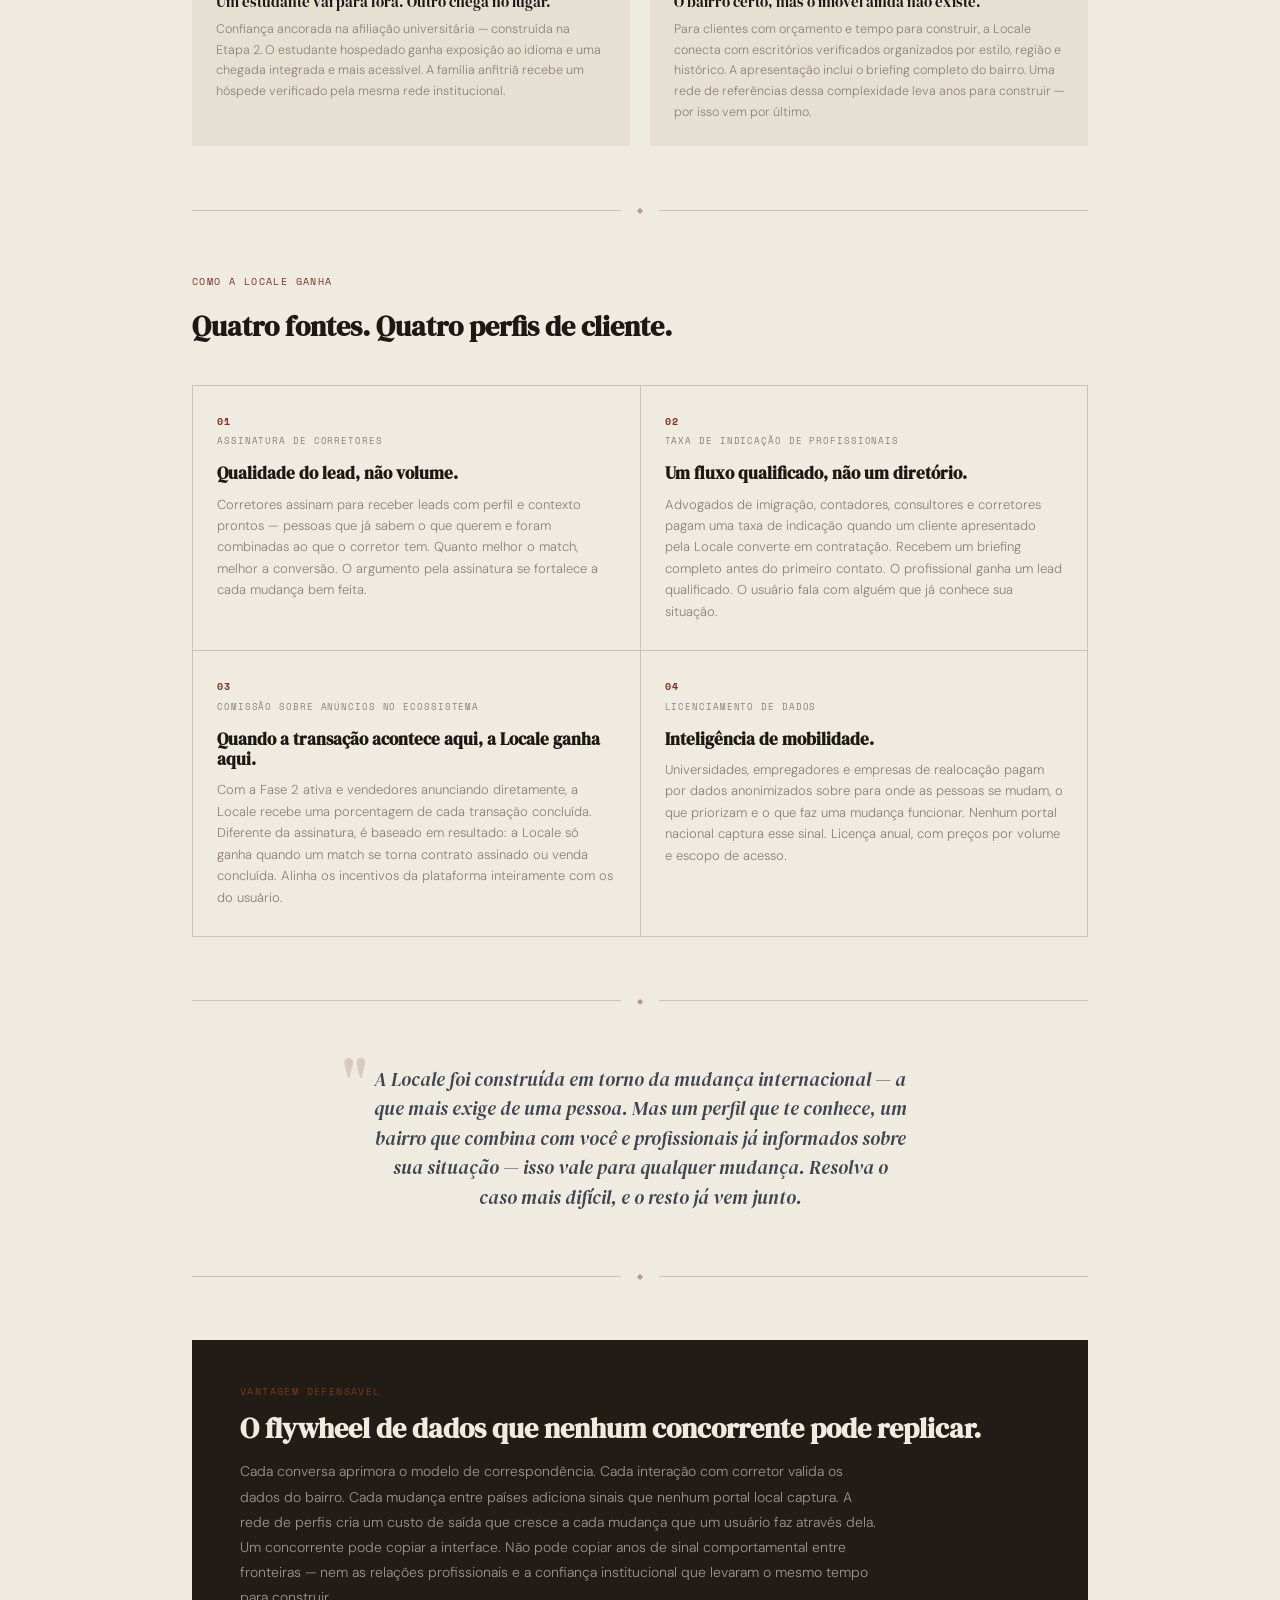
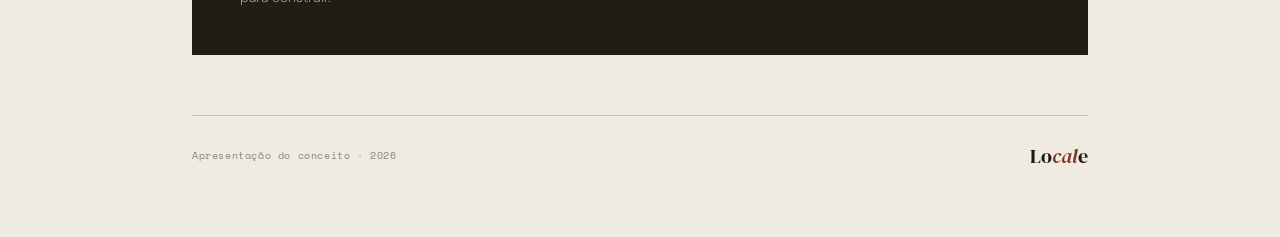
<file: pt.html>
<!DOCTYPE html>
<html lang="pt-BR">
<head>
<meta charset="UTF-8">
<meta name="viewport" content="width=device-width, initial-scale=1.0">
<title>Locale — Apresentação do Conceito</title>
<link rel="icon" type="image/svg+xml" href="icon.svg">
<link rel="stylesheet" href="style.css">
<link href="https://fonts.googleapis.com/css2?family=DM+Serif+Display:ital@0;1&family=DM+Sans:opsz,wght@9..40,300;9..40,400;9..40,500&family=Space+Mono:wght@400;700&display=swap" rel="stylesheet">
</head>
<body>

<div class="lang-toggle">
  <a href="en.html">EN</a>
  <span class="sep">·</span>
  <span class="lang-active">PT</span>
</div>

<!-- ═══ HEADER ═══ -->
<header>
  <div class="wordmark">Lo<span>cal</span>e</div>
  <div class="tagline">Apresentação do conceito · 2026<br>Europa primeiro · Visão global</div>
</header>


<!-- ═══ HERO ═══ -->
<section class="hero">
  <span class="section-label">O problema</span>
  <h1 class="hero-headline">Duas falhas estruturais definem o mercado imobiliário internacional.</h1>

  <div class="failure-grid">

    <div class="failure-col">
      <span class="failure-num">01</span>
      <h2>Um mercado fragmentado por portais nacionais.</h2>
      <p>Rightmove. Idealista. Immobilienscout. Cada portal é um silo nacional. Alguém se mudando de Madrid para Berlim precisa encontrar o portal alemão certo, navegá-lo em um idioma que talvez não domine, e aprender do zero as regras de um mercado novo — sem nenhuma das referências que um morador local tem naturalmente. Não existe um único lugar para buscar além das fronteiras.</p>
      <div class="answer-block">
        <span class="section-label">A resposta da Locale</span>
        <p>Uma camada de busca acima de todos os portais. Agnóstica ao mercado, em qualquer fronteira — o usuário nunca precisa saber qual portal cobre qual cidade.</p>
      </div>
    </div>

    <div class="failure-divider"></div>

    <div class="failure-col">
      <span class="failure-num">02</span>
      <h2>Uma experiência de busca que recomeça a cada cidade, a cada corretor, a cada mudança.</h2>
      <p>Mesmo quando o portal certo é encontrado, não há perfil persistente por trás da busca. Orçamento, exigências, prioridades — explicados novamente a cada novo agente, sem nenhum registro compartilhado de nada disso. Trocar de plataforma significa perder esse contexto. A pessoa carrega tudo isso sozinha, ou perde por completo.</p>
      <div class="answer-block">
        <span class="section-label">A resposta da Locale</span>
        <p>Um perfil único, sempre presente. A mesma inteligência que orienta a primeira busca orienta todas as seguintes — em outras cidades, outros países, outros anos.</p>
      </div>
    </div>

  </div>
</section>

<div class="section-rule"><span class="section-rule-mark">◆</span></div>

<!-- ═══ PLATFORM DEFINITION ═══ -->
<section class="platform-def">
  <blockquote>A Locale não é um portal. Não hospeda anúncios nem compete com corretores. Ela existe acima do mercado — mapeando a pessoa, revelando o bairro, conectando quem faz a mudança funcionar.</blockquote>
</section>

<div class="section-rule"><span class="section-rule-mark">◆</span></div>

<!-- ═══ ROADMAP OVERVIEW ═══ -->
<section class="roadmap-overview">
  <span class="section-label">A jornada</span>
  <h2>Três etapas. Cada uma, uma vida melhor para quem está se mudando.</h2>
  <div class="roadmap-track">
    <div class="stage-pill">
      <span class="pill-num">01</span>
      <span class="pill-when">Ano 1</span>
      <h3>Encontrar</h3>
      <p>Encontramos o bairro certo — depois, o imóvel.</p>
    </div>
    <div class="pill-connector"></div>
    <div class="stage-pill">
      <span class="pill-num">02</span>
      <span class="pill-when">Ano 2</span>
      <h3>Chegar</h3>
      <p>Conectamos você às pessoas que facilitam a chegada.</p>
    </div>
    <div class="pill-connector"></div>
    <div class="stage-pill">
      <span class="pill-num">03</span>
      <span class="pill-when">Ano 5+</span>
      <h3>Novas formas de se mudar</h3>
      <p>Abrimos caminhos que antes não existiam.</p>
    </div>
  </div>
</section>

<div class="section-rule"><span class="section-rule-mark">◆</span></div>


<!-- ═══════════════════ STAGE 1 ═══════════════════ -->
<section class="stage-block">
  <div class="stage-bg-num">01</div>

  <div class="stage-header">
    <span class="stage-tag">Etapa 1 · Ano 1</span>
    <h2 class="stage-title">Encontrar</h2>
    <p class="stage-subtitle">O mecanismo de compatibilização, testado com usuários e anúncios reais. Um hub europeu, com as principais cidades acadêmicas e profissionais dos EUA desde o primeiro dia. Sem rede de profissionais ainda — só a IA, os dados e o perfil.</p>
  </div>

  <!-- Lifestyle profiling -->
  <div class="feature-pair">
    <div class="feature-left">
      <span class="section-label">Perfil de estilo de vida</span>
      <h3>A busca começa por quem você é, não pelo que você quer.</h3>
      <p>Uma conversa estruturada mapeia como você se locomove, o que precisa a caminhada de distância, sua situação de trabalho e o que seu passaporte permite. O resultado é uma lista de bairros ranqueados por compatibilidade — não um feed de anúncios, não um filtro de preço.</p>
      <div class="signal-tags">
        <span>Hábitos de mobilidade</span>
        <span>Ambiente cotidiano</span>
        <span>Orçamento e prazo</span>
        <span>Visto e situação de trabalho</span>
        <span>Contexto social</span>
        <span>Necessidades de espaço</span>
      </div>
    </div>
    <div class="feature-right">
      <div class="scenario-card">
        <span class="scenario-label">Exemplo</span>
        <div class="scenario-route">Lisboa <span>→</span> Utrecht</div>
        <p>Sofia, estudante do Erasmus, preenche um perfil de 5 minutos antes do semestre começar. Ela não busca anúncios — conta à Locale que vai a pé para todo lugar, precisa de cafés e áreas verdes, e tem um orçamento de €700/mês. A Locale retorna três bairros ranqueados por compatibilidade. Ela escolhe um. Só então vê os imóveis dentro dele.</p>
      </div>
    </div>
  </div>

  <!-- Travel freedom filter -->
  <div class="feature-pair">
    <div class="feature-left">
      <span class="section-label">Filtro de liberdade de viagem</span>
      <h3>Saiba para onde seu passaporte te leva — antes de começar a buscar.</h3>
      <p>A Locale cruza requisitos de visto, condições de autorização de trabalho e restrições de entrada com a sua nacionalidade. Os resultados já vêm filtrados para o que é de fato acessível. Cidades com portas fechadas aparecem com a condição que as abre. A partir da Etapa 2, quando um destino exige autorização especial ou orientação especializada, a Locale conecta você diretamente com os advogados de imigração e consultores da sua rede profissional — os que podem ajudar a abrir essa porta.</p>
    </div>
    <div class="feature-right">
      <div class="scenario-card">
        <span class="scenario-label">Exemplo</span>
        <div class="scenario-route">🇷🇴 Passaporte <span>→</span> Europa Ocidental</div>
        <p>Uma designer romena buscando cidades para trabalhar de forma independente vê uma visão filtrada — onde seu passaporte da UE permite atuar como autônoma, quais requisitos de registro se aplicam em cada país e o que precisa ser feito antes do primeiro cliente. O que parecia burocrático vira um checklist claro.</p>
      </div>
    </div>
  </div>

  <!-- Currency exchange -->
  <div class="feature-pair">
    <div class="feature-left">
      <span class="section-label">Contexto de câmbio em tempo real</span>
      <h3>Saiba o que as coisas custam de verdade — na moeda que você entende.</h3>
      <p>Cada preço na Locale — aluguel, contas, média de supermercado, passe mensal de transporte — aparece ao lado do equivalente na sua moeda, em cotação ao vivo. Não uma estimativa. Especialmente útil para quem ainda recebe salário no país de origem enquanto avalia onde se instalar.</p>
    </div>
    <div class="feature-right">
      <div class="scenario-card">
        <span class="scenario-label">Exemplo</span>
        <div class="scenario-route">🇵🇱 PLN <span>→</span> € EUR</div>
        <p>Um engenheiro polonês avaliando Amsterdã vê o aluguel em euros — e ao lado, o equivalente em zlotys, com a média dos últimos 7 dias para filtrar ruído cambial. Ele ainda recebe o salário em PLN. A comparação faz sentido imediato, sem planilha, sem segunda aba aberta.</p>
      </div>
    </div>
  </div>

  <!-- Neighbourhood map -->
  <div class="feature-pair">
    <div class="feature-left">
      <span class="section-label">Mapa do bairro</span>
      <h3>Veja a vida de um lugar, não só o endereço.</h3>
      <p>Quando um bairro é compatível, um mapa curado mostra o que importa para você — baseado no seu perfil. Se você precisa de um café para trabalhar de manhã, ele mostra cafés. Se você caminha, mostra parques e distâncias a pé. Os pontos de interesse são filtrados pelos seus sinais, não por uma lista turística genérica. Você vê o bairro como o seu eu futuro o usaria.</p>
    </div>
    <div class="feature-right">
      <div class="scenario-card">
        <span class="scenario-label">Exemplo</span>
        <div class="scenario-route">Match: Neukölln <span>→</span> Berlim</div>
        <p>A Locale indicou Neukölln para uma musicista italiana que trabalha remotamente. O mapa mostra: 4 cafés com espaço para trabalhar num raio de 10 minutos a pé, dois estúdios de ensaio, uma feira semanal a duas quadras do imóvel indicado e ciclovias até o metrô. Nada sobre o que ela não pediu. Tudo o que ela pediu.</p>
      </div>
    </div>
  </div>

  <!-- Listing strategy -->
  <div class="listing-strategy">
    <div class="strat-phase">
      <span class="section-label">Fase 1 — Camada de descoberta</span>
      <h4>A Locale redireciona.</h4>
      <p>Anúncios indexados de portais existentes. Usuários são combinados e enviados à fonte original. Corretores recebem leads já contextualizados — tráfego mais qualificado, sem mudar como anunciam.</p>
    </div>
    <div class="listing-strategy-arrow">→</div>
    <div class="strat-phase">
      <span class="section-label">Fase 2 — Mercado direto</span>
      <h4>A Locale vira o mercado.</h4>
      <p>Com confiança e volume estabelecidos, vendedores anunciam diretamente. A transação inteira passa pela Locale — comprador com perfil, vendedor com anúncio, corretor conectado pela plataforma.</p>
    </div>
  </div>

<!-- Abrangência geográfica -->
  <div class="scope-track">
    <div class="strat-phase">
      <span class="section-label">Hub europeu</span>
      <h4>Onde o produto é validado.</h4>
      <p>Começa pelos principais mercados europeus — as cidades com maior pressão imobiliária para quem vem de fora e os fluxos Erasmus mais consolidados.</p>
    </div>
    <div class="listing-strategy-arrow">→</div>
    <div class="strat-phase">
      <span class="section-label">Cidades âncora nos EUA — desde o início</span>
      <h4>O destino internacional mais comum.</h4>
      <p>Boston, Nova York, São Francisco, Austin e Miami. As cidades onde mais chegam estudantes internacionais e profissionais — incluídas desde a largada, não em etapa posterior.</p>
    </div>
    <div class="listing-strategy-arrow">→</div>
    <div class="strat-phase">
      <span class="section-label">Expansão global</span>
      <h4>Os dados mostram o próximo passo.</h4>
      <p>Além da Europa e dos EUA, a expansão segue o fluxo dos usuários. A Etapa 1 gera o sinal que indica exatamente quais mercados vêm a seguir — e em que ordem entrar neles.</p>
    </div>
  </div>
</section>

<div class="section-rule"><span class="section-rule-mark">◆</span></div>


<!-- ═══════════════════ STAGE 2 ═══════════════════ -->
<section class="stage-block">
  <div class="stage-bg-num">02</div>

  <div class="stage-header">
    <span class="stage-tag">Etapa 2 · Ano 2</span>
    <h2 class="stage-title">Chegar</h2>
    <p class="stage-subtitle">Encontrar um imóvel é um momento na mudança, não o todo. A Etapa 2 constrói a rede de profissionais que cobre o que vem antes e depois — e torna a relação da Locale com os corretores estrutural.</p>
  </div>

  <!-- Professional referral -->
  <div class="feature-pair">
    <div class="feature-left">
      <span class="section-label">Rede de profissionais parceiros</span>
      <h3>As pessoas certas, já a par da sua situação.</h3>
      <p>Documentação de imigração, registro fiscal, conta bancária, seguro — cada um exigindo que você se explique do zero para alguém novo. A Locale constrói uma rede de profissionais verificados que já conhecem sua situação antes da primeira conversa.</p>
      <div class="pro-grid">
        <div class="pro-card">
          <h4>Advogados de imigração</h4>
          <p>Vistos, autorizações, residência</p>
        </div>
        <div class="pro-card">
          <h4>Contadores</h4>
          <p>Registro fiscal, dupla jurisdição</p>
        </div>
        <div class="pro-card">
          <h4>Consultores financeiros</h4>
          <p>Conta bancária, seguros, transferências</p>
        </div>
        <div class="pro-card">
          <h4>Corretores imobiliários</h4>
          <p>Afiliados, já contextualizados</p>
        </div>
      </div>
    </div>
    <div class="feature-right">
      <div class="scenario-card">
        <span class="scenario-label">Exemplo</span>
        <div class="scenario-route">Preparando a mudança <span>→</span> Viena</div>
        <p>Lukas escolheu Viena — sem apartamento assinado ainda. A Locale detecta o destino e pergunta: "Mudando de jurisdição — quer falar com um advogado de imigração antes? Ele já terá o seu perfil." Lukas confirma. O advogado recebe um briefing completo antes da primeira conversa: nacionalidade, tempo de estadia previsto, situação de trabalho. Lukas entra na busca por imóveis sabendo exatamente o que precisa resolver, e quando. Nenhum formulário em nenhum momento.</p>
        <p style="font-size:11px; opacity:0.45; margin-top:10px;">Os fluxos mostrados são ilustrativos — interface e lógica não são versões finais.</p>
      </div>
    </div>
  </div>

  <!-- Agent affiliation -->
  <div class="feature-pair">
    <div class="feature-left">
      <span class="section-label">Afiliação de corretores</span>
      <h3>Leads prontos. Menos qualificação. Mais fechamentos.</h3>
      <p>A Locale não substitui corretores — ela torna os leads que eles recebem dignos de resposta. Corretores afiliados assinam para receber leads com perfil e contexto prontos: preferência de bairro, orçamento, prazo, estilo de vida. Menos tempo qualificando. Mais tempo fechando.</p>
    </div>
    <div class="feature-right">
      <div class="scenario-card">
        <span class="scenario-label">Exemplo</span>
        <div class="scenario-route">Lead chega <span>→</span> Munique</div>
        <p>Um corretor em Munique abre um novo lead: chegada em outubro, apartamento de 2 quartos perto de universidade, trabalho remoto 3 dias por semana, orçamento de €1.400/mês. Sem ligação de qualificação. O briefing já respondeu tudo. O corretor vai direto para a lista de imóveis.</p>
        <p style="font-size:11px; opacity:0.45; margin-top:10px;">Os fluxos mostrados são ilustrativos — interface e lógica não são versões finais.</p>
      </div>
    </div>
  </div>

<!-- Perguntas sobre imóvel e questões legais -->
  <div class="feature-pair">
    <div class="feature-left">
      <span class="section-label">Imóvel &amp; Q&amp;A jurídico</span>
      <h3>Cada pergunta respondida antes de chegar ao agente ou advogado.</h3>
      <p>No chat da Locale, os clientes podem perguntar qualquer coisa sobre um imóvel ou as suas proximidades — e receber uma resposta imediata. Os dados do imóvel vêm diretamente do anúncio. Os dados da área vêm de registos públicos, autoridades de transporte e serviços locais. As questões legais recorrem a fontes oficiais, curadas pela nossa equipa jurídica. Perguntas de rotina respondidas antes de chegarem a qualquer profissional.</p>
      <div class="signal-tags">
        <span>Dados do anúncio</span>
        <span>Características do imóvel</span>
        <span>Zona envolvente</span>
        <span>Lei do arrendamento</span>
        <span>Processo de compra</span>
        <span>Direitos do comprador</span>
        <span>Regulamentação local</span>
      </div>
    </div>
    <div class="feature-right">
      <div class="scenario-card">
        <span class="scenario-label">Exemplo</span>
        <div class="scenario-route">Pergunta <span>→</span> Respondida</div>
        <p>A Ana está a analisar um apartamento em Lisboa. Pergunta quais as escolas primárias a distância a pé e se a rua tem linha de autocarro. Ambas as respostas chegam de imediato — retiradas dos dados da zona do anúncio. Depois pergunta se uma cláusula de aviso prévio de 60 dias é padrão na lei portuguesa do arrendamento. A Locale responde com base na legislação em vigor, revista pela equipa jurídica. Quando chega a altura de contactar o agente, já não há perguntas básicas por fazer.</p>
        <p style="font-size:11px; opacity:0.45; margin-top:10px;">O conteúdo jurídico é retirado de publicações oficiais do governo e revisto pela equipa jurídica da Locale. Tem carácter informativo e não substitui aconselhamento profissional.</p>
      </div>
    </div>
  </div>

<!-- Integração universitária -->
  <div class="uni-block">
    <span class="section-label">Integração universitária</span>
    <h3>Onde começa o pipeline de estudantes.</h3>
    <p>A Locale integra-se diretamente com universidades para disponibilizar apoio habitacional a estudantes e participantes Erasmus. Os estudantes chegam com um perfil já construído e os anúncios já filtrados. Esta integração estabelece também o estatuto de estudante verificado de que a rede de famílias de acolhimento da Fase 3 depende.</p>
  </div>

  <!-- Translation toggle -->
  <div class="feature-pair">
    <div class="feature-left">
      <span class="section-label">Tradução em tempo real</span>
      <h3>Fale com um advogado em Berlim em francês. Ele responde em alemão. Vocês dois entendem.</h3>
      <p>Toda conversa dentro da plataforma — com corretores, advogados, contadores, proprietários — passa por uma camada de tradução em tempo real. Um botão no chat permite alternar entre ler no seu idioma ou no do outro. Sem barreira de idioma entre uma pessoa e o profissional que pode ajudá-la. A plataforma resolve a diferença para que nenhum dos dois precise fazer isso.</p>
    </div>
    <div class="feature-right">
      <div class="scenario-card">
        <span class="scenario-label">Exemplo</span>
        <div class="scenario-route">🇫🇷 FR <span>→</span> 🇩🇪 DE</div>
        <p>Claire está negociando o contrato com um proprietário em Hamburgo. Ela escreve em francês. Ele lê em alemão. A resposta volta em alemão — ela lê em francês. Um botão permite ver o original se quiser confirmar o conteúdo. A conversa avança. Nenhum dos dois precisou desacelerar.</p>
      </div>
    </div>
  </div>
</section>

<div class="section-rule"><span class="section-rule-mark">◆</span></div>


<!-- ═══════════════════ STAGE 3 ═══════════════════ -->
<section class="stage-block">
  <div class="stage-bg-num">03</div>

  <div class="stage-header">
    <span class="stage-tag">Etapa 3 · Ano 5+</span>
    <h2 class="stage-title">Novas formas de se mudar</h2>
    <p class="stage-subtitle">A plataforma central, consolidada. A Etapa 3 abre caminhos que exigem volume, compatibilização bilateral e confiança institucional que só vem com o tempo. São o que se torna possível quando a base está sólida.</p>
  </div>

  <!-- Roommate matching -->
  <div class="feature-pair">
    <div class="feature-left">
      <span class="section-label">Compatibilização de colegas de quarto</span>
      <h3>Indo para a mesma cidade? Encontre alguém para dividir.</h3>
      <p>Muitos estudantes e jovens profissionais não conseguem pagar um lugar só deles em uma nova cidade. A Locale combina pessoas indo para o mesmo destino que compartilham estilos de vida compatíveis — não só proximidade — e mostra quartos em casas que já procuram novos moradores. Exige usuários suficientes por cidade para fazer compatibilizações confiáveis, por isso chega aqui.</p>
    </div>
    <div class="feature-right">
      <div class="scenario-card">
        <span class="scenario-label">Exemplo</span>
        <div class="scenario-route">Madrid + Atenas <span>→</span> Amsterdã</div>
        <p>Dois estudantes do Erasmus, universidades diferentes, ambos chegando em Amsterdã em setembro. A Locale vê a sobreposição — preferências de bairro parecidas, rotinas compatíveis, orçamentos alinhados — e propõe o match antes de qualquer um ter assinado um contrato.</p>
      </div>
    </div>
  </div>

  <!-- Home swap -->
  <div class="feature-pair">
    <div class="feature-left">
      <span class="section-label">Rede de troca de imóveis</span>
      <h3>Você vai para a cidade deles. Eles vêm para a sua.</h3>
      <p>Duas pessoas se mudando em direções opostas trocam imóveis em vez de alugar às cegas em uma cidade nova. Sem comissão de corretor. Sem guerra de depósito. Apenas a diferença de valor entre os imóveis é compensada — a barreira financeira de uma mudança europeia cai drasticamente. Matching bilateral nessa escala exige uma base de usuários grande e ativa nos dois lados, por isso pertence aqui.</p>
    </div>
    <div class="feature-right">
      <div class="scenario-card">
        <span class="scenario-label">Exemplo</span>
        <div class="scenario-route">Paris <span>→</span> Berlim <span style="color:var(--muted); font-size:13px;">↔</span> Berlim <span>→</span> Paris</div>
        <p>Uma arquiteta parisiense aceita uma posição em Berlim. Uma designer berlinense aceita um contrato em Paris. A Locale identifica a compatibilidade, propõe a troca e facilita a transferência com a diferença do valor de mercado. Duas pessoas se mudam. Nenhuma fica com um imóvel em uma cidade que já não é a dela.</p>
      </div>
    </div>
  </div>

  <!-- Host families + Construction -->
  <div class="two-col-sm">
    <div class="small-card">
      <span class="section-label">Famílias anfitriãs para estudantes</span>
      <h4>Um estudante vai para fora. Outro chega no lugar.</h4>
      <p>Confiança ancorada na afiliação universitária — construída na Etapa 2. O estudante hospedado ganha exposição ao idioma e uma chegada integrada e mais acessível. A família anfitriã recebe um hóspede verificado pela mesma rede institucional.</p>
    </div>
    <div class="small-card">
      <span class="section-label">Indicação de arquitetura e construção</span>
      <h4>O bairro certo, mas o imóvel ainda não existe.</h4>
      <p>Para clientes com orçamento e tempo para construir, a Locale conecta com escritórios verificados organizados por estilo, região e histórico. A apresentação inclui o briefing completo do bairro. Uma rede de referências dessa complexidade leva anos para construir — por isso vem por último.</p>
    </div>
  </div>
</section>

<div class="section-rule"><span class="section-rule-mark">◆</span></div>


<!-- ═══ REVENUE ═══ -->
<section class="revenue">
  <span class="section-label">Como a Locale ganha</span>
  <h2>Quatro fontes. Quatro perfis de cliente.</h2>

  <div class="revenue-lanes revenue-lanes--4">
    <div class="revenue-lane">
      <span class="lane-num">01</span>
      <span class="lane-label">Assinatura de corretores</span>
      <h3>Qualidade do lead, não volume.</h3>
      <p>Corretores assinam para receber leads com perfil e contexto prontos — pessoas que já sabem o que querem e foram combinadas ao que o corretor tem. Quanto melhor o match, melhor a conversão. O argumento pela assinatura se fortalece a cada mudança bem feita.</p>
    </div>
    <div class="revenue-lane">
      <span class="lane-num">02</span>
      <span class="lane-label">Taxa de indicação de profissionais</span>
      <h3>Um fluxo qualificado, não um diretório.</h3>
      <p>Advogados de imigração, contadores, consultores e corretores pagam uma taxa de indicação quando um cliente apresentado pela Locale converte em contratação. Recebem um briefing completo antes do primeiro contato. O profissional ganha um lead qualificado. O usuário fala com alguém que já conhece sua situação.</p>
    </div>
    <div class="revenue-lane">
      <span class="lane-num">03</span>
      <span class="lane-label">Comissão sobre anúncios no ecossistema</span>
      <h3>Quando a transação acontece aqui, a Locale ganha aqui.</h3>
      <p>Com a Fase 2 ativa e vendedores anunciando diretamente, a Locale recebe uma porcentagem de cada transação concluída. Diferente da assinatura, é baseado em resultado: a Locale só ganha quando um match se torna contrato assinado ou venda concluída. Alinha os incentivos da plataforma inteiramente com os do usuário.</p>
    </div>
    <div class="revenue-lane">
      <span class="lane-num">04</span>
      <span class="lane-label">Licenciamento de dados</span>
      <h3>Inteligência de mobilidade.</h3>
      <p>Universidades, empregadores e empresas de realocação pagam por dados anonimizados sobre para onde as pessoas se mudam, o que priorizam e o que faz uma mudança funcionar. Nenhum portal nacional captura esse sinal. Licença anual, com preços por volume e escopo de acesso.</p>
    </div>
  </div>
</section>

<div class="section-rule"><span class="section-rule-mark">◆</span></div>

<!-- ═══ CLOSING THOUGHT ═══ -->
<section class="platform-def">
  <blockquote>A Locale foi construída em torno da mudança internacional — a que mais exige de uma pessoa. Mas um perfil que te conhece, um bairro que combina com você e profissionais já informados sobre sua situação — isso vale para qualquer mudança. Resolva o caso mais difícil, e o resto já vem junto.</blockquote>
</section>

<div class="section-rule"><span class="section-rule-mark">◆</span></div>

<!-- ═══ MOAT ═══ -->
<section class="moat">
  <span class="section-label">Vantagem defensável</span>
  <h2>O flywheel de dados que nenhum concorrente pode replicar.</h2>
  <p>Cada conversa aprimora o modelo de correspondência. Cada interação com corretor valida os dados do bairro. Cada mudança entre países adiciona sinais que nenhum portal local captura. A rede de perfis cria um custo de saída que cresce a cada mudança que um usuário faz através dela. Um concorrente pode copiar a interface. Não pode copiar anos de sinal comportamental entre fronteiras — nem as relações profissionais e a confiança institucional que levaram o mesmo tempo para construir.</p>
</section>


<!-- ═══ FOOTER ═══ -->
<footer>
  <p>Apresentação do conceito · 2026</p>
  <div class="footer-wordmark">Lo<span>cal</span>e</div>
</footer>

</body>
</html>
</file>
<file: style.css>
*, *::before, *::after { box-sizing: border-box; margin: 0; padding: 0; }

:root {
  --ink:       #1c1814;
  --paper:     #f0ebe0;
  --brick:     #7c3522;
  --steel:     #3e4550;
  --muted:     #8b8179;
  --rule:      #cac4b5;
  --card:      #e6e0d3;
  --warm-dark: #221c16;
}

/* ─── Base ─── */
html { scroll-behavior: smooth; }

body {
  font-family: 'DM Sans', sans-serif;
  background: var(--paper);
  color: var(--ink);
  font-size: 15px;
  line-height: 1.65;
  max-width: 1000px;
  margin: 0 auto;
  padding: 64px 52px;
  overflow-x: hidden;
}

/* ─── Grain ─── */
body::after {
  content: '';
  position: fixed;
  inset: 0;
  background-image: url("data:image/svg+xml,%3Csvg xmlns='http://www.w3.org/2000/svg' width='300' height='300'%3E%3Cfilter id='g'%3E%3CfeTurbulence type='fractalNoise' baseFrequency='0.8' numOctaves='4' stitchTiles='stitch'/%3E%3CfeColorMatrix type='saturate' values='0'/%3E%3C/filter%3E%3Crect width='300' height='300' filter='url(%23g)' opacity='0.05'/%3E%3C/svg%3E");
  pointer-events: none;
  z-index: 9999;
  mix-blend-mode: multiply;
}

/* ─── Labels ─── */
.section-label {
  font-family: 'Space Mono', monospace;
  font-size: 10px;
  font-weight: 400;
  letter-spacing: 0.14em;
  text-transform: uppercase;
  color: var(--brick);
  margin-bottom: 12px;
  display: block;
}

/* ─── Lang toggle ─── */
.lang-toggle {
  position: fixed;
  top: 20px;
  right: 24px;
  display: flex;
  align-items: center;
  gap: 8px;
  font-family: 'Space Mono', monospace;
  font-size: 10px;
  letter-spacing: 0.1em;
  background: var(--paper);
  border: 1px solid var(--rule);
  padding: 6px 12px;
  z-index: 200;
}
.lang-toggle a { color: var(--ink); text-decoration: none; font-weight: 700; transition: color .15s; }
.lang-toggle a:hover { color: var(--brick); }
.lang-toggle .sep { color: var(--rule); }
.lang-active { color: var(--muted); font-weight: 400; }

/* ─── Header ─── */
header {
  border-top: 2px solid var(--ink);
  border-bottom: 1px solid var(--rule);
  padding: 28px 0 24px;
  margin-bottom: 60px;
  display: flex;
  justify-content: space-between;
  align-items: flex-end;
}
.wordmark {
  font-family: 'DM Serif Display', serif;
  font-size: 56px;
  line-height: 1;
  letter-spacing: -1.5px;
}
.wordmark span { color: var(--brick); font-style: italic; }
.tagline {
  font-family: 'Space Mono', monospace;
  font-size: 10px;
  color: var(--muted);
  letter-spacing: 0.08em;
  line-height: 1.9;
  text-align: right;
}

/* ─── Section rules ─── */
.section-rule {
  display: flex;
  align-items: center;
  gap: 16px;
  margin: 60px 0;
}
.section-rule::before,
.section-rule::after {
  content: '';
  flex: 1;
  height: 1px;
  background: var(--rule);
}
.section-rule-mark {
  font-size: 8px;
  color: var(--brick);
  opacity: 0.45;
  line-height: 1;
}

/* ─── Hero ─── */
.hero-headline {
  font-family: 'DM Serif Display', serif;
  font-size: 40px;
  max-width: 750px;
  margin-bottom: 48px;
  line-height: 1.1;
  letter-spacing: -0.5px;
}

.failure-grid {
  display: grid;
  grid-template-columns: 1fr 1px 1fr;
  column-gap: 48px;
  align-items: stretch;
}
.failure-divider { background: var(--rule); }

.failure-col {
  display: flex;
  flex-direction: column;
}
.failure-num {
  font-family: 'Space Mono', monospace;
  font-size: 10px;
  font-weight: 700;
  color: var(--brick);
  letter-spacing: 0.12em;
  display: block;
  margin-bottom: 14px;
}
.failure-col h2 {
  font-family: 'DM Serif Display', serif;
  font-size: 20px;
  line-height: 1.2;
  margin-bottom: 14px;
}
.failure-col > p {
  font-size: 13.5px;
  color: var(--muted);
  font-weight: 300;
  line-height: 1.7;
  margin-bottom: 28px;
}
.answer-block {
  margin-top: auto;
  border-left: 2px solid var(--brick);
  padding: 16px 20px;
  background: var(--card);
}
.answer-block .section-label { margin-bottom: 8px; }
.answer-block p {
  font-size: 13.5px;
  font-weight: 400;
  line-height: 1.6;
}

/* ─── Platform definition ─── */
.platform-def {
  text-align: center;
  max-width: 600px;
  margin: 0 auto;
}
.platform-def blockquote {
  font-family: 'DM Serif Display', serif;
  font-size: 19px;
  line-height: 1.55;
  color: var(--steel);
  font-style: italic;
  padding: 0 32px;
  position: relative;
}
.platform-def blockquote::before {
  content: '"';
  position: absolute;
  left: 2px;
  top: -14px;
  font-size: 60px;
  line-height: 1;
  color: var(--brick);
  opacity: 0.18;
  font-style: normal;
}

/* ─── Roadmap overview ─── */
.roadmap-overview > h2 {
  font-family: 'DM Serif Display', serif;
  font-size: 24px;
  margin-bottom: 36px;
  max-width: 480px;
  line-height: 1.2;
}
.roadmap-track {
  display: grid;
  grid-template-columns: 1fr 48px 1fr 48px 1fr;
  align-items: start;
}
.pill-connector {
  height: 1px;
  background: var(--rule);
  margin-top: 16px;
}
.pill-num {
  font-family: 'Space Mono', monospace;
  font-size: 10px;
  font-weight: 700;
  color: var(--brick);
  letter-spacing: 0.1em;
  display: block;
  margin-bottom: 5px;
}
.pill-when {
  font-family: 'Space Mono', monospace;
  font-size: 9px;
  color: var(--muted);
  letter-spacing: 0.08em;
  display: block;
  margin-bottom: 8px;
}
.stage-pill h3 {
  font-family: 'DM Serif Display', serif;
  font-size: 18px;
  margin-bottom: 6px;
}
.stage-pill p {
  font-size: 12.5px;
  color: var(--muted);
  font-weight: 300;
  line-height: 1.55;
  max-width: 200px;
}

/* ─── Stage blocks ─── */
.stage-block {
  position: relative;
  overflow: hidden;
  isolation: isolate;
}
.stage-bg-num {
  position: absolute;
  top: -12px;
  right: -28px;
  font-family: 'DM Serif Display', serif;
  font-size: 220px;
  line-height: 0.85;
  color: var(--rule);
  pointer-events: none;
  user-select: none;
  letter-spacing: -12px;
  z-index: -1;
  opacity: 0.55;
}
.stage-header {
  margin-bottom: 44px;
  padding-bottom: 24px;
  border-bottom: 1px solid var(--rule);
}
.stage-tag {
  font-family: 'Space Mono', monospace;
  font-size: 10px;
  font-weight: 700;
  color: var(--brick);
  letter-spacing: 0.1em;
  text-transform: uppercase;
  display: block;
  margin-bottom: 10px;
}
.stage-title {
  font-family: 'DM Serif Display', serif;
  font-size: 34px;
  margin-bottom: 10px;
}
.stage-subtitle {
  font-size: 14px;
  color: var(--muted);
  font-weight: 300;
  max-width: 580px;
  line-height: 1.65;
}

/* ─── Feature pairs ─── */
.feature-pair {
  display: grid;
  grid-template-columns: 1fr 1fr;
  gap: 44px;
  margin-bottom: 44px;
  align-items: start;
}
.feature-left h3 {
  font-family: 'DM Serif Display', serif;
  font-size: 18px;
  margin-bottom: 12px;
  line-height: 1.2;
}
.feature-left p {
  font-size: 13.5px;
  color: var(--muted);
  font-weight: 300;
  line-height: 1.7;
}

/* ─── University block ─── */
.uni-block {
  background: var(--card);
  padding: 28px 32px;
  margin-bottom: 44px;
}
.uni-block h3 {
  font-family: 'DM Serif Display', serif;
  font-size: 18px;
  margin-bottom: 12px;
  line-height: 1.2;
}
.uni-block p {
  font-size: 13.5px;
  color: var(--muted);
  font-weight: 300;
  line-height: 1.7;
}

/* ─── Signal tags ─── */
.signal-tags {
  display: flex;
  flex-wrap: wrap;
  gap: 7px;
  margin-top: 18px;
}
.signal-tags span {
  font-family: 'Space Mono', monospace;
  font-size: 9.5px;
  letter-spacing: 0.05em;
  color: var(--muted);
  background: var(--card);
  border: 1px solid var(--rule);
  padding: 5px 10px;
}

/* ─── Scenario cards ─── */
.scenario-card {
  background: var(--card);
  border-left: 2px solid var(--brick);
  padding: 24px 28px;
  box-shadow: 4px 4px 0 var(--rule);
  transition: transform .2s ease, box-shadow .2s ease;
}
.scenario-card:hover {
  transform: translate(-2px, -2px);
  box-shadow: 6px 6px 0 var(--rule);
}
.scenario-label {
  font-family: 'Space Mono', monospace;
  font-size: 9px;
  font-weight: 700;
  letter-spacing: 0.12em;
  text-transform: uppercase;
  color: var(--brick);
  display: block;
  margin-bottom: 10px;
  opacity: 0.65;
}
.scenario-route {
  font-family: 'DM Serif Display', serif;
  font-size: 18px;
  line-height: 1.2;
  margin-bottom: 12px;
}
.scenario-route span { color: var(--brick); }
.scenario-card p {
  font-size: 12.5px;
  color: var(--muted);
  font-weight: 300;
  line-height: 1.65;
}

/* ─── Listing strategy ─── */
.listing-strategy {
  display: grid;
  grid-template-columns: 1fr auto 1fr;
  gap: 28px;
  align-items: center;
  background: var(--card);
  padding: 28px 32px;
  margin-top: 4px;
}
.listing-strategy-arrow {
  font-family: 'DM Serif Display', serif;
  font-size: 28px;
  color: var(--brick);
  opacity: 0.4;
  line-height: 1;
}
.strat-phase h4 {
  font-family: 'DM Serif Display', serif;
  font-size: 15px;
  font-weight: normal;
  margin-bottom: 8px;
}
.strat-phase p {
  font-size: 12.5px;
  color: var(--muted);
  font-weight: 300;
  line-height: 1.65;
}

/* ─── Geographic scope ─── */
.scope-track {
  display: grid;
  grid-template-columns: 1fr auto 1fr auto 1fr;
  gap: 28px;
  align-items: start;
  border-top: 2px solid var(--ink);
  padding: 40px 0;
  margin-bottom: 20px;
}
.scope-track .listing-strategy-arrow {
  margin-top: 4px;
  align-self: start;
}

/* ─── Pro grid ─── */
.pro-grid {
  display: grid;
  grid-template-columns: repeat(4, 1fr);
  gap: 10px;
  margin-top: 20px;
}
.pro-card {
  background: var(--card);
  border-top: 2px solid var(--ink);
  padding: 14px 16px;
}
.pro-card h4 {
  font-size: 12px;
  font-weight: 500;
  margin-bottom: 4px;
  line-height: 1.3;
}
.pro-card p {
  font-size: 11px;
  color: var(--muted);
  font-weight: 300;
  line-height: 1.5;
}

/* ─── Small 2-col cards ─── */
.two-col-sm {
  display: grid;
  grid-template-columns: 1fr 1fr;
  gap: 20px;
  margin-top: 44px;
}
.small-card {
  background: var(--card);
  padding: 24px;
  border-top: 1px solid var(--rule);
}
.small-card h4 {
  font-family: 'DM Serif Display', serif;
  font-size: 15px;
  font-weight: normal;
  margin-bottom: 8px;
  line-height: 1.2;
}
.small-card p {
  font-size: 12.5px;
  color: var(--muted);
  font-weight: 300;
  line-height: 1.65;
}

/* ─── Revenue ─── */
.revenue > h2 {
  font-family: 'DM Serif Display', serif;
  font-size: 28px;
  margin-bottom: 36px;
}
.revenue-lanes {
  display: grid;
  grid-template-columns: repeat(3, 1fr);
  border-top: 1px solid var(--rule);
  border-left: 1px solid var(--rule);
}
.revenue-lanes--4 {
  grid-template-columns: repeat(2, 1fr);
}
.revenue-lane {
  padding: 28px 24px;
  border-right: 1px solid var(--rule);
  border-bottom: 1px solid var(--rule);
}
.lane-num {
  font-family: 'Space Mono', monospace;
  font-size: 10px;
  font-weight: 700;
  color: var(--brick);
  letter-spacing: 0.1em;
  display: block;
  margin-bottom: 4px;
}
.lane-label {
  font-family: 'Space Mono', monospace;
  font-size: 9px;
  letter-spacing: 0.1em;
  text-transform: uppercase;
  color: var(--muted);
  display: block;
  margin-bottom: 14px;
}
.revenue-lane h3 {
  font-family: 'DM Serif Display', serif;
  font-size: 17px;
  margin-bottom: 10px;
  line-height: 1.2;
}
.revenue-lane p {
  font-size: 13px;
  color: var(--muted);
  font-weight: 300;
  line-height: 1.65;
}

/* ─── Moat ─── */
.moat {
  background: var(--warm-dark);
  color: #f0ebe0;
  padding: 44px 48px;
}
.moat .section-label { color: #7c3522; }
.moat h2 {
  font-family: 'DM Serif Display', serif;
  font-size: 28px;
  margin-bottom: 16px;
  line-height: 1.1;
  color: #f0ebe0;
}
.moat p {
  font-size: 14px;
  color: #9c958d;
  font-weight: 300;
  line-height: 1.8;
  max-width: 640px;
}

/* ─── Footer ─── */
footer {
  border-top: 1px solid var(--rule);
  padding-top: 24px;
  display: flex;
  justify-content: space-between;
  align-items: center;
  margin-top: 60px;
}
footer > p {
  font-family: 'Space Mono', monospace;
  font-size: 10px;
  color: var(--muted);
  letter-spacing: 0.06em;
}
.footer-wordmark {
  font-family: 'DM Serif Display', serif;
  font-size: 20px;
}
.footer-wordmark span { color: var(--brick); font-style: italic; }

/* ─── Print ─── */
@media print {
  body { padding: 32px; }
  .lang-toggle { display: none; }
  body::after { display: none; }
  .stage-bg-num { display: none; }
}
</file>
